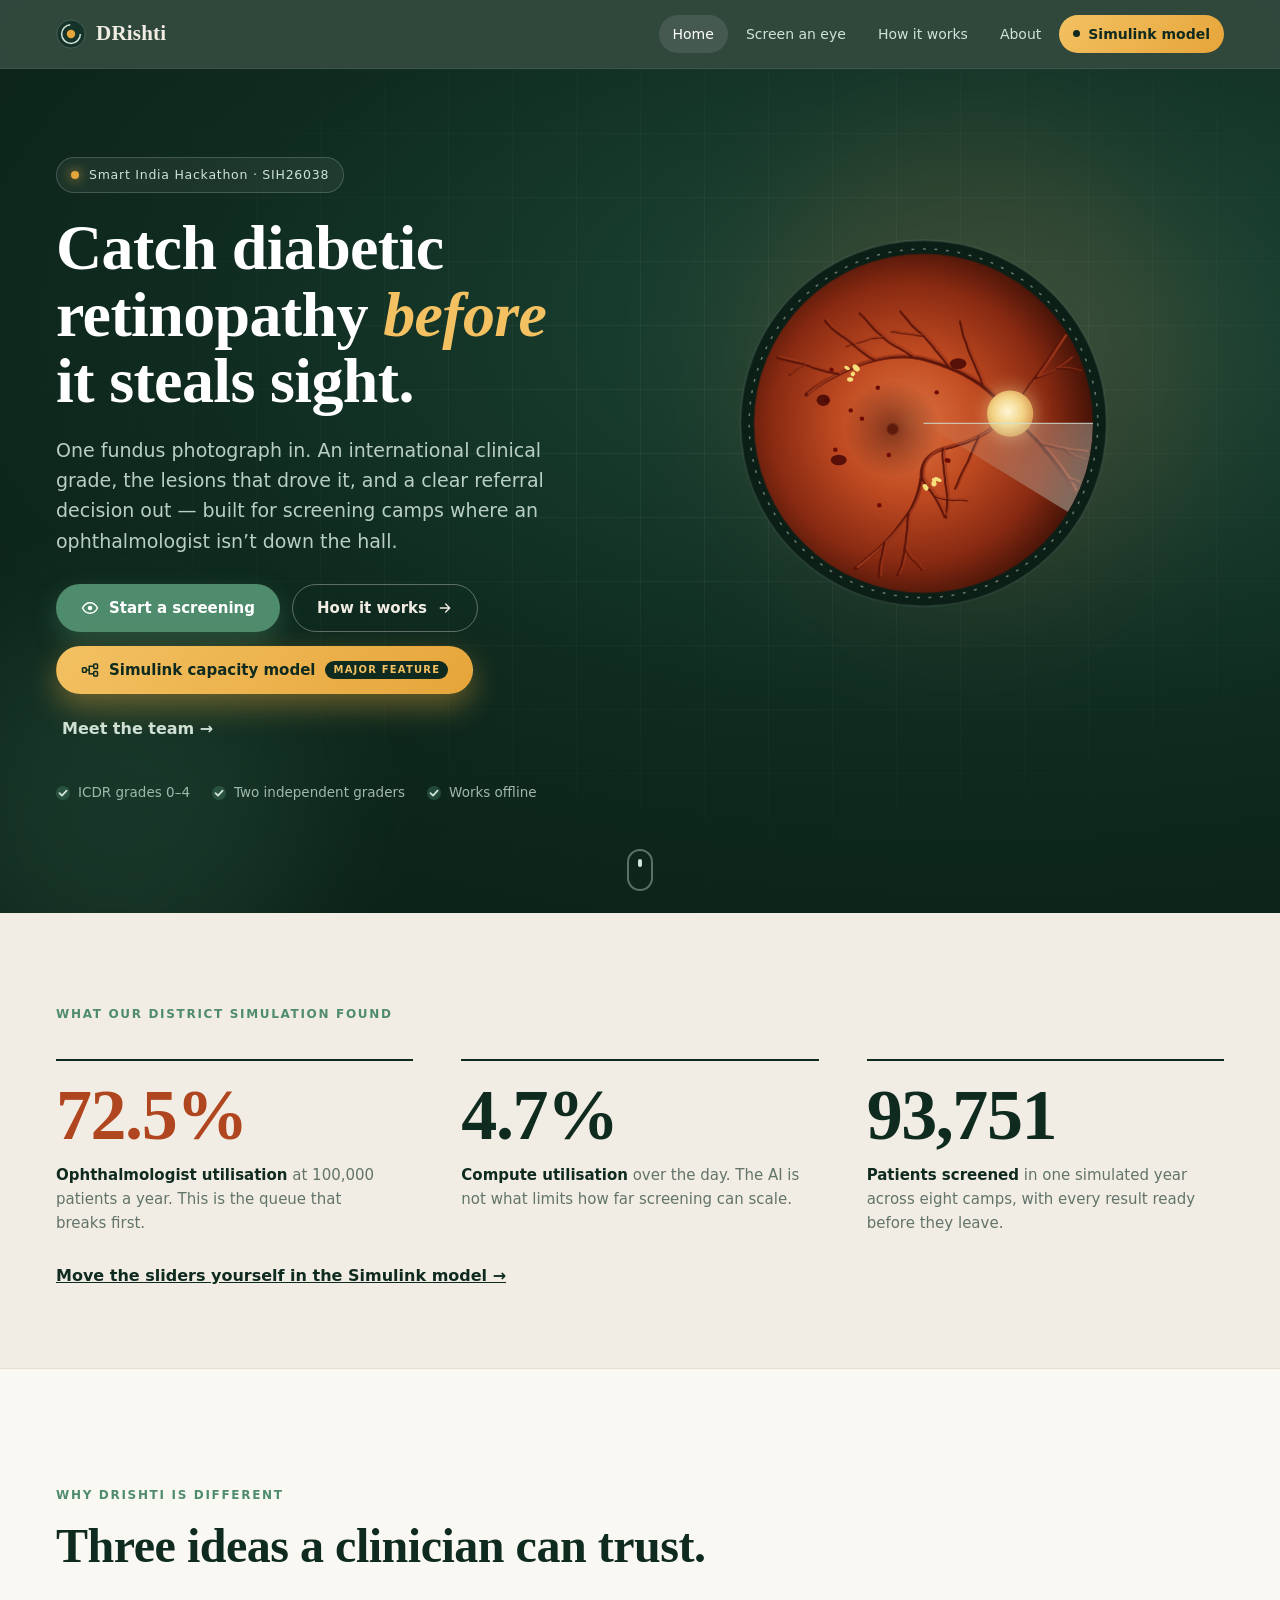
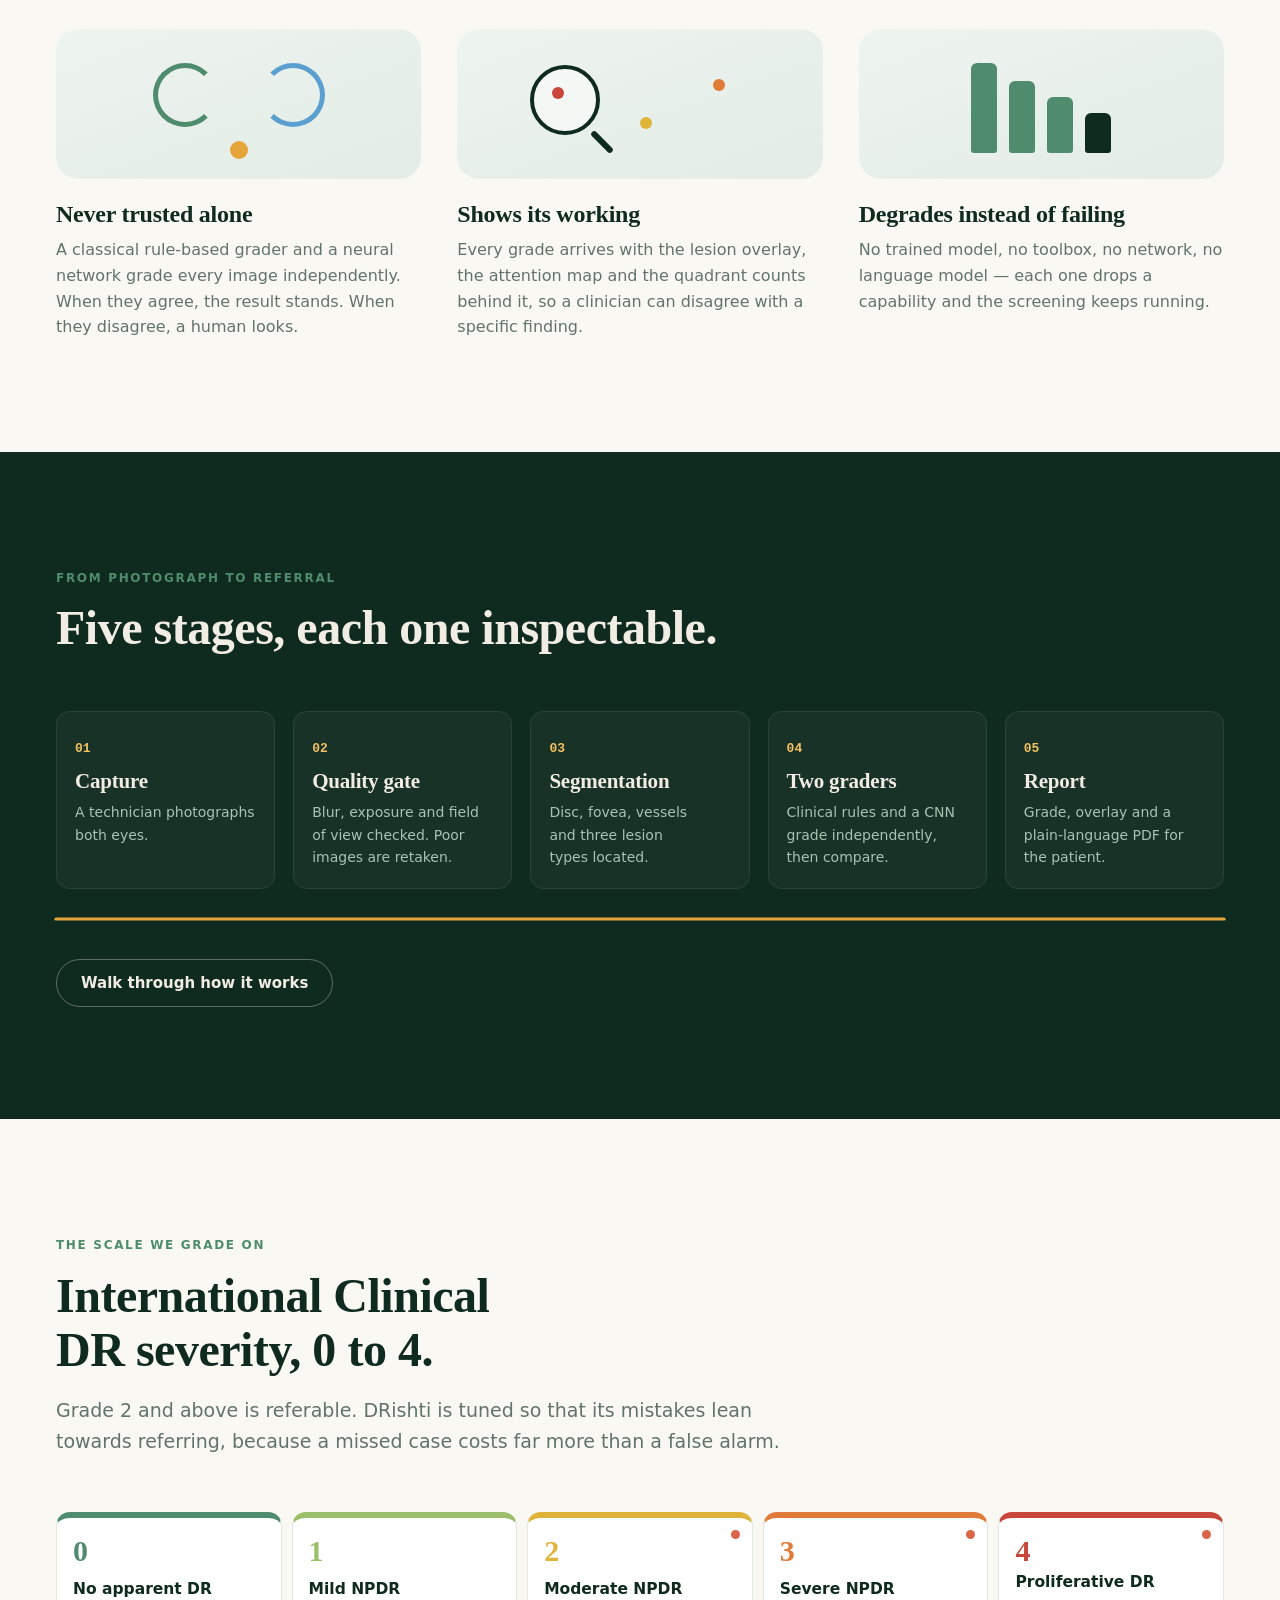
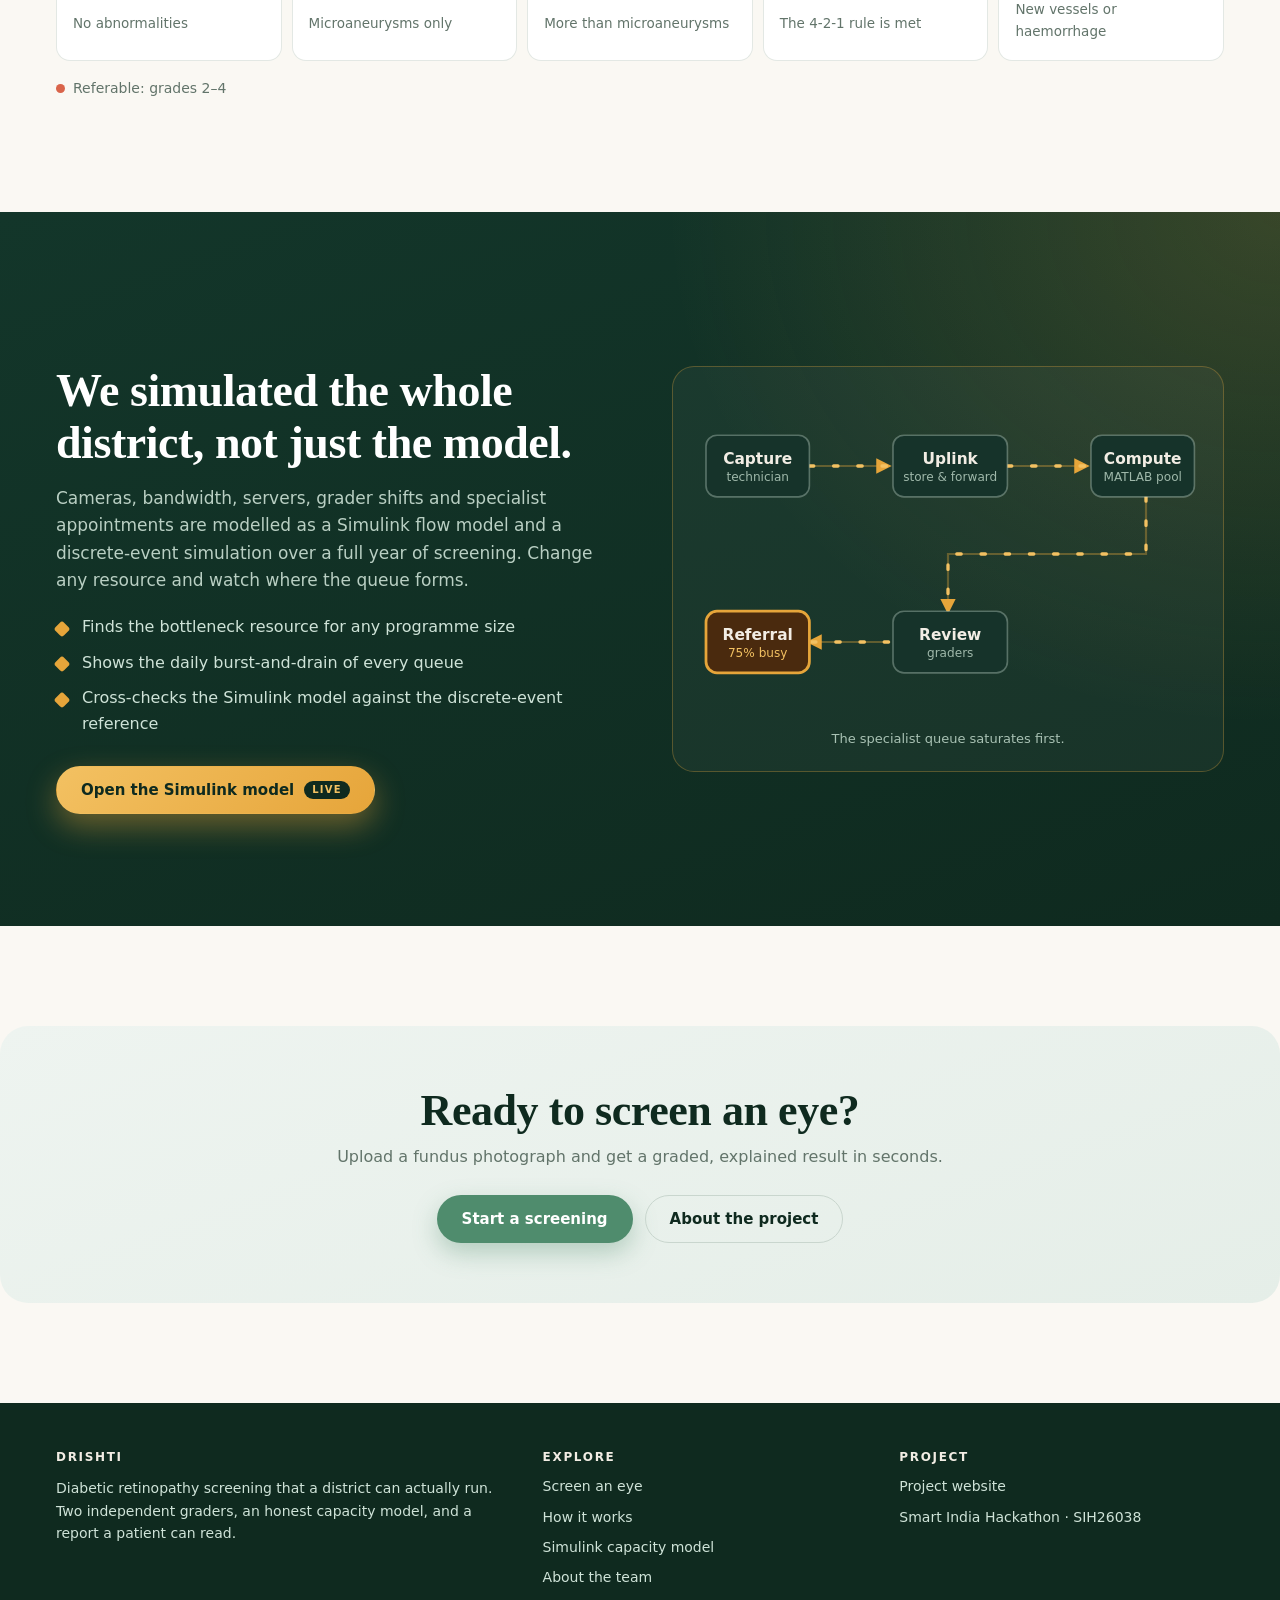
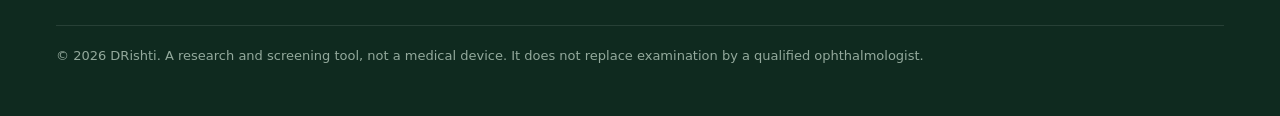
<file: index.html>
<!DOCTYPE html>
<html lang="en">
<head>
<meta charset="UTF-8">
<meta name="viewport" content="width=device-width, initial-scale=1.0">
<title>Screen for diabetic retinopathy · DRishti</title>
<meta name="description" content="DRishti - diabetic retinopathy screening that a district can actually run.">
<meta name="theme-color" content="#0f2a1f">
<link rel="icon" href="data:image/svg+xml,%3Csvg xmlns='http://www.w3.org/2000/svg' viewBox='0 0 32 32'%3E%3Ccircle cx='16' cy='16' r='15' fill='%230f2a1f'/%3E%3Ccircle cx='16' cy='16' r='9' fill='none' stroke='%23cfe3d8' stroke-width='2'/%3E%3Ccircle cx='16' cy='16' r='4' fill='%23e6a53a'/%3E%3C/svg%3E">
<link rel="stylesheet" href="/static/css/base.css">

<link rel="stylesheet" href="/static/css/retina.css">
<link rel="stylesheet" href="/static/css/landing.css">

</head>
<body class="page-home">
<a class="skip-link" href="#main">Skip to content</a>

<header class="site-header">
  <nav class="nav wrap" aria-label="Main">
    <a class="brand" href="/" aria-label="DRishti home">
      <svg class="brand-mark" viewBox="0 0 32 32" aria-hidden="true">
        <circle cx="16" cy="16" r="15" fill="#16332a" stroke="rgba(255,255,255,0.18)"/>
        <circle class="ring" cx="16" cy="16" r="10" fill="none" stroke="#cfe3d8" stroke-width="1.6" stroke-dasharray="46 17"/>
        <circle cx="16" cy="16" r="4.5" fill="#e6a53a"/>
      </svg>
      DRishti
    </a>

    <button class="nav-toggle" type="button" aria-expanded="false" aria-controls="navLinks" aria-label="Open menu">
      <svg width="20" height="20" viewBox="0 0 20 20" aria-hidden="true"><path d="M3 5h14M3 10h14M3 15h14" stroke="currentColor" stroke-width="1.8" stroke-linecap="round"/></svg>
    </button>

    <ul class="nav-links" id="navLinks">
      <li><a href="/" aria-current="page">Home</a></li>
      <li><a href="/scan" >Screen an eye</a></li>
      <li><a href="/how-it-works" >How it works</a></li>
      <li><a href="/about" >About</a></li>
      <li><a class="nav-feature" href="/simulink" ><span class="live-dot" aria-hidden="true"></span>Simulink model</a></li>
    </ul>
  </nav>
</header>

<main id="main">

<!-- ============================================================ HERO -->
<section class="hero">
  <div class="hero-bg" aria-hidden="true">
    <div class="glow glow-a"></div>
    <div class="glow glow-b"></div>
    <div class="grid-lines"></div>
  </div>

  <div class="wrap hero-grid">
    <div class="hero-copy">
      <span class="pill rise">
        <span class="pill-dot" aria-hidden="true"></span>
        Smart India Hackathon · SIH26038
      </span>

      <h1 class="rise" style="--delay:.08s">
        Catch diabetic retinopathy <em>before</em> it steals sight.
      </h1>

      <p class="hero-lede rise" style="--delay:.16s">
        One fundus photograph in. An international clinical grade, the lesions that drove it,
        and a clear referral decision out &mdash; built for screening camps where an
        ophthalmologist isn&rsquo;t down the hall.
      </p>

      <div class="cta-row rise" style="--delay:.24s">
        <a class="btn btn-primary" href="/scan">
          <svg width="18" height="18" viewBox="0 0 24 24" aria-hidden="true"><path d="M2 12s3.6-7 10-7 10 7 10 7-3.6 7-10 7S2 12 2 12Z" fill="none" stroke="currentColor" stroke-width="2"/><circle cx="12" cy="12" r="3" fill="currentColor"/></svg>
          Start a screening
        </a>
        <a class="btn btn-ghost" href="/how-it-works">
          How it works
          <svg width="16" height="16" viewBox="0 0 24 24" aria-hidden="true"><path d="M5 12h14M13 6l6 6-6 6" fill="none" stroke="currentColor" stroke-width="2" stroke-linecap="round" stroke-linejoin="round"/></svg>
        </a>
      </div>

      <div class="cta-row feature-row rise" style="--delay:.32s">
        <a class="btn btn-feature" href="/simulink">
          <svg width="18" height="18" viewBox="0 0 24 24" aria-hidden="true"><rect x="2" y="9" width="5" height="6" rx="1" fill="none" stroke="currentColor" stroke-width="2"/><rect x="17" y="4" width="5" height="6" rx="1" fill="none" stroke="currentColor" stroke-width="2"/><rect x="17" y="14" width="5" height="6" rx="1" fill="none" stroke="currentColor" stroke-width="2"/><path d="M7 12h4m0 0V7h6m-6 5v5h6" fill="none" stroke="currentColor" stroke-width="2"/></svg>
          Simulink capacity model
          <span class="feature-tag">Major feature</span>
        </a>
        <a class="text-link" href="/about">Meet the team &rarr;</a>
      </div>

      <ul class="trust rise" style="--delay:.4s" aria-label="Highlights">
        <li>ICDR grades 0&ndash;4</li>
        <li>Two independent graders</li>
        <li>Works offline</li>
      </ul>
    </div>

    <div class="hero-visual">
      <div class="retina-stage" id="heroRetina"></div>

      <aside class="result-card" id="resultCard" aria-live="polite">
        <span class="rc-kicker">Illustrative result</span>
        <div class="rc-grade">
          <span class="rc-num">2</span>
          <div>
            <strong>Moderate NPDR</strong>
            <span class="rc-refer">Referable &middot; see an ophthalmologist</span>
          </div>
        </div>
        <div class="rc-scale" aria-hidden="true">
          <span style="--c:var(--g0)"></span><span style="--c:var(--g1)"></span><span class="on" style="--c:var(--g2)"></span><span style="--c:var(--g3)"></span><span style="--c:var(--g4)"></span>
        </div>
        <ul class="rc-checks">
          <li><span class="tick" aria-hidden="true"></span>Rule-based grader</li>
          <li><span class="tick" aria-hidden="true"></span>CNN grader</li>
          <li class="agree">Both agree &rarr; result stands</li>
        </ul>
      </aside>
    </div>
  </div>

  <a class="scroll-cue" href="#numbers" aria-label="Scroll to the numbers">
    <span></span>
  </a>
</section>

<!-- ========================================================= NUMBERS -->
<section class="numbers" id="numbers">
  <div class="wrap">
    <p class="eyebrow reveal">What our district simulation found</p>
    <div class="numbers-grid">
      <div class="stat reveal" style="--delay:.05s">
        <span class="stat-num num" data-count="74.9" data-decimals="1" data-suffix="%">0%</span>
        <p><strong>Ophthalmologist utilisation</strong> at 100,000 patients a year. This is the queue
           that breaks first.</p>
      </div>
      <div class="stat reveal" style="--delay:.15s">
        <span class="stat-num num" data-count="4.9" data-decimals="1" data-suffix="%">0%</span>
        <p><strong>Compute utilisation</strong> over the day. The AI is not what limits how far
           screening can scale.</p>
      </div>
      <div class="stat reveal" style="--delay:.25s">
        <span class="stat-num num" data-count="96879">0</span>
        <p><strong>Patients screened</strong> in one simulated year across eight camps, with every
           result ready before they leave.</p>
      </div>
    </div>
    <a class="numbers-link reveal" href="/simulink">Move the sliders yourself in the Simulink model &rarr;</a>
  </div>
</section>

<!-- =========================================================== IDEAS -->
<section class="section ideas">
  <div class="wrap">
    <div class="section-head">
      <span class="eyebrow reveal">Why DRishti is different</span>
      <h2 class="reveal" style="--delay:.06s">Three ideas a clinician can trust.</h2>
    </div>

    <div class="ideas-grid">
      <article class="idea reveal" style="--delay:.05s">
        <div class="idea-art art-two" aria-hidden="true">
          <span class="dial d1"></span><span class="dial d2"></span><span class="merge"></span>
        </div>
        <h3>Never trusted alone</h3>
        <p>A classical rule-based grader and a neural network grade every image independently.
           When they agree, the result stands. When they disagree, a human looks.</p>
      </article>

      <article class="idea reveal" style="--delay:.15s">
        <div class="idea-art art-show" aria-hidden="true">
          <span class="lens"></span><span class="dot a"></span><span class="dot b"></span><span class="dot c"></span>
        </div>
        <h3>Shows its working</h3>
        <p>Every grade arrives with the lesion overlay, the attention map and the quadrant counts
           behind it, so a clinician can disagree with a specific finding.</p>
      </article>

      <article class="idea reveal" style="--delay:.25s">
        <div class="idea-art art-degrade" aria-hidden="true">
          <span class="bar b1"></span><span class="bar b2"></span><span class="bar b3"></span><span class="bar b4"></span>
        </div>
        <h3>Degrades instead of failing</h3>
        <p>No trained model, no toolbox, no network, no language model &mdash; each one drops a
           capability and the screening keeps running.</p>
      </article>
    </div>
  </div>
</section>

<!-- ======================================================== PIPELINE -->
<section class="section section-dark pipeline">
  <div class="wrap">
    <div class="section-head">
      <span class="eyebrow reveal">From photograph to referral</span>
      <h2 class="reveal" style="--delay:.06s">Five stages, each one inspectable.</h2>
    </div>

    <ol class="steps">
      <li class="step reveal" style="--delay:.00s"><span class="step-n">01</span><h3>Capture</h3><p>A technician photographs both eyes.</p></li>
      <li class="step reveal" style="--delay:.10s"><span class="step-n">02</span><h3>Quality gate</h3><p>Blur, exposure and field of view checked. Poor images are retaken.</p></li>
      <li class="step reveal" style="--delay:.20s"><span class="step-n">03</span><h3>Segmentation</h3><p>Disc, fovea, vessels and three lesion types located.</p></li>
      <li class="step reveal" style="--delay:.30s"><span class="step-n">04</span><h3>Two graders</h3><p>Clinical rules and a CNN grade independently, then compare.</p></li>
      <li class="step reveal" style="--delay:.40s"><span class="step-n">05</span><h3>Report</h3><p>Grade, overlay and a plain-language PDF for the patient.</p></li>
    </ol>
    <svg class="steps-line draw-on-scroll" viewBox="0 0 1000 8" preserveAspectRatio="none" aria-hidden="true"><line x1="0" y1="4" x2="1000" y2="4"/></svg>

    <div class="pipeline-cta reveal">
      <a class="btn btn-ghost" href="/how-it-works">Walk through how it works</a>
    </div>
  </div>
</section>

<!-- ============================================================ ICDR -->
<section class="section icdr">
  <div class="wrap">
    <div class="section-head">
      <span class="eyebrow reveal">The scale we grade on</span>
      <h2 class="reveal" style="--delay:.06s">International Clinical DR severity, 0 to 4.</h2>
      <p class="lede reveal" style="--delay:.12s">Grade 2 and above is referable. DRishti is tuned so
        that its mistakes lean towards referring, because a missed case costs far more than a
        false alarm.</p>
    </div>

    <ol class="scale">
      <li class="reveal-scale" style="--delay:.00s;--c:var(--g0)"><span class="g">0</span><strong>No apparent DR</strong><span>No abnormalities</span></li>
      <li class="reveal-scale" style="--delay:.08s;--c:var(--g1)"><span class="g">1</span><strong>Mild NPDR</strong><span>Microaneurysms only</span></li>
      <li class="reveal-scale refer" style="--delay:.16s;--c:var(--g2)"><span class="g">2</span><strong>Moderate NPDR</strong><span>More than microaneurysms</span></li>
      <li class="reveal-scale refer" style="--delay:.24s;--c:var(--g3)"><span class="g">3</span><strong>Severe NPDR</strong><span>The 4-2-1 rule is met</span></li>
      <li class="reveal-scale refer" style="--delay:.32s;--c:var(--g4)"><span class="g">4</span><strong>Proliferative DR</strong><span>New vessels or haemorrhage</span></li>
    </ol>
    <p class="scale-note reveal"><span class="refer-key" aria-hidden="true"></span>Referable: grades 2&ndash;4</p>
  </div>
</section>

<!-- ======================================================== SIMULINK -->
<section class="section spotlight">
  <div class="wrap spotlight-grid">
    <div class="spotlight-copy">
      <span class="feature-tag reveal">Major feature</span>
      <h2 class="reveal" style="--delay:.06s">We simulated the whole district, not just the model.</h2>
      <p class="reveal" style="--delay:.12s">Cameras, bandwidth, servers, grader shifts and specialist
         appointments are modelled as a Simulink flow model and a discrete-event simulation over a full
         year of screening. Change any resource and watch where the queue forms.</p>
      <ul class="spot-list reveal" style="--delay:.18s">
        <li>Finds the bottleneck resource for any programme size</li>
        <li>Shows the daily burst-and-drain of every queue</li>
        <li>Cross-checks the Simulink model against the discrete-event reference</li>
      </ul>
      <a class="btn btn-feature reveal" style="--delay:.24s" href="/simulink">
        Open the Simulink model <span class="feature-tag">Live</span>
      </a>
    </div>

    <figure class="mini-diagram reveal-scale" aria-label="Five queue stages connected in sequence with work flowing between them">
      <svg viewBox="0 0 460 300" role="img">
        <defs>
          <marker id="arrowHead" viewBox="0 0 10 10" refX="8" refY="5" markerWidth="7" markerHeight="7" orient="auto-start-reverse">
            <path d="M0,0 L10,5 L0,10 z" fill="#e6a53a"/>
          </marker>
        </defs>
        <g class="md-links">
          <path d="M104 70 H176" marker-end="url(#arrowHead)"/>
          <path d="M284 70 H356" marker-end="url(#arrowHead)"/>
          <path d="M410 98 V150 H230 V202" marker-end="url(#arrowHead)"/>
          <path d="M176 230 H104" marker-end="url(#arrowHead)"/>
        </g>
        <g class="md-flow">
          <path d="M104 70 H176"/><path d="M284 70 H356"/><path d="M410 98 V150 H230 V202"/><path d="M176 230 H104"/>
        </g>
        <g class="md-blocks">
          <g class="blk" style="--b:0"><rect x="10" y="42" width="94" height="56" rx="10"/><text x="57" y="68">Capture</text><text class="sub" x="57" y="84">technician</text></g>
          <g class="blk" style="--b:1"><rect x="180" y="42" width="104" height="56" rx="10"/><text x="232" y="68">Uplink</text><text class="sub" x="232" y="84">store &amp; forward</text></g>
          <g class="blk" style="--b:2"><rect x="360" y="42" width="94" height="56" rx="10"/><text x="407" y="68">Compute</text><text class="sub" x="407" y="84">MATLAB pool</text></g>
          <g class="blk" style="--b:3"><rect x="180" y="202" width="104" height="56" rx="10"/><text x="232" y="228">Review</text><text class="sub" x="232" y="244">graders</text></g>
          <g class="blk hot" style="--b:4"><rect x="10" y="202" width="94" height="56" rx="10"/><text x="57" y="228">Referral</text><text class="sub" x="57" y="244">75% busy</text></g>
        </g>
      </svg>
      <figcaption>The specialist queue saturates first.</figcaption>
    </figure>
  </div>
</section>

<!-- ============================================================= CTA -->
<section class="closing">
  <div class="wrap closing-inner reveal">
    <h2>Ready to screen an eye?</h2>
    <p>Upload a fundus photograph and get a graded, explained result in seconds.</p>
    <div class="cta-row">
      <a class="btn btn-primary" href="/scan">Start a screening</a>
      <a class="btn btn-outline" href="/about">About the project</a>
    </div>
  </div>
</section>

</main>

<footer class="site-footer">
  <div class="wrap">
    <div class="footer-grid">
      <div>
        <h4>DRishti</h4>
        <p>Diabetic retinopathy screening that a district can actually run. Two independent graders,
           an honest capacity model, and a report a patient can read.</p>
      </div>
      <div>
        <h4>Explore</h4>
        <ul>
          <li><a href="/scan">Screen an eye</a></li>
          <li><a href="/how-it-works">How it works</a></li>
          <li><a href="/simulink">Simulink capacity model</a></li>
          <li><a href="/about">About the team</a></li>
        </ul>
      </div>
      <div>
        <h4>Project</h4>
        <ul>
          
          
          <li><a href="https://drishti.kandu.kr/" rel="noopener">Project website</a></li>
          <li>Smart India Hackathon · SIH26038</li>
        </ul>
      </div>
    </div>
    <p class="footer-note">&copy; 2026 DRishti. A research and screening tool, not a medical device.
       It does not replace examination by a qualified ophthalmologist.</p>
  </div>
</footer>

<script src="/static/js/motion.js"></script>

<script src="/static/js/retina.js"></script>
<script src="/static/js/landing.js"></script>

</body>
</html>
</file>
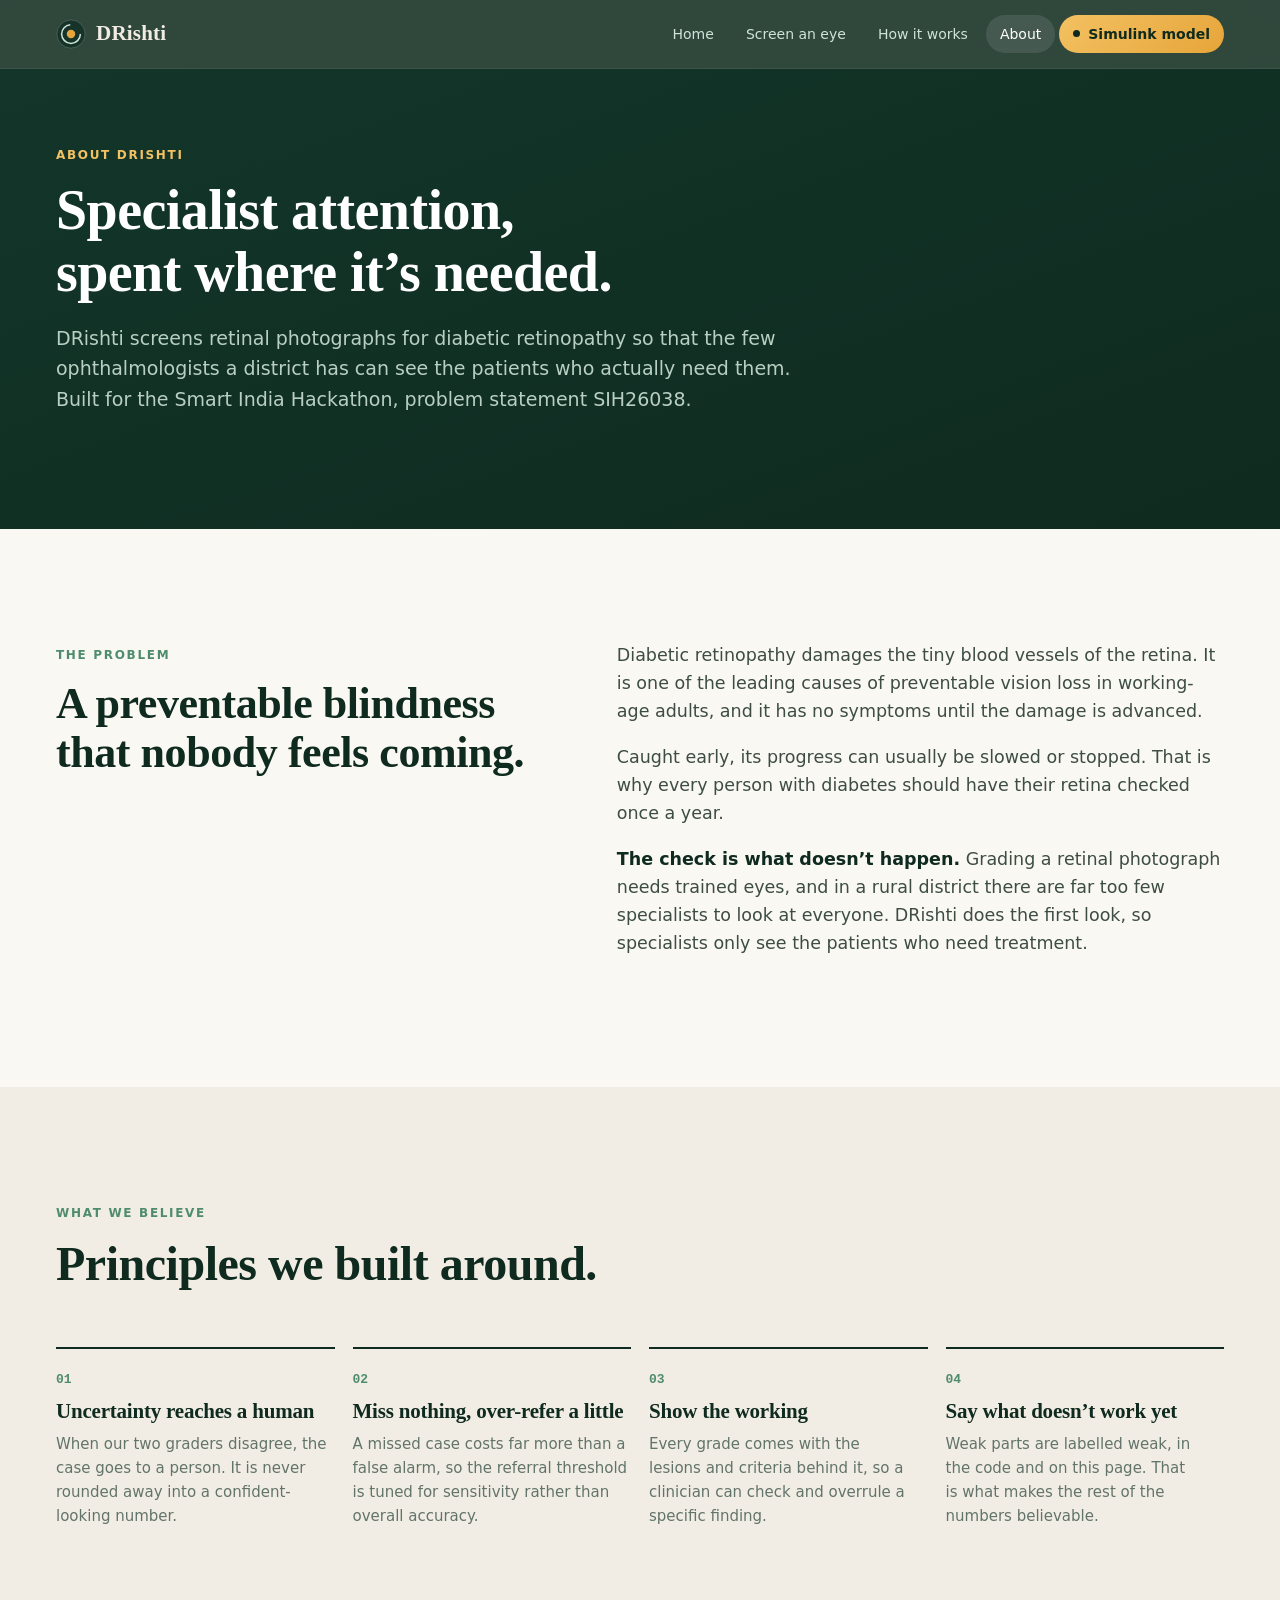
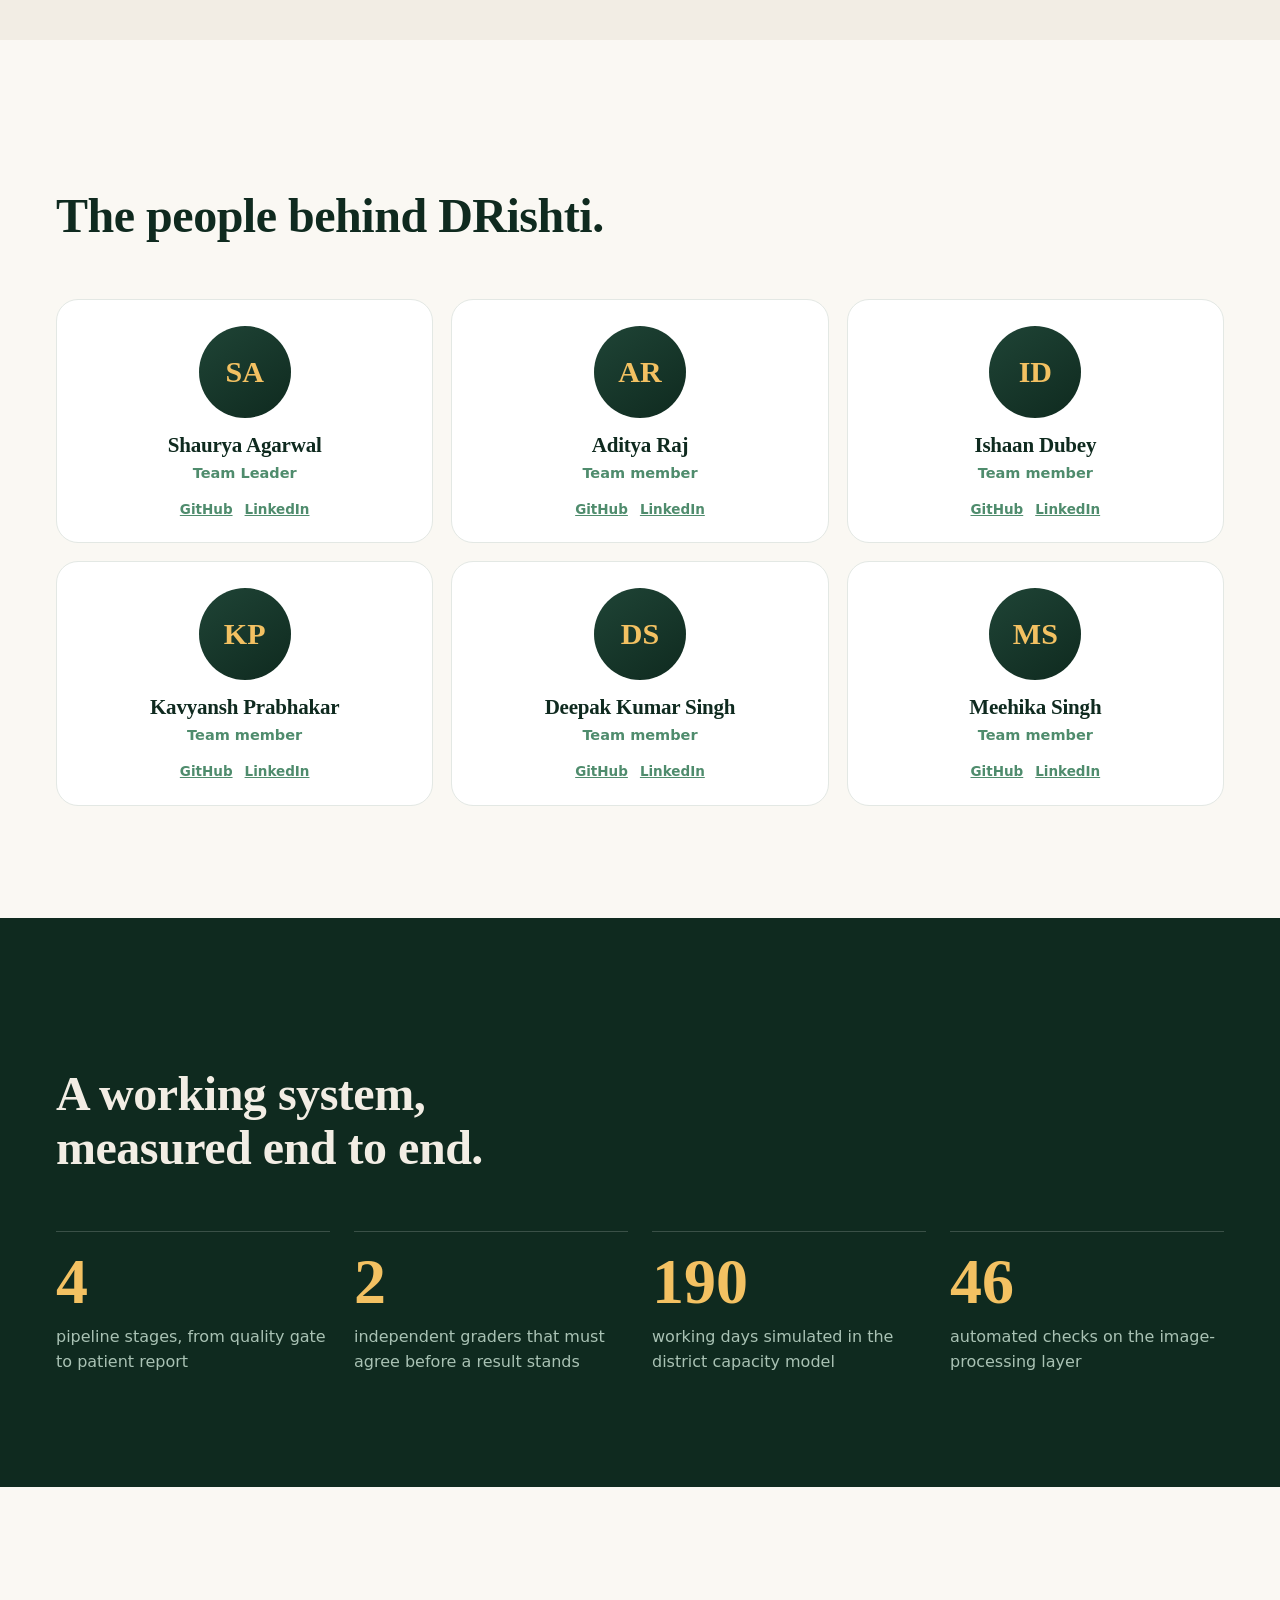
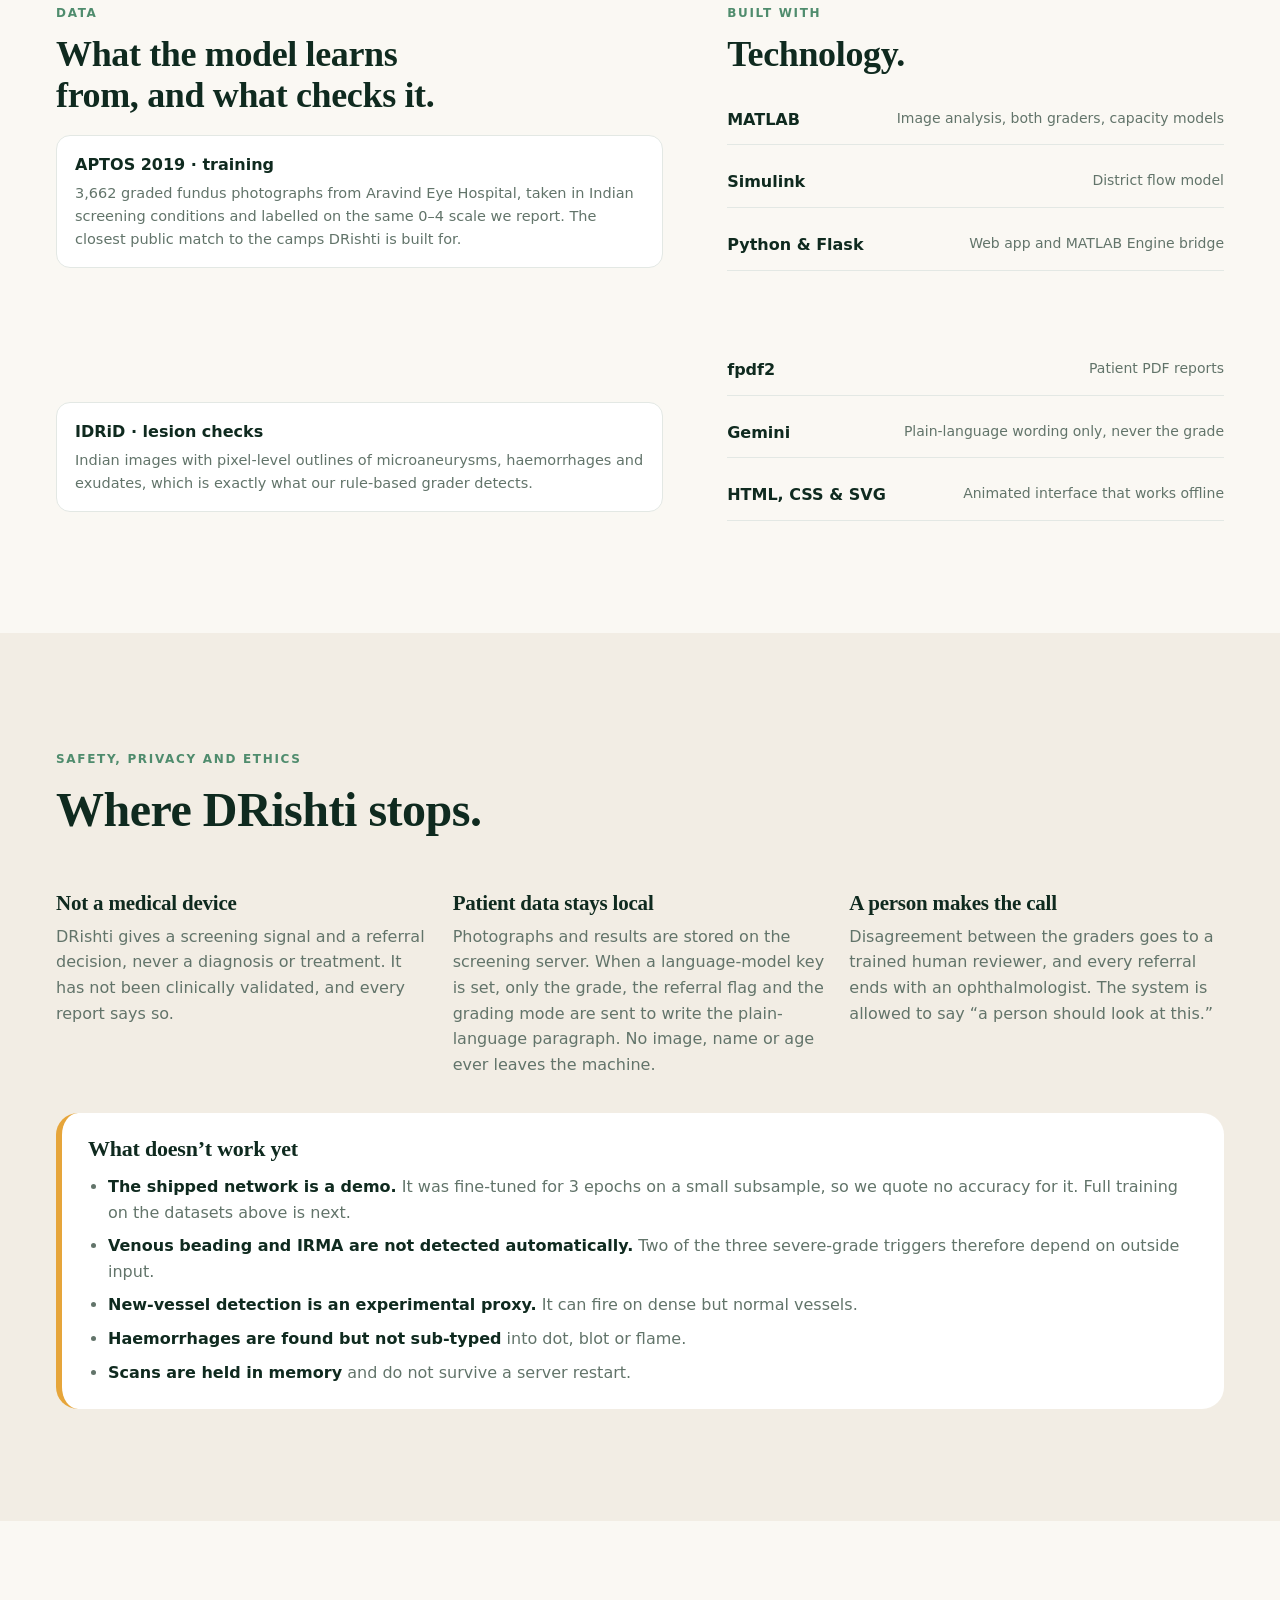
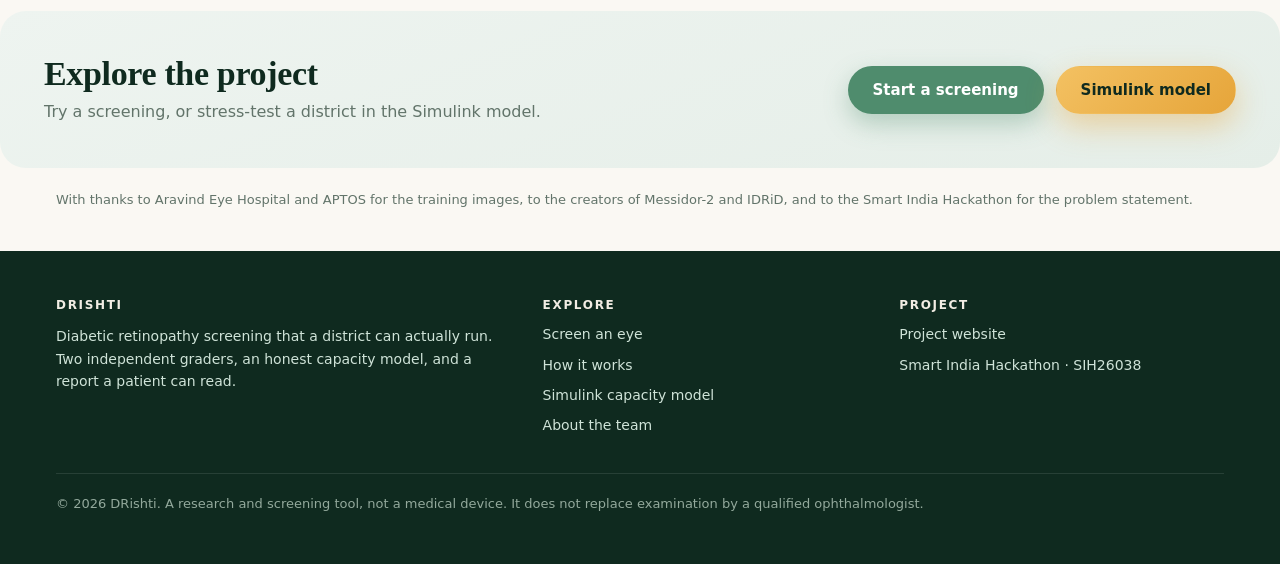
<file: about/index.html>
<!DOCTYPE html>
<html lang="en">
<head>
<meta charset="UTF-8">
<meta name="viewport" content="width=device-width, initial-scale=1.0">
<title>About · DRishti</title>
<meta name="description" content="DRishti - diabetic retinopathy screening that a district can actually run.">
<meta name="theme-color" content="#0f2a1f">
<link rel="icon" href="data:image/svg+xml,%3Csvg xmlns='http://www.w3.org/2000/svg' viewBox='0 0 32 32'%3E%3Ccircle cx='16' cy='16' r='15' fill='%230f2a1f'/%3E%3Ccircle cx='16' cy='16' r='9' fill='none' stroke='%23cfe3d8' stroke-width='2'/%3E%3Ccircle cx='16' cy='16' r='4' fill='%23e6a53a'/%3E%3C/svg%3E">
<link rel="stylesheet" href="/static/css/base.css">

<link rel="stylesheet" href="/static/css/about.css">

</head>
<body class="page-about">
<a class="skip-link" href="#main">Skip to content</a>

<header class="site-header">
  <nav class="nav wrap" aria-label="Main">
    <a class="brand" href="/" aria-label="DRishti home">
      <svg class="brand-mark" viewBox="0 0 32 32" aria-hidden="true">
        <circle cx="16" cy="16" r="15" fill="#16332a" stroke="rgba(255,255,255,0.18)"/>
        <circle class="ring" cx="16" cy="16" r="10" fill="none" stroke="#cfe3d8" stroke-width="1.6" stroke-dasharray="46 17"/>
        <circle cx="16" cy="16" r="4.5" fill="#e6a53a"/>
      </svg>
      DRishti
    </a>

    <button class="nav-toggle" type="button" aria-expanded="false" aria-controls="navLinks" aria-label="Open menu">
      <svg width="20" height="20" viewBox="0 0 20 20" aria-hidden="true"><path d="M3 5h14M3 10h14M3 15h14" stroke="currentColor" stroke-width="1.8" stroke-linecap="round"/></svg>
    </button>

    <ul class="nav-links" id="navLinks">
      <li><a href="/" >Home</a></li>
      <li><a href="/scan" >Screen an eye</a></li>
      <li><a href="/how-it-works" >How it works</a></li>
      <li><a href="/about" aria-current="page">About</a></li>
      <li><a class="nav-feature" href="/simulink" ><span class="live-dot" aria-hidden="true"></span>Simulink model</a></li>
    </ul>
  </nav>
</header>

<main id="main">


<section class="page-head about-head">
  <div class="wrap">
    <span class="eyebrow">About DRishti</span>
    <h1>Specialist attention, spent where it&rsquo;s needed.</h1>
    <p class="lede">DRishti screens retinal photographs for diabetic retinopathy so that the few
       ophthalmologists a district has can see the patients who actually need them.
       Built for the Smart India Hackathon, problem statement SIH26038.</p>
  </div>
</section>

<!-- ========================================================== problem -->
<section class="section problem">
  <div class="wrap problem-grid">
    <div>
      <span class="eyebrow reveal">The problem</span>
      <h2 class="reveal" style="--delay:.06s">A preventable blindness that nobody feels coming.</h2>
    </div>
    <div class="problem-points">
      <p class="reveal">Diabetic retinopathy damages the tiny blood vessels of the retina. It is one of
         the leading causes of preventable vision loss in working-age adults, and it has no symptoms
         until the damage is advanced.</p>
      <p class="reveal" style="--delay:.08s">Caught early, its progress can usually be slowed or
         stopped. That is why every person with diabetes should have their retina checked once a year.</p>
      <p class="reveal" style="--delay:.16s"><strong>The check is what doesn&rsquo;t happen.</strong>
         Grading a retinal photograph needs trained eyes, and in a rural district there are far too
         few specialists to look at everyone. DRishti does the first look, so specialists only see the
         patients who need treatment.</p>
    </div>
  </div>
</section>

<!-- =========================================================== values -->
<section class="section values">
  <div class="wrap">
    <div class="section-head">
      <span class="eyebrow reveal">What we believe</span>
      <h2 class="reveal" style="--delay:.06s">Principles we built around.</h2>
    </div>
    <div class="values-grid">
      <div class="value reveal" style="--delay:.00s">
        <span class="v-num">01</span>
        <h3>Uncertainty reaches a human</h3>
        <p>When our two graders disagree, the case goes to a person. It is never rounded away into a
           confident-looking number.</p>
      </div>
      <div class="value reveal" style="--delay:.08s">
        <span class="v-num">02</span>
        <h3>Miss nothing, over-refer a little</h3>
        <p>A missed case costs far more than a false alarm, so the referral threshold is tuned for
           sensitivity rather than overall accuracy.</p>
      </div>
      <div class="value reveal" style="--delay:.16s">
        <span class="v-num">03</span>
        <h3>Show the working</h3>
        <p>Every grade comes with the lesions and criteria behind it, so a clinician can check and
           overrule a specific finding.</p>
      </div>
      <div class="value reveal" style="--delay:.24s">
        <span class="v-num">04</span>
        <h3>Say what doesn&rsquo;t work yet</h3>
        <p>Weak parts are labelled weak, in the code and on this page. That is what makes the rest
           of the numbers believable.</p>
      </div>
    </div>
  </div>
</section>

<!-- ============================================================= team -->
<section class="section team" id="team">
  <div class="wrap">
    <div class="section-head">
      <span class="eyebrow reveal">The team</span>
      <h2 class="reveal" style="--delay:.06s">The people behind DRishti.</h2>
    </div>

    <ul class="team-grid">
      
      <li class="member reveal" style="--delay:0.00s">
        <div class="avatar" aria-hidden="true">
          SA
        </div>
        <h3>Shaurya Agarwal</h3>
        <p class="role">Team Leader</p>
        
        
        
        <div class="links">
          <a href="https://github.com/Shaurya-web548" rel="noopener" aria-label="Shaurya Agarwal on GitHub">GitHub</a>
          <a href="https://www.linkedin.com/in/shaurya-agarwal-aa268127a" rel="noopener" aria-label="Shaurya Agarwal on LinkedIn">LinkedIn</a>
          
        </div>
        
      </li>
      
      <li class="member reveal" style="--delay:0.07s">
        <div class="avatar" aria-hidden="true">
          AR
        </div>
        <h3>Aditya Raj</h3>
        <p class="role">Team member</p>
        
        
        
        <div class="links">
          <a href="https://github.com/ADITYARAJ716" rel="noopener" aria-label="Aditya Raj on GitHub">GitHub</a>
          <a href="https://www.linkedin.com/in/aditya-raj-b52584364" rel="noopener" aria-label="Aditya Raj on LinkedIn">LinkedIn</a>
          
        </div>
        
      </li>
      
      <li class="member reveal" style="--delay:0.14s">
        <div class="avatar" aria-hidden="true">
          ID
        </div>
        <h3>Ishaan Dubey</h3>
        <p class="role">Team member</p>
        
        
        
        <div class="links">
          <a href="https://github.com/ishaancodes007" rel="noopener" aria-label="Ishaan Dubey on GitHub">GitHub</a>
          <a href="https://www.linkedin.com/in/ishaan-dubey-74826636a" rel="noopener" aria-label="Ishaan Dubey on LinkedIn">LinkedIn</a>
          
        </div>
        
      </li>
      
      <li class="member reveal" style="--delay:0.21s">
        <div class="avatar" aria-hidden="true">
          KP
        </div>
        <h3>Kavyansh Prabhakar</h3>
        <p class="role">Team member</p>
        
        
        
        <div class="links">
          <a href="https://github.com/prabhakarkavyansh" rel="noopener" aria-label="Kavyansh Prabhakar on GitHub">GitHub</a>
          <a href="https://www.linkedin.com/in/kavyansh-prabhakar-a54ba4331" rel="noopener" aria-label="Kavyansh Prabhakar on LinkedIn">LinkedIn</a>
          
        </div>
        
      </li>
      
      <li class="member reveal" style="--delay:0.28s">
        <div class="avatar" aria-hidden="true">
          DS
        </div>
        <h3>Deepak Kumar Singh</h3>
        <p class="role">Team member</p>
        
        
        
        <div class="links">
          <a href="https://github.com/defcq" rel="noopener" aria-label="Deepak Kumar Singh on GitHub">GitHub</a>
          <a href="https://www.linkedin.com/in/deepak-kumar-singh-643b74307" rel="noopener" aria-label="Deepak Kumar Singh on LinkedIn">LinkedIn</a>
          
        </div>
        
      </li>
      
      <li class="member reveal" style="--delay:0.35s">
        <div class="avatar" aria-hidden="true">
          MS
        </div>
        <h3>Meehika Singh</h3>
        <p class="role">Team member</p>
        
        
        
        <div class="links">
          <a href="https://github.com/meehikasingh" rel="noopener" aria-label="Meehika Singh on GitHub">GitHub</a>
          <a href="https://www.linkedin.com/in/meehika-singh-7a8a1643a" rel="noopener" aria-label="Meehika Singh on LinkedIn">LinkedIn</a>
          
        </div>
        
      </li>
      
    </ul>

    
    
  </div>
</section>

<!-- ========================================================== numbers -->
<section class="section section-dark built">
  <div class="wrap">
    <div class="section-head">
      <span class="eyebrow reveal" style="color:var(--amber-2)">What we built</span>
      <h2 class="reveal" style="--delay:.06s">A working system, measured end to end.</h2>
    </div>
    <dl class="built-grid">
      <div class="reveal"><dt class="num" data-count="5">0</dt><dd>pipeline stages, from quality gate to patient report</dd></div>
      <div class="reveal" style="--delay:.08s"><dt class="num" data-count="2">0</dt><dd>independent graders that must agree before a result stands</dd></div>
      <div class="reveal" style="--delay:.16s"><dt class="num" data-count="250">0</dt><dd>working days simulated in the district capacity model</dd></div>
      <div class="reveal" style="--delay:.24s"><dt class="num" data-count="61">0</dt><dd>automated checks on the image-processing layer</dd></div>
    </dl>
  </div>
</section>

<!-- ======================================================= data + tech -->
<section class="section stack">
  <div class="wrap stack-grid">
    <div>
      <span class="eyebrow reveal">Data</span>
      <h2 class="reveal" style="--delay:.06s">What the model learns from, and what checks it.</h2>
      <ul class="data-list">
        <li class="reveal">
          <strong>APTOS 2019 &middot; training</strong>
          <span>3,662 graded fundus photographs from Aravind Eye Hospital, taken in Indian screening
                conditions and labelled on the same 0&ndash;4 scale we report. The closest public match to
                the camps DRishti is built for.</span>
        </li>
        <li class="reveal" style="--delay:.08s">
          <strong>Messidor-2 &middot; external test</strong>
          <span>A different population and camera, held out entirely, to catch a model that has only
                learned one clinic&rsquo;s photographs.</span>
        </li>
        <li class="reveal" style="--delay:.16s">
          <strong>IDRiD &middot; lesion checks</strong>
          <span>Indian images with pixel-level outlines of microaneurysms, haemorrhages and exudates,
                which is exactly what our rule-based grader detects.</span>
        </li>
      </ul>
    </div>
    <div>
      <span class="eyebrow reveal">Built with</span>
      <h2 class="reveal" style="--delay:.06s">Technology.</h2>
      <ul class="tech">
        <li class="reveal"><strong>MATLAB</strong><span>Image analysis, both graders, capacity models</span></li>
        <li class="reveal" style="--delay:.05s"><strong>Simulink</strong><span>District flow model</span></li>
        <li class="reveal" style="--delay:.10s"><strong>Python &amp; Flask</strong><span>Web app and MATLAB Engine bridge</span></li>
        <li class="reveal" style="--delay:.15s"><strong>EfficientNet-B0</strong><span>Neural grader, transfer-learned</span></li>
        <li class="reveal" style="--delay:.20s"><strong>fpdf2</strong><span>Patient PDF reports</span></li>
        <li class="reveal" style="--delay:.25s"><strong>Gemini</strong><span>Plain-language wording only, never the grade</span></li>
        <li class="reveal" style="--delay:.30s"><strong>HTML, CSS &amp; SVG</strong><span>Animated interface that works offline</span></li>
      </ul>
    </div>
  </div>
</section>

<!-- ============================================================ safety -->
<section class="section safety">
  <div class="wrap">
    <div class="section-head">
      <span class="eyebrow reveal">Safety, privacy and ethics</span>
      <h2 class="reveal" style="--delay:.06s">Where DRishti stops.</h2>
    </div>
    <div class="safety-grid">
      <div class="reveal">
        <h3>Not a medical device</h3>
        <p>DRishti gives a screening signal and a referral decision, never a diagnosis or treatment.
           It has not been clinically validated, and every report says so.</p>
      </div>
      <div class="reveal" style="--delay:.08s">
        <h3>Patient data stays local</h3>
        <p>Photographs and results are stored on the screening server. When a language-model key is
           set, only the grade, the referral flag and the grading mode are sent to write the
           plain-language paragraph. No image, name or age ever leaves the machine.</p>
      </div>
      <div class="reveal" style="--delay:.16s">
        <h3>A person makes the call</h3>
        <p>Disagreement between the graders goes to a trained human reviewer, and every referral ends
           with an ophthalmologist. The system is allowed to say &ldquo;a person should look at this.&rdquo;</p>
      </div>
    </div>

    <div class="limits reveal">
      <h3>What doesn&rsquo;t work yet</h3>
      <ul>
        <li><strong>The shipped network is a demo.</strong> It was fine-tuned for 3 epochs on a small
            subsample, so we quote no accuracy for it. Full training on the datasets above is next.</li>
        <li><strong>Venous beading and IRMA are not detected automatically.</strong> Two of the three
            severe-grade triggers therefore depend on outside input.</li>
        <li><strong>New-vessel detection is an experimental proxy.</strong> It can fire on dense but
            normal vessels.</li>
        <li><strong>Haemorrhages are found but not sub-typed</strong> into dot, blot or flame.</li>
        <li><strong>Scans are held in memory</strong> and do not survive a server restart.</li>
      </ul>
    </div>
  </div>
</section>

<!-- ============================================================= links -->
<section class="closing-about">
  <div class="wrap closing-grid reveal">
    <div>
      <h2>Explore the project</h2>
      <p>Try a screening, or stress-test a district in the Simulink model.</p>
    </div>
    <div class="cta-row">
      
      <a class="btn btn-primary" href="/scan">Start a screening</a>
      <a class="btn btn-feature" href="/simulink">Simulink model</a>
    </div>
  </div>
  <p class="wrap ack">With thanks to Aravind Eye Hospital and APTOS for the training images, to the
     creators of Messidor-2 and IDRiD, and to the Smart India Hackathon for the problem statement.</p>
</section>

</main>

<footer class="site-footer">
  <div class="wrap">
    <div class="footer-grid">
      <div>
        <h4>DRishti</h4>
        <p>Diabetic retinopathy screening that a district can actually run. Two independent graders,
           an honest capacity model, and a report a patient can read.</p>
      </div>
      <div>
        <h4>Explore</h4>
        <ul>
          <li><a href="/scan">Screen an eye</a></li>
          <li><a href="/how-it-works">How it works</a></li>
          <li><a href="/simulink">Simulink capacity model</a></li>
          <li><a href="/about">About the team</a></li>
        </ul>
      </div>
      <div>
        <h4>Project</h4>
        <ul>
          
          
          <li><a href="https://drishti.kandu.kr/" rel="noopener">Project website</a></li>
          <li>Smart India Hackathon · SIH26038</li>
        </ul>
      </div>
    </div>
    <p class="footer-note">&copy; 2026 DRishti. A research and screening tool, not a medical device.
       It does not replace examination by a qualified ophthalmologist.</p>
  </div>
</footer>

<script src="/static/js/motion.js"></script>

</body>
</html>
</file>
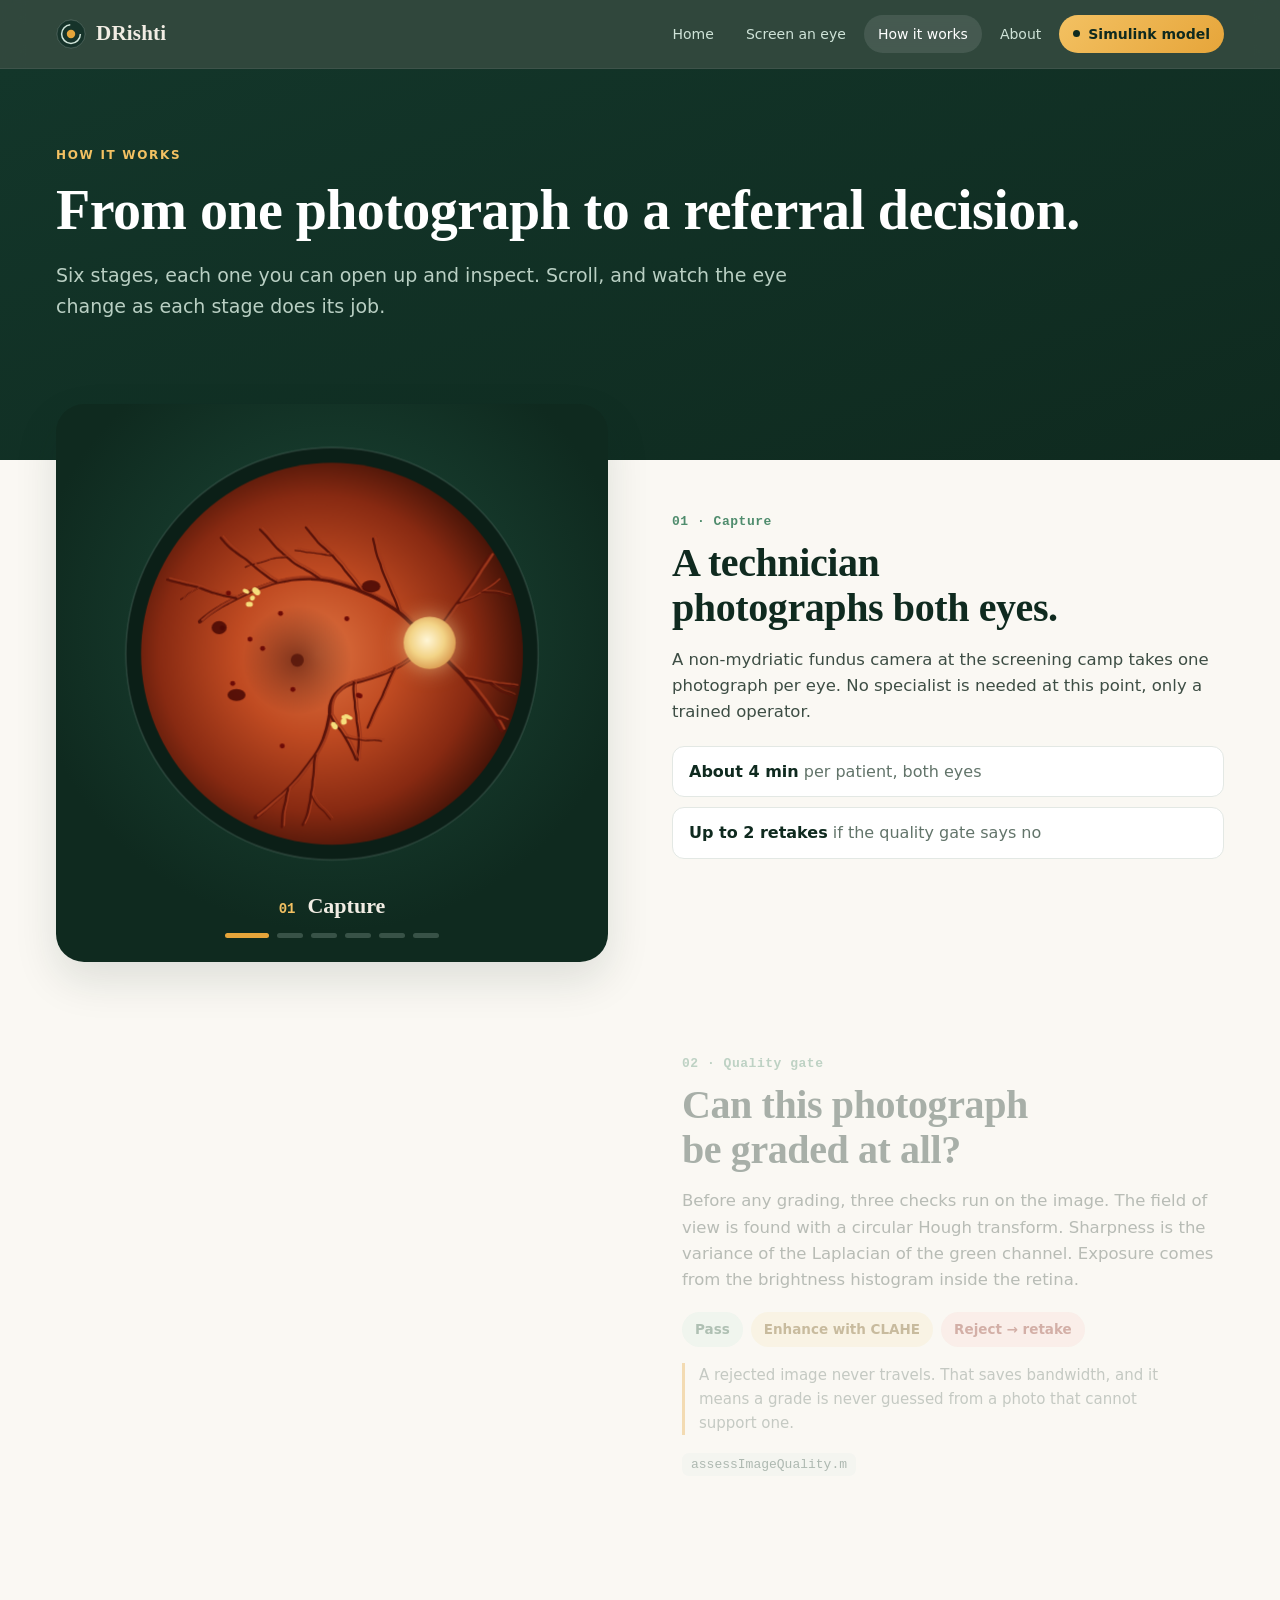
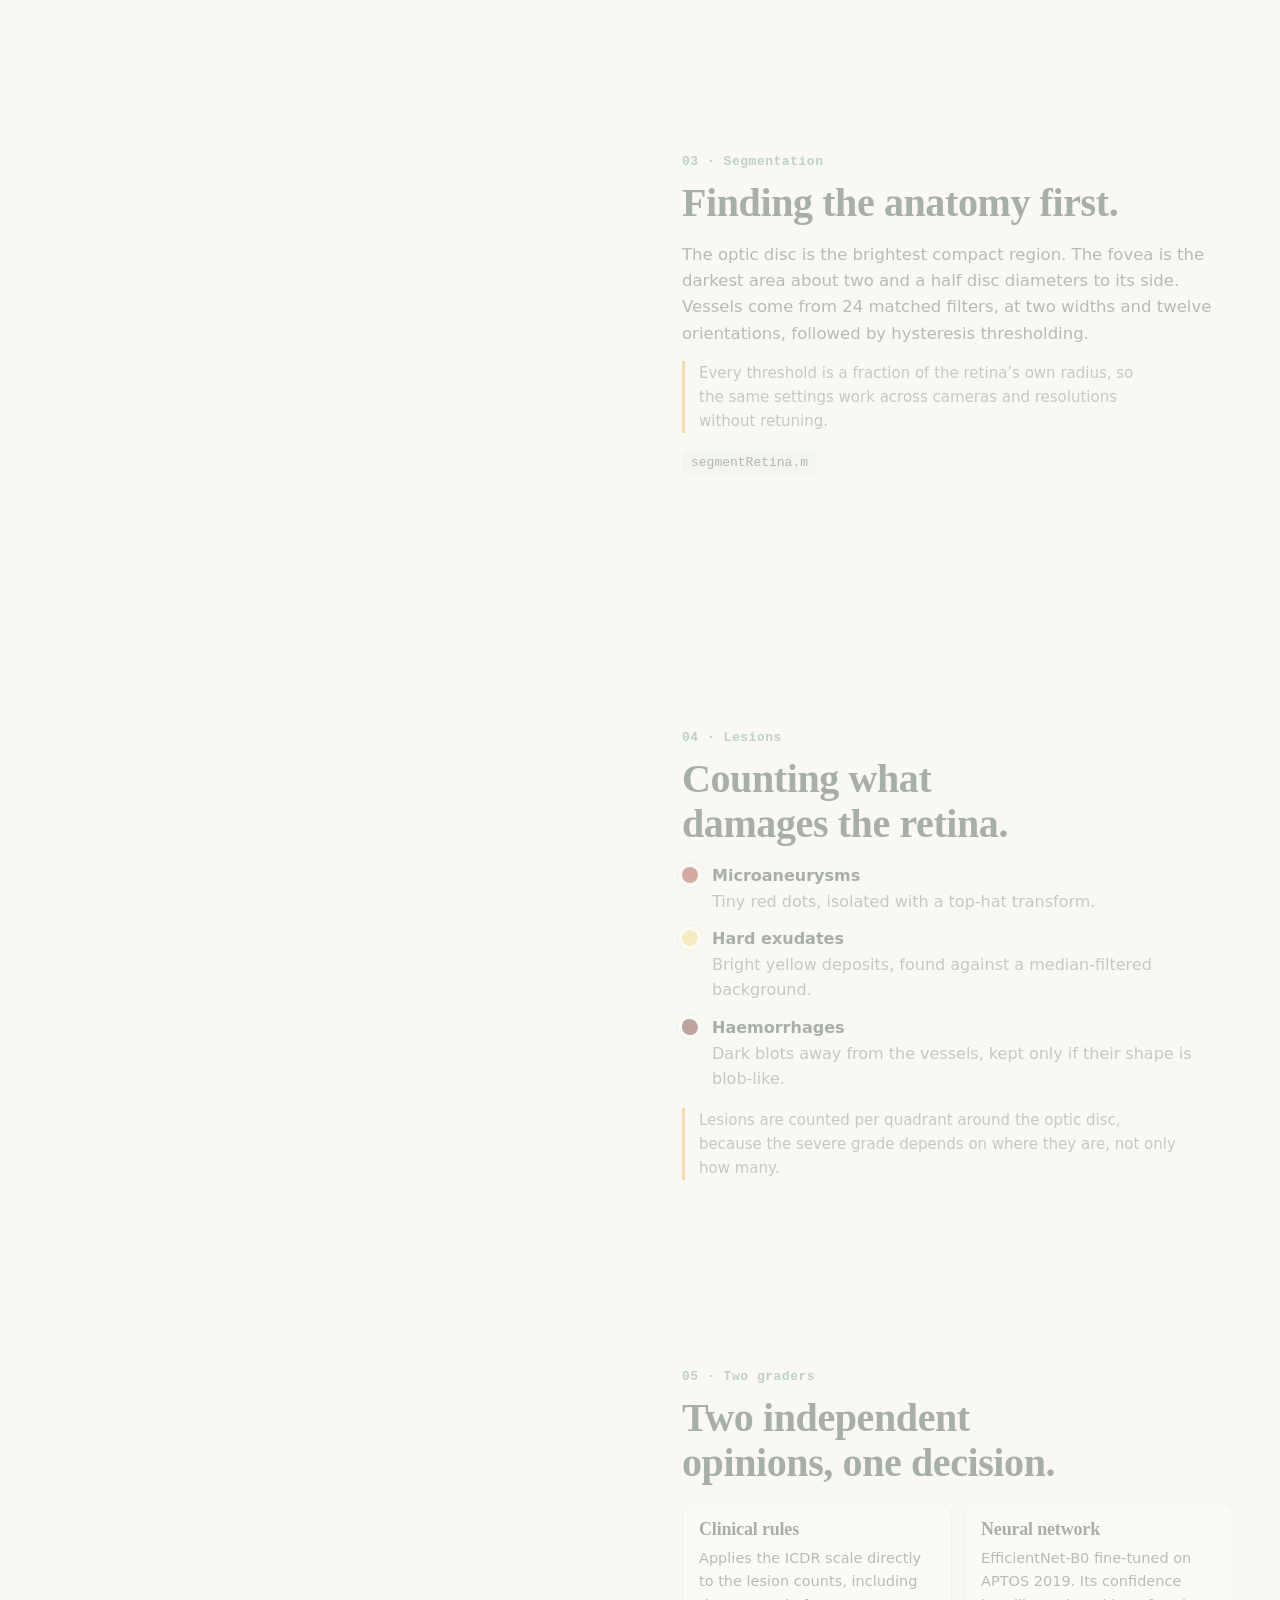
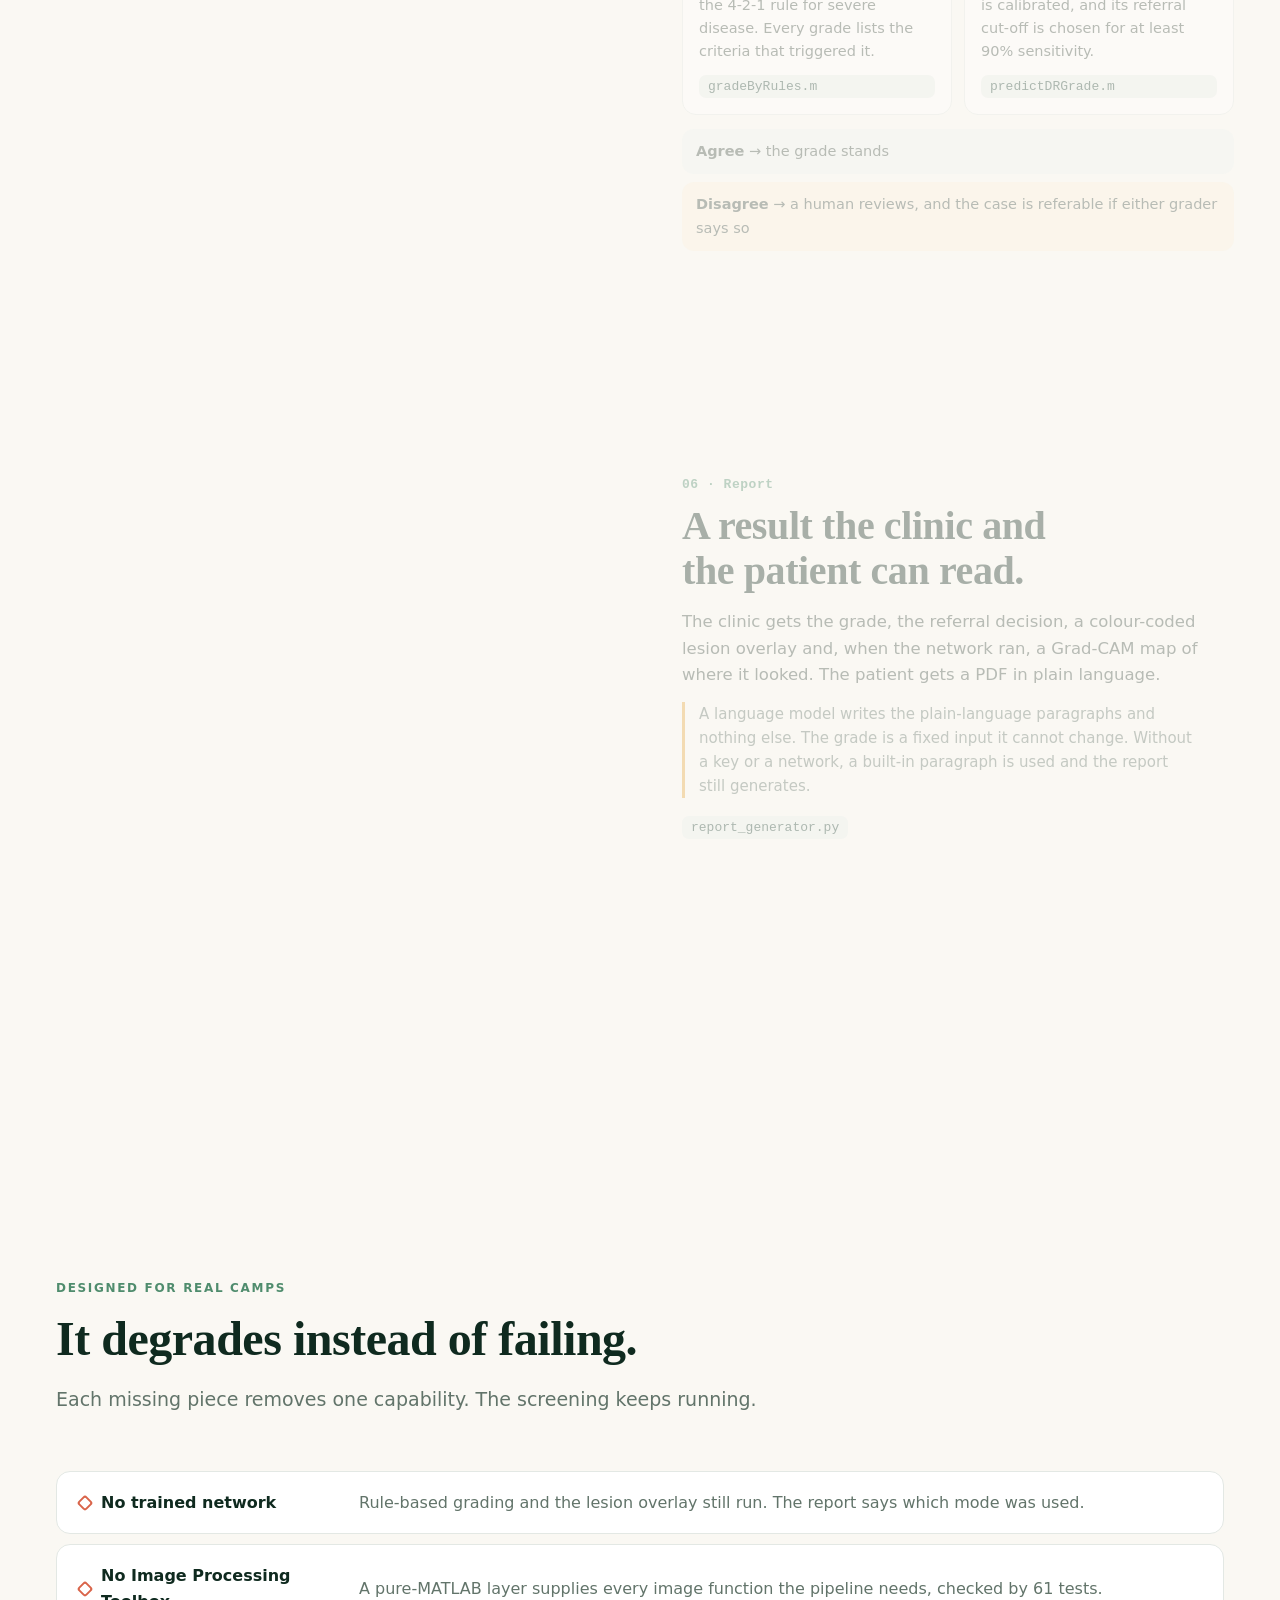
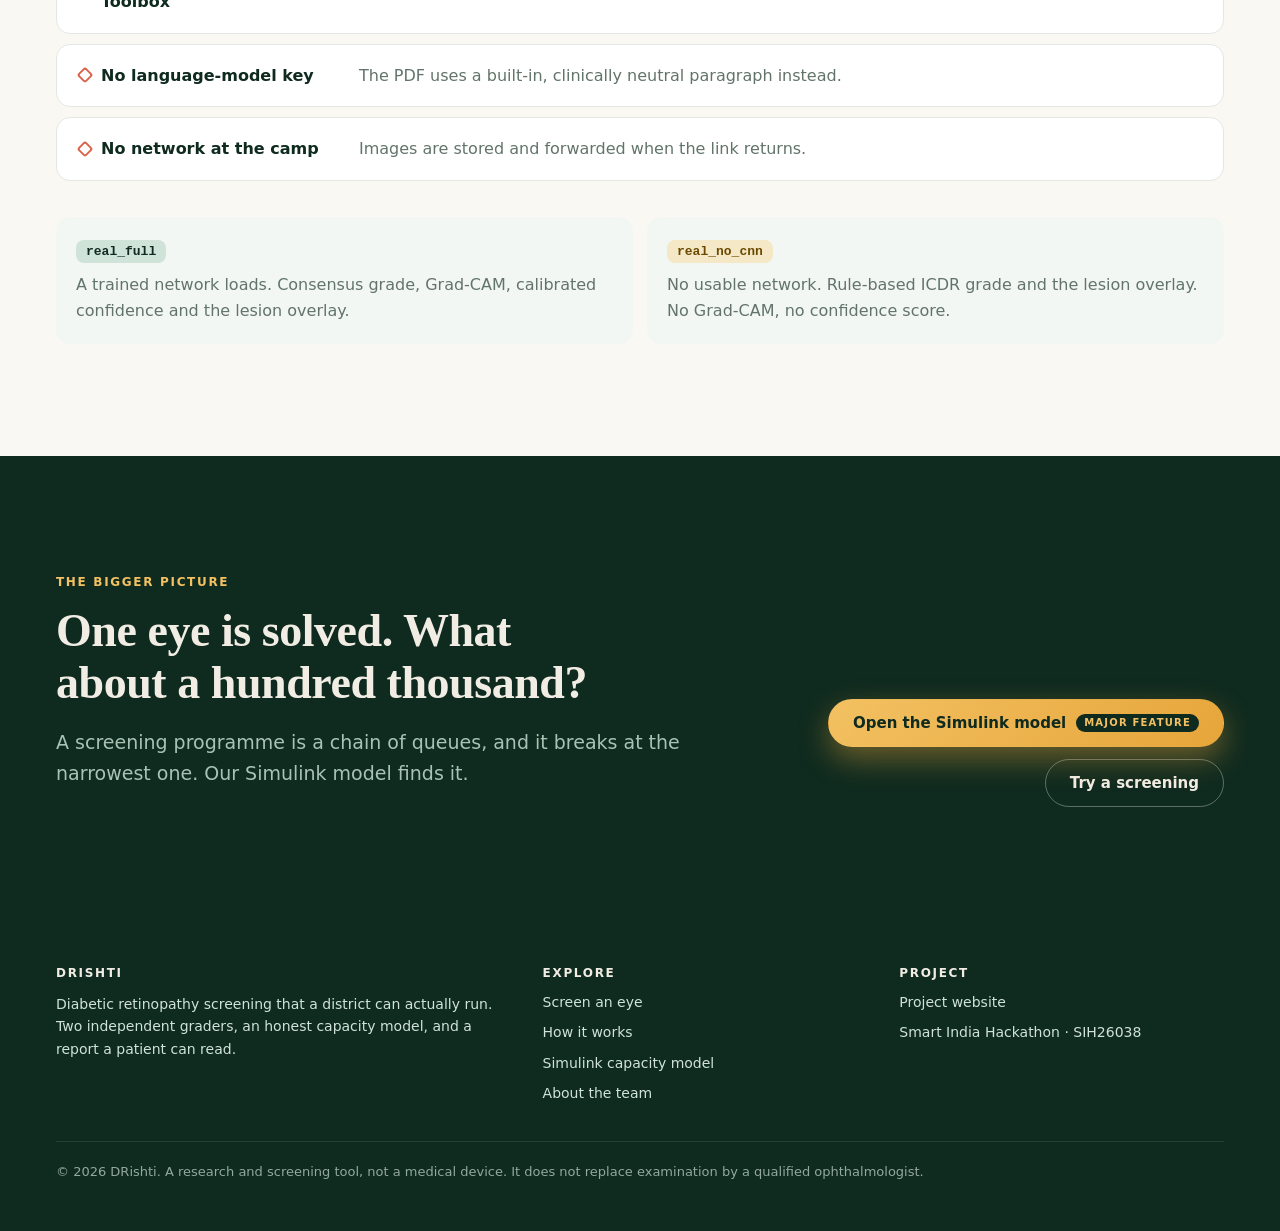
<file: how-it-works/index.html>
<!DOCTYPE html>
<html lang="en">
<head>
<meta charset="UTF-8">
<meta name="viewport" content="width=device-width, initial-scale=1.0">
<title>How it works · DRishti</title>
<meta name="description" content="DRishti - diabetic retinopathy screening that a district can actually run.">
<meta name="theme-color" content="#0f2a1f">
<link rel="icon" href="data:image/svg+xml,%3Csvg xmlns='http://www.w3.org/2000/svg' viewBox='0 0 32 32'%3E%3Ccircle cx='16' cy='16' r='15' fill='%230f2a1f'/%3E%3Ccircle cx='16' cy='16' r='9' fill='none' stroke='%23cfe3d8' stroke-width='2'/%3E%3Ccircle cx='16' cy='16' r='4' fill='%23e6a53a'/%3E%3C/svg%3E">
<link rel="stylesheet" href="/static/css/base.css">

<link rel="stylesheet" href="/static/css/retina.css">
<link rel="stylesheet" href="/static/css/how.css">

</head>
<body class="page-how">
<a class="skip-link" href="#main">Skip to content</a>

<header class="site-header">
  <nav class="nav wrap" aria-label="Main">
    <a class="brand" href="/" aria-label="DRishti home">
      <svg class="brand-mark" viewBox="0 0 32 32" aria-hidden="true">
        <circle cx="16" cy="16" r="15" fill="#16332a" stroke="rgba(255,255,255,0.18)"/>
        <circle class="ring" cx="16" cy="16" r="10" fill="none" stroke="#cfe3d8" stroke-width="1.6" stroke-dasharray="46 17"/>
        <circle cx="16" cy="16" r="4.5" fill="#e6a53a"/>
      </svg>
      DRishti
    </a>

    <button class="nav-toggle" type="button" aria-expanded="false" aria-controls="navLinks" aria-label="Open menu">
      <svg width="20" height="20" viewBox="0 0 20 20" aria-hidden="true"><path d="M3 5h14M3 10h14M3 15h14" stroke="currentColor" stroke-width="1.8" stroke-linecap="round"/></svg>
    </button>

    <ul class="nav-links" id="navLinks">
      <li><a href="/" >Home</a></li>
      <li><a href="/scan" >Screen an eye</a></li>
      <li><a href="/how-it-works" aria-current="page">How it works</a></li>
      <li><a href="/about" >About</a></li>
      <li><a class="nav-feature" href="/simulink" ><span class="live-dot" aria-hidden="true"></span>Simulink model</a></li>
    </ul>
  </nav>
</header>

<main id="main">

<section class="page-head">
  <div class="wrap">
    <span class="eyebrow">How it works</span>
    <h1>From one photograph to a referral decision.</h1>
    <p class="lede">Six stages, each one you can open up and inspect. Scroll, and watch the eye
       change as each stage does its job.</p>
  </div>
</section>

<section class="story wrap" aria-label="The screening pipeline, step by step">
  <div class="story-visual">
    <div class="story-sticky">
      <div class="retina-frame" id="storyRetina"></div>
      <div class="stage-caption" aria-hidden="true">
        <span class="stage-num" id="stageNum">01</span>
        <span class="stage-name" id="stageName">Capture</span>
      </div>
      <ol class="progress" id="storyProgress" aria-hidden="true">
        <li></li><li></li><li></li><li></li><li></li><li></li>
      </ol>
    </div>
  </div>

  <div class="story-steps">
    <article class="story-step" data-stage="capture" data-name="Capture">
      <span class="step-kicker">01 &middot; Capture</span>
      <h2>A technician photographs both eyes.</h2>
      <p>A non-mydriatic fundus camera at the screening camp takes one photograph per eye. No
         specialist is needed at this point, only a trained operator.</p>
      <ul class="facts">
        <li><strong>About 4 min</strong> per patient, both eyes</li>
        <li><strong>Up to 2 retakes</strong> if the quality gate says no</li>
      </ul>
    </article>

    <article class="story-step" data-stage="quality" data-name="Quality gate">
      <span class="step-kicker">02 &middot; Quality gate</span>
      <h2>Can this photograph be graded at all?</h2>
      <p>Before any grading, three checks run on the image. The field of view is found with a
         circular Hough transform. Sharpness is the variance of the Laplacian of the green channel.
         Exposure comes from the brightness histogram inside the retina.</p>
      <div class="verdicts" aria-label="Possible outcomes">
        <span class="v pass">Pass</span>
        <span class="v enh">Enhance with CLAHE</span>
        <span class="v rej">Reject &rarr; retake</span>
      </div>
      <p class="why">A rejected image never travels. That saves bandwidth, and it means a grade is
         never guessed from a photo that cannot support one.</p>
      <code class="src">assessImageQuality.m</code>
    </article>

    <article class="story-step" data-stage="segment" data-name="Segmentation">
      <span class="step-kicker">03 &middot; Segmentation</span>
      <h2>Finding the anatomy first.</h2>
      <p>The optic disc is the brightest compact region. The fovea is the darkest area about
         two and a half disc diameters to its side. Vessels come from 24 matched filters, at two widths and
         twelve orientations, followed by hysteresis thresholding.</p>
      <p class="why">Every threshold is a fraction of the retina&rsquo;s own radius, so the same
         settings work across cameras and resolutions without retuning.</p>
      <code class="src">segmentRetina.m</code>
    </article>

    <article class="story-step" data-stage="grade" data-name="Lesions">
      <span class="step-kicker">04 &middot; Lesions</span>
      <h2>Counting what damages the retina.</h2>
      <ul class="lesion-list">
        <li><span class="sw ma"></span><div><strong>Microaneurysms</strong> Tiny red dots, isolated with a top-hat transform.</div></li>
        <li><span class="sw ex"></span><div><strong>Hard exudates</strong> Bright yellow deposits, found against a median-filtered background.</div></li>
        <li><span class="sw hem"></span><div><strong>Haemorrhages</strong> Dark blots away from the vessels, kept only if their shape is blob-like.</div></li>
      </ul>
      <p class="why">Lesions are counted per quadrant around the optic disc, because the severe
         grade depends on where they are, not only how many.</p>
    </article>

    <article class="story-step" data-stage="consensus" data-name="Two graders">
      <span class="step-kicker">05 &middot; Two graders</span>
      <h2>Two independent opinions, one decision.</h2>
      <div class="graders">
        <div class="grader">
          <h3>Clinical rules</h3>
          <p>Applies the ICDR scale directly to the lesion counts, including the 4-2-1 rule for
             severe disease. Every grade lists the criteria that triggered it.</p>
          <code class="src">gradeByRules.m</code>
        </div>
        <div class="grader">
          <h3>Neural network</h3>
          <p>EfficientNet-B0 fine-tuned on APTOS 2019. Its confidence is calibrated, and its
             referral cut-off is chosen for at least 90% sensitivity.</p>
          <code class="src">predictDRGrade.m</code>
        </div>
      </div>
      <div class="consensus-rule">
        <span><strong>Agree</strong> &rarr; the grade stands</span>
        <span><strong>Disagree</strong> &rarr; a human reviews, and the case is referable if either grader says so</span>
      </div>
    </article>

    <article class="story-step" data-stage="report" data-name="Report">
      <span class="step-kicker">06 &middot; Report</span>
      <h2>A result the clinic and the patient can read.</h2>
      <p>The clinic gets the grade, the referral decision, a colour-coded lesion overlay and, when
         the network ran, a Grad-CAM map of where it looked. The patient gets a PDF in plain
         language.</p>
      <p class="why">A language model writes the plain-language paragraphs and nothing else. The
         grade is a fixed input it cannot change. Without a key or a network, a built-in paragraph
         is used and the report still generates.</p>
      <code class="src">report_generator.py</code>
    </article>
  </div>
</section>

<!-- ======================================================= resilience -->
<section class="section resilience">
  <div class="wrap">
    <div class="section-head">
      <span class="eyebrow reveal">Designed for real camps</span>
      <h2 class="reveal" style="--delay:.06s">It degrades instead of failing.</h2>
      <p class="lede reveal" style="--delay:.12s">Each missing piece removes one capability. The
         screening keeps running.</p>
    </div>

    <div class="ladder">
      <div class="rung reveal" style="--delay:.00s">
        <span class="rung-if">No trained network</span>
        <span class="rung-then">Rule-based grading and the lesion overlay still run. The report says which mode was used.</span>
      </div>
      <div class="rung reveal" style="--delay:.08s">
        <span class="rung-if">No Image Processing Toolbox</span>
        <span class="rung-then">A pure-MATLAB layer supplies every image function the pipeline needs, checked by 61 tests.</span>
      </div>
      <div class="rung reveal" style="--delay:.16s">
        <span class="rung-if">No language-model key</span>
        <span class="rung-then">The PDF uses a built-in, clinically neutral paragraph instead.</span>
      </div>
      <div class="rung reveal" style="--delay:.24s">
        <span class="rung-if">No network at the camp</span>
        <span class="rung-then">Images are stored and forwarded when the link returns.</span>
      </div>
    </div>

    <div class="modes reveal">
      <div class="mode">
        <span class="mode-tag full">real_full</span>
        <p>A trained network loads. Consensus grade, Grad-CAM, calibrated confidence and the lesion overlay.</p>
      </div>
      <div class="mode">
        <span class="mode-tag rules">real_no_cnn</span>
        <p>No usable network. Rule-based ICDR grade and the lesion overlay. No Grad-CAM, no confidence score.</p>
      </div>
    </div>
  </div>
</section>

<!-- ========================================================= next -->
<section class="section section-dark next-up">
  <div class="wrap next-grid">
    <div>
      <span class="eyebrow reveal" style="color:var(--amber-2)">The bigger picture</span>
      <h2 class="reveal" style="--delay:.06s">One eye is solved. What about a hundred thousand?</h2>
      <p class="lede reveal" style="--delay:.12s">A screening programme is a chain of queues, and
         it breaks at the narrowest one. Our Simulink model finds it.</p>
    </div>
    <div class="next-actions reveal" style="--delay:.18s">
      <a class="btn btn-feature" href="/simulink">Open the Simulink model <span class="feature-tag">Major feature</span></a>
      <a class="btn btn-ghost" href="/scan">Try a screening</a>
    </div>
  </div>
</section>

</main>

<footer class="site-footer">
  <div class="wrap">
    <div class="footer-grid">
      <div>
        <h4>DRishti</h4>
        <p>Diabetic retinopathy screening that a district can actually run. Two independent graders,
           an honest capacity model, and a report a patient can read.</p>
      </div>
      <div>
        <h4>Explore</h4>
        <ul>
          <li><a href="/scan">Screen an eye</a></li>
          <li><a href="/how-it-works">How it works</a></li>
          <li><a href="/simulink">Simulink capacity model</a></li>
          <li><a href="/about">About the team</a></li>
        </ul>
      </div>
      <div>
        <h4>Project</h4>
        <ul>
          
          
          <li><a href="https://drishti.kandu.kr/" rel="noopener">Project website</a></li>
          <li>Smart India Hackathon · SIH26038</li>
        </ul>
      </div>
    </div>
    <p class="footer-note">&copy; 2026 DRishti. A research and screening tool, not a medical device.
       It does not replace examination by a qualified ophthalmologist.</p>
  </div>
</footer>

<script src="/static/js/motion.js"></script>

<script src="/static/js/retina.js"></script>
<script src="/static/js/how.js"></script>

</body>
</html>
</file>
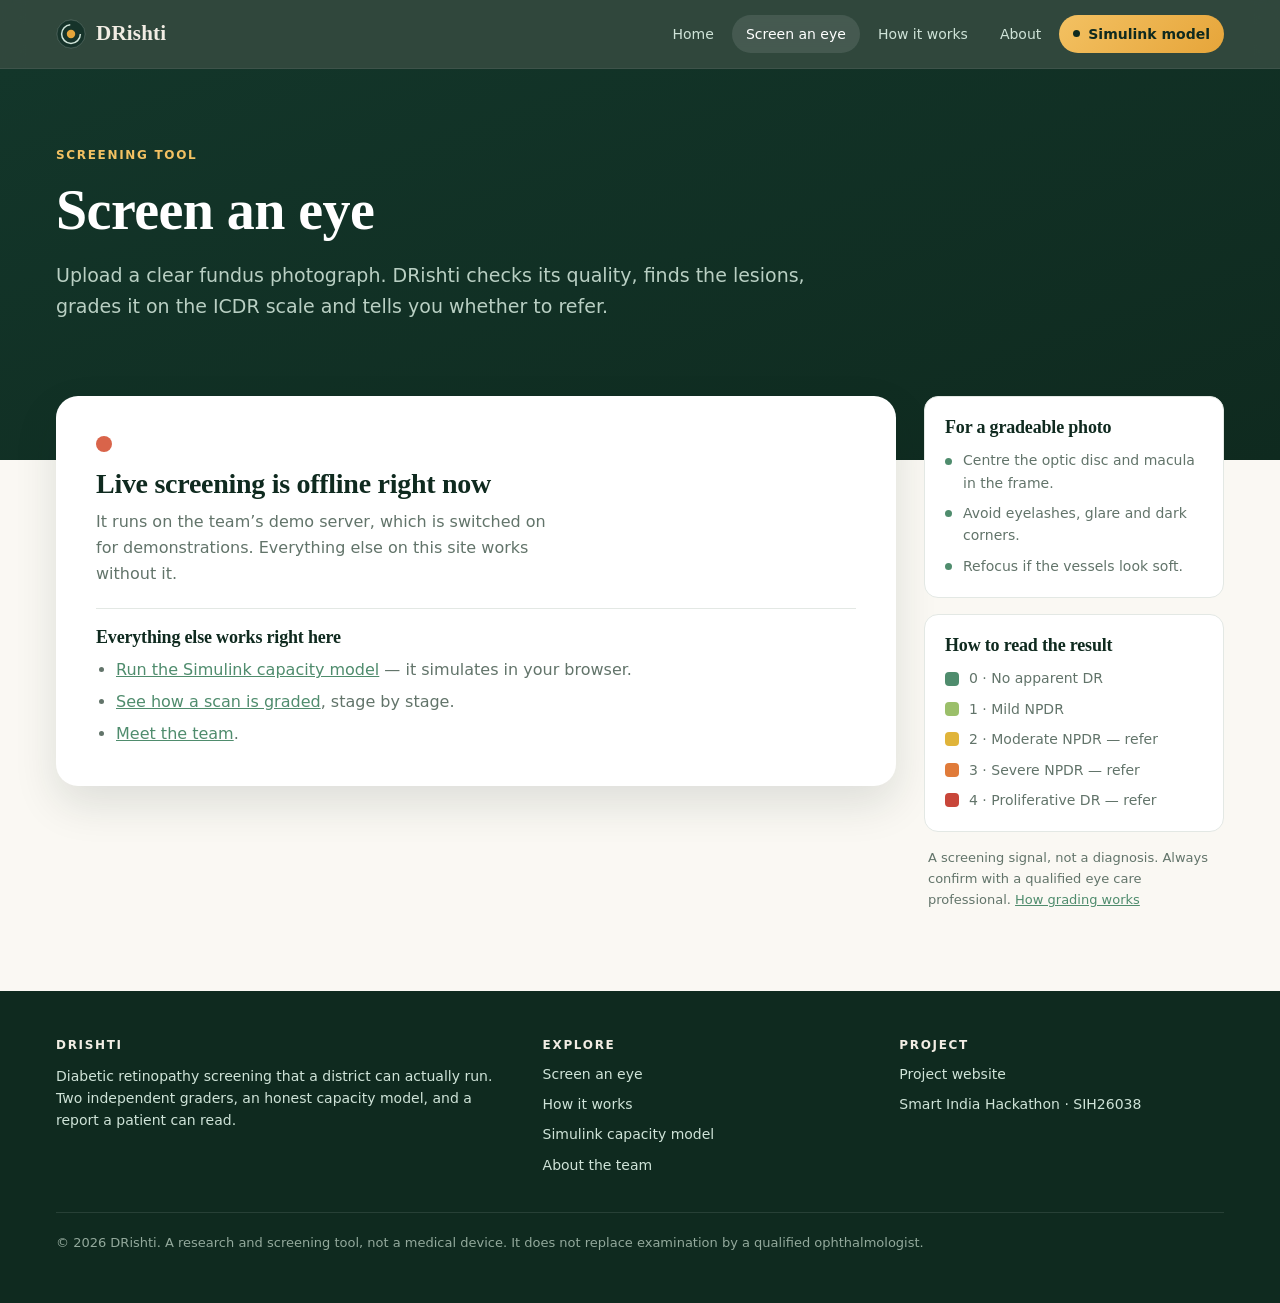
<file: scan/index.html>
<!DOCTYPE html>
<html lang="en">
<head>
<meta charset="UTF-8">
<meta name="viewport" content="width=device-width, initial-scale=1.0">
<title>Screen an eye · DRishti</title>
<meta name="description" content="DRishti - diabetic retinopathy screening that a district can actually run.">
<meta name="theme-color" content="#0f2a1f">
<link rel="icon" href="data:image/svg+xml,%3Csvg xmlns='http://www.w3.org/2000/svg' viewBox='0 0 32 32'%3E%3Ccircle cx='16' cy='16' r='15' fill='%230f2a1f'/%3E%3Ccircle cx='16' cy='16' r='9' fill='none' stroke='%23cfe3d8' stroke-width='2'/%3E%3Ccircle cx='16' cy='16' r='4' fill='%23e6a53a'/%3E%3C/svg%3E">
<link rel="stylesheet" href="/static/css/base.css">

<link rel="stylesheet" href="/static/css/scan.css">

</head>
<body class="page-scan">
<a class="skip-link" href="#main">Skip to content</a>

<header class="site-header">
  <nav class="nav wrap" aria-label="Main">
    <a class="brand" href="/" aria-label="DRishti home">
      <svg class="brand-mark" viewBox="0 0 32 32" aria-hidden="true">
        <circle cx="16" cy="16" r="15" fill="#16332a" stroke="rgba(255,255,255,0.18)"/>
        <circle class="ring" cx="16" cy="16" r="10" fill="none" stroke="#cfe3d8" stroke-width="1.6" stroke-dasharray="46 17"/>
        <circle cx="16" cy="16" r="4.5" fill="#e6a53a"/>
      </svg>
      DRishti
    </a>

    <button class="nav-toggle" type="button" aria-expanded="false" aria-controls="navLinks" aria-label="Open menu">
      <svg width="20" height="20" viewBox="0 0 20 20" aria-hidden="true"><path d="M3 5h14M3 10h14M3 15h14" stroke="currentColor" stroke-width="1.8" stroke-linecap="round"/></svg>
    </button>

    <ul class="nav-links" id="navLinks">
      <li><a href="/" >Home</a></li>
      <li><a href="/scan" aria-current="page">Screen an eye</a></li>
      <li><a href="/how-it-works" >How it works</a></li>
      <li><a href="/about" >About</a></li>
      <li><a class="nav-feature" href="/simulink" ><span class="live-dot" aria-hidden="true"></span>Simulink model</a></li>
    </ul>
  </nav>
</header>

<main id="main">

<section class="page-head">
  <div class="wrap">
    <span class="eyebrow">Screening tool</span>
    <h1>Screen an eye</h1>
    <p class="lede">Upload a clear fundus photograph. DRishti checks its quality, finds the
       lesions, grades it on the ICDR scale and tells you whether to refer.</p>
  </div>
</section>

<section class="tool wrap">
  <div class="tool-grid">
    
    <div class="panel live-panel" id="scan" data-repo="Shaurya-web548/DRishti-site" data-live-url="">
      <div class="live-state" id="liveState" data-state="checking" role="status" aria-live="polite">
        <span class="live-orb" aria-hidden="true"></span>
        <h2 id="liveTitle">Checking whether live screening is online&hellip;</h2>
        <p id="liveText">Screening runs our MATLAB image-analysis pipeline, so it needs the DRishti
           server rather than this website.</p>
        <a class="btn btn-primary hidden" id="liveLink" href="#" rel="noopener">Open live screening</a>
      </div>
      <div class="live-more">
        <h3>Everything else works right here</h3>
        <ul>
          <li><a href="/simulink">Run the Simulink capacity model</a> &mdash; it simulates in your browser.</li>
          <li><a href="/how-it-works">See how a scan is graded</a>, stage by stage.</li>
          <li><a href="/about">Meet the team</a>.</li>
        </ul>
      </div>
    </div>
    

    <aside class="side">
      <div class="side-block">
        <h3>For a gradeable photo</h3>
        <ul class="tips">
          <li>Centre the optic disc and macula in the frame.</li>
          <li>Avoid eyelashes, glare and dark corners.</li>
          <li>Refocus if the vessels look soft.</li>
        </ul>
      </div>
      <div class="side-block">
        <h3>How to read the result</h3>
        <ul class="legend">
          <li><span style="--c:var(--g0)"></span>0 &middot; No apparent DR</li>
          <li><span style="--c:var(--g1)"></span>1 &middot; Mild NPDR</li>
          <li><span style="--c:var(--g2)"></span>2 &middot; Moderate NPDR &mdash; refer</li>
          <li><span style="--c:var(--g3)"></span>3 &middot; Severe NPDR &mdash; refer</li>
          <li><span style="--c:var(--g4)"></span>4 &middot; Proliferative DR &mdash; refer</li>
        </ul>
      </div>
      <p class="side-note">A screening signal, not a diagnosis. Always confirm with a qualified
         eye care professional. <a href="/how-it-works">How grading works</a></p>
    </aside>
  </div>
</section>

</main>

<footer class="site-footer">
  <div class="wrap">
    <div class="footer-grid">
      <div>
        <h4>DRishti</h4>
        <p>Diabetic retinopathy screening that a district can actually run. Two independent graders,
           an honest capacity model, and a report a patient can read.</p>
      </div>
      <div>
        <h4>Explore</h4>
        <ul>
          <li><a href="/scan">Screen an eye</a></li>
          <li><a href="/how-it-works">How it works</a></li>
          <li><a href="/simulink">Simulink capacity model</a></li>
          <li><a href="/about">About the team</a></li>
        </ul>
      </div>
      <div>
        <h4>Project</h4>
        <ul>
          
          
          <li><a href="https://drishti.kandu.kr/" rel="noopener">Project website</a></li>
          <li>Smart India Hackathon · SIH26038</li>
        </ul>
      </div>
    </div>
    <p class="footer-note">&copy; 2026 DRishti. A research and screening tool, not a medical device.
       It does not replace examination by a qualified ophthalmologist.</p>
  </div>
</footer>

<script src="/static/js/motion.js"></script>


<script src="/static/js/live-status.js"></script>


</body>
</html>
</file>
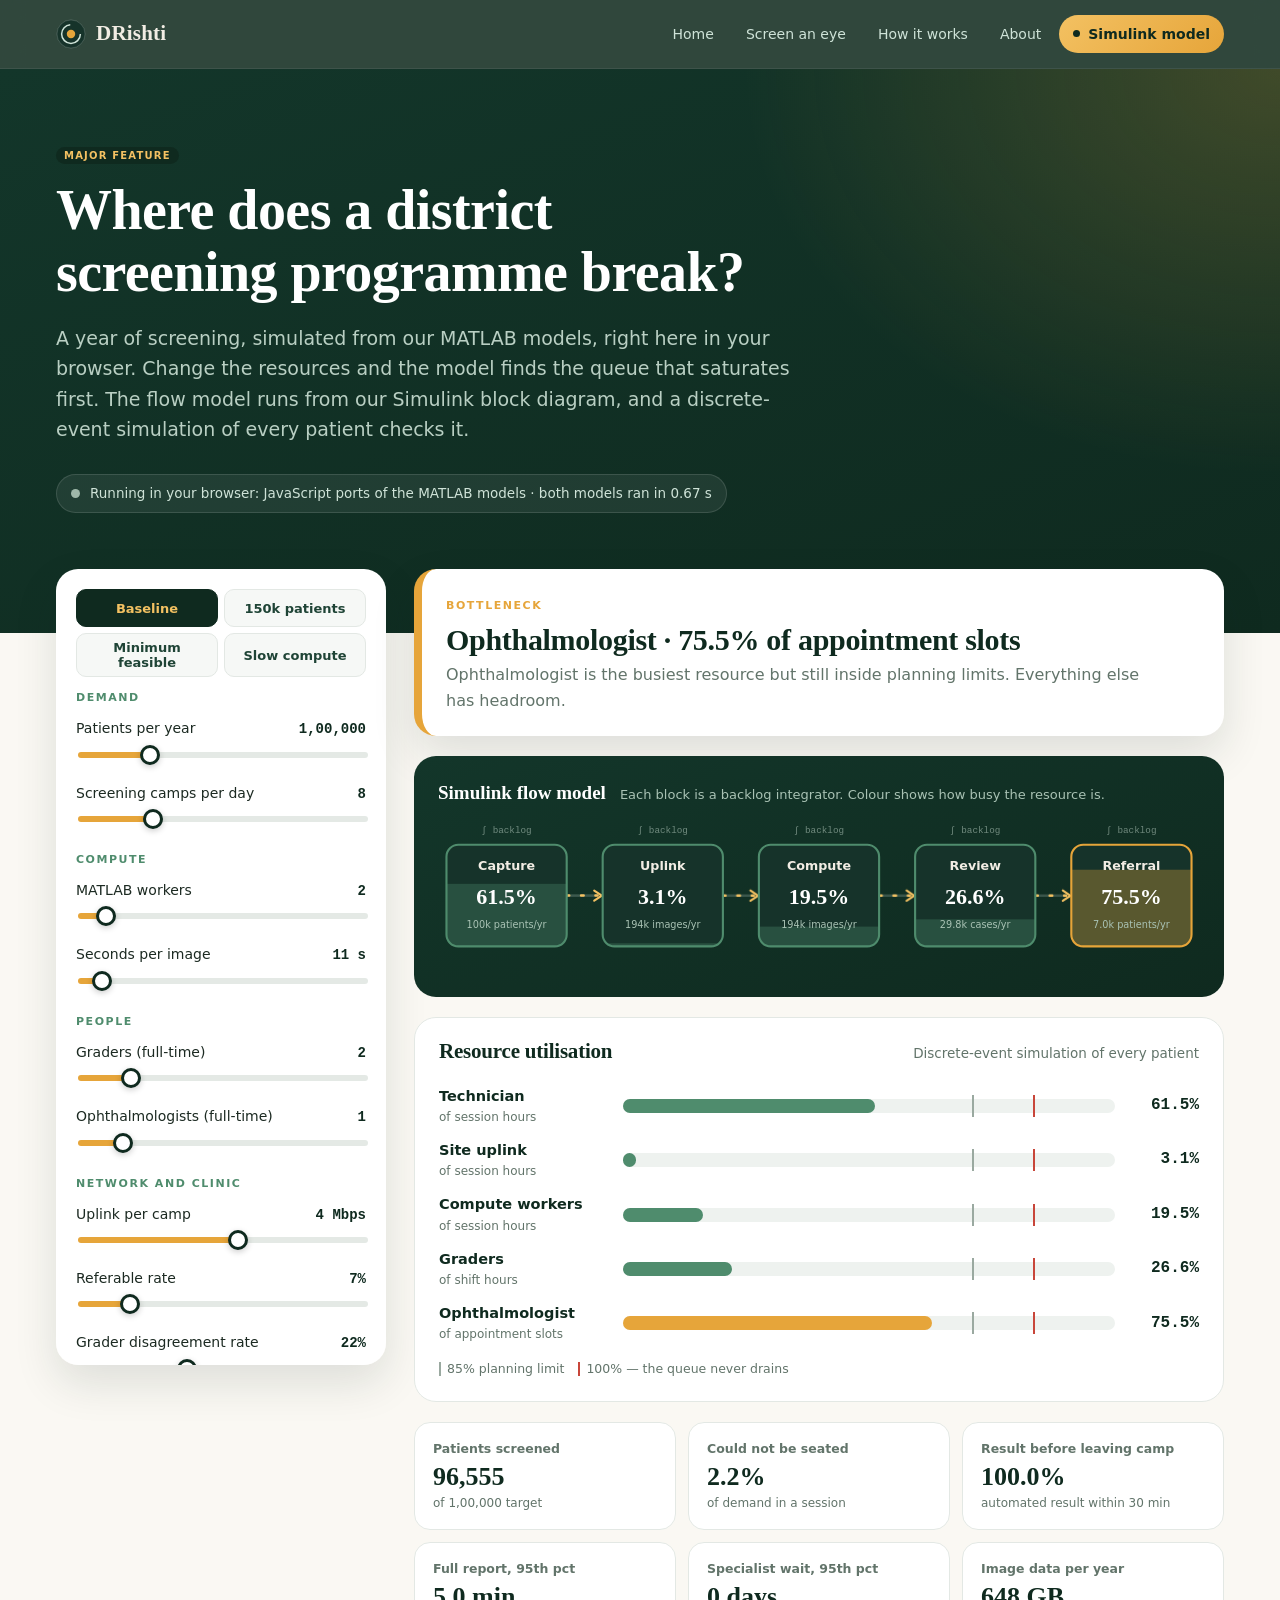
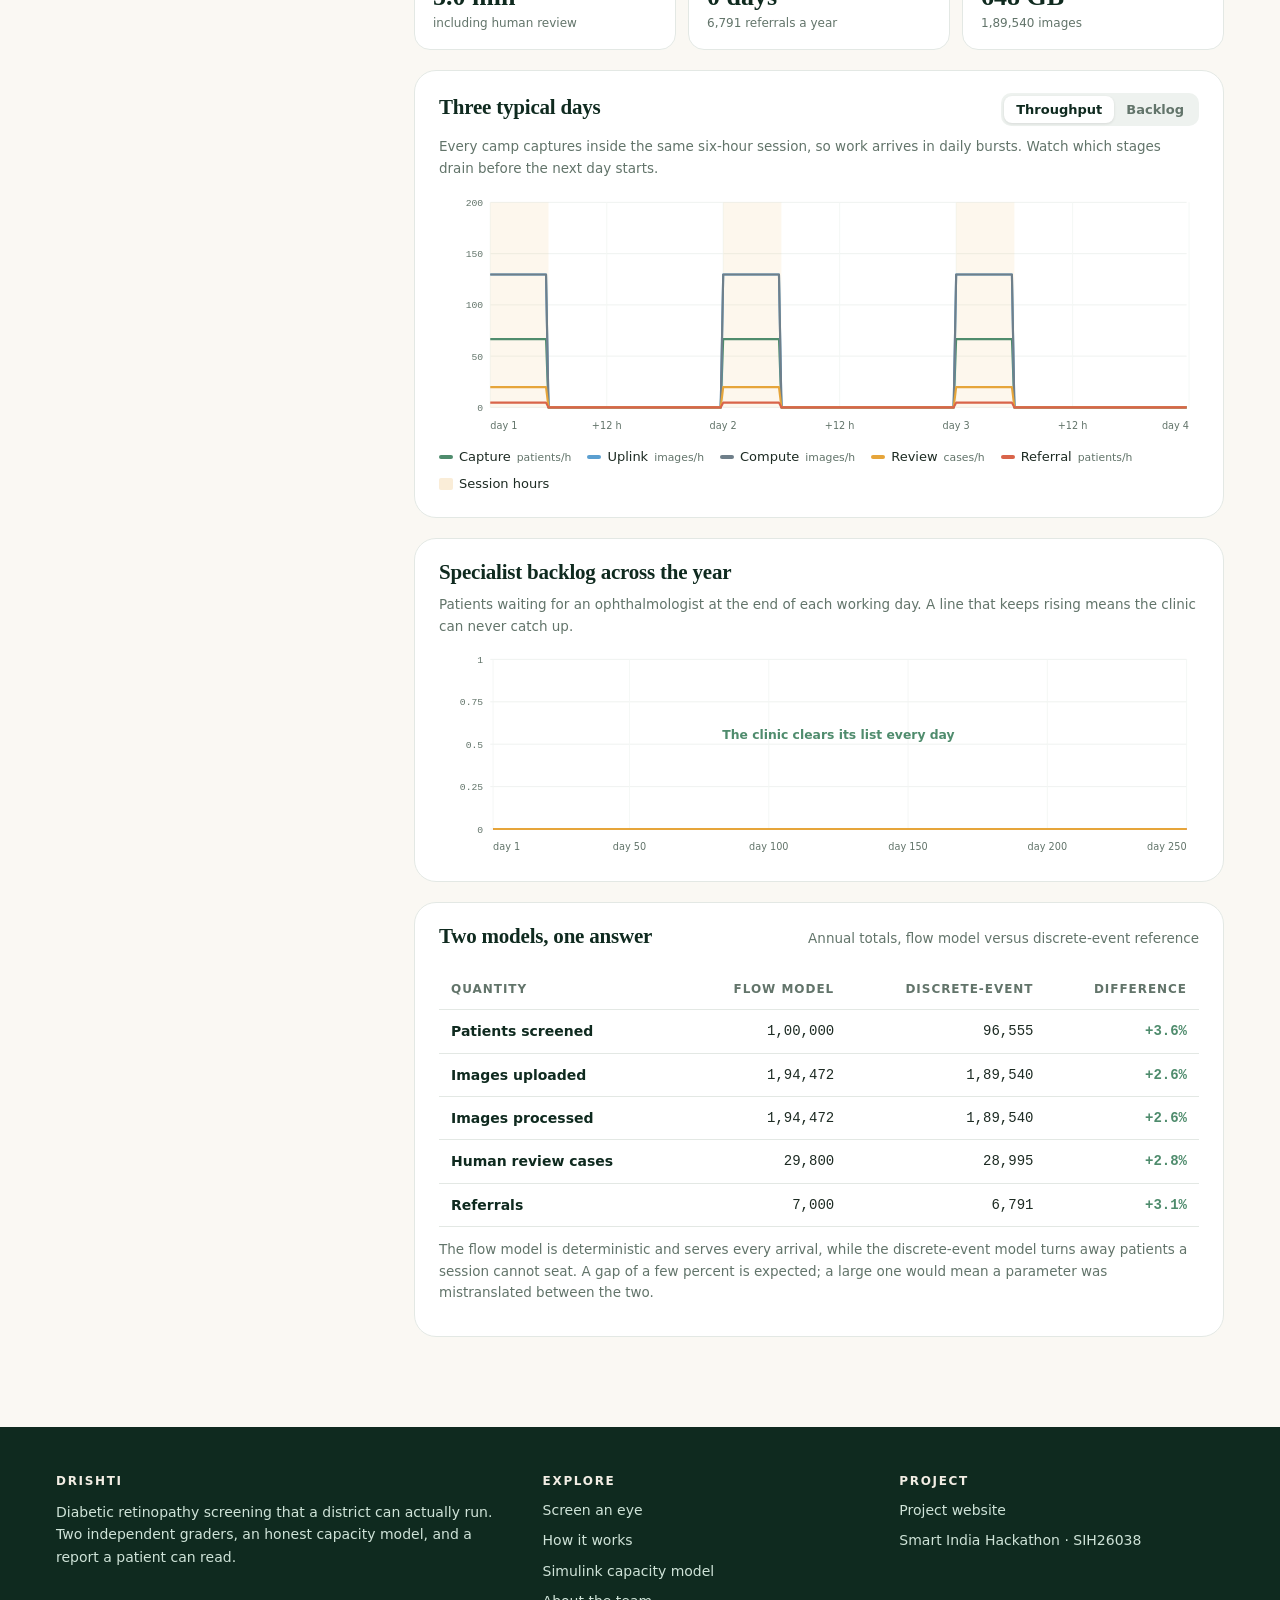
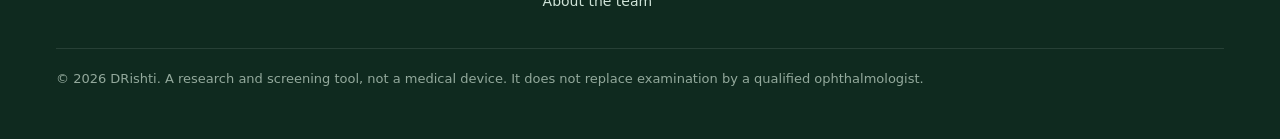
<file: simulink/index.html>
<!DOCTYPE html>
<html lang="en">
<head>
<meta charset="UTF-8">
<meta name="viewport" content="width=device-width, initial-scale=1.0">
<title>Simulink capacity model · DRishti</title>
<meta name="description" content="DRishti - diabetic retinopathy screening that a district can actually run.">
<meta name="theme-color" content="#0f2a1f">
<link rel="icon" href="data:image/svg+xml,%3Csvg xmlns='http://www.w3.org/2000/svg' viewBox='0 0 32 32'%3E%3Ccircle cx='16' cy='16' r='15' fill='%230f2a1f'/%3E%3Ccircle cx='16' cy='16' r='9' fill='none' stroke='%23cfe3d8' stroke-width='2'/%3E%3Ccircle cx='16' cy='16' r='4' fill='%23e6a53a'/%3E%3C/svg%3E">
<link rel="stylesheet" href="/static/css/base.css">

<link rel="stylesheet" href="/static/css/simulink.css">

</head>
<body class="page-simulink">
<a class="skip-link" href="#main">Skip to content</a>

<header class="site-header">
  <nav class="nav wrap" aria-label="Main">
    <a class="brand" href="/" aria-label="DRishti home">
      <svg class="brand-mark" viewBox="0 0 32 32" aria-hidden="true">
        <circle cx="16" cy="16" r="15" fill="#16332a" stroke="rgba(255,255,255,0.18)"/>
        <circle class="ring" cx="16" cy="16" r="10" fill="none" stroke="#cfe3d8" stroke-width="1.6" stroke-dasharray="46 17"/>
        <circle cx="16" cy="16" r="4.5" fill="#e6a53a"/>
      </svg>
      DRishti
    </a>

    <button class="nav-toggle" type="button" aria-expanded="false" aria-controls="navLinks" aria-label="Open menu">
      <svg width="20" height="20" viewBox="0 0 20 20" aria-hidden="true"><path d="M3 5h14M3 10h14M3 15h14" stroke="currentColor" stroke-width="1.8" stroke-linecap="round"/></svg>
    </button>

    <ul class="nav-links" id="navLinks">
      <li><a href="/" >Home</a></li>
      <li><a href="/scan" >Screen an eye</a></li>
      <li><a href="/how-it-works" >How it works</a></li>
      <li><a href="/about" >About</a></li>
      <li><a class="nav-feature" href="/simulink" aria-current="page"><span class="live-dot" aria-hidden="true"></span>Simulink model</a></li>
    </ul>
  </nav>
</header>

<main id="main">

<section class="page-head sim-head">
  <div class="wrap">
    <span class="feature-tag">Major feature</span>
    <h1>Where does a district screening programme break?</h1>
    <p class="lede">A year of screening, simulated from our MATLAB models, right here in your browser. Change the resources and the model
       finds the queue that saturates first. The flow model runs from our Simulink block diagram,
       and a discrete-event simulation of every patient checks it.</p>
    <p class="engine" id="engineBadge" aria-live="polite">
      <span class="engine-dot"></span><span id="engineText">Preparing the simulation&hellip;</span>
    </p>
  </div>
</section>

<section class="sim wrap">
  <!-- ============================================================ controls -->
  <form class="controls" id="simForm" novalidate aria-label="Scenario parameters">
    <div class="presets" role="group" aria-label="Scenario presets">
      <button type="button" class="preset active" data-preset="baseline">Baseline</button>
      <button type="button" class="preset" data-preset="growth">150k patients</button>
      <button type="button" class="preset" data-preset="minimum">Minimum feasible</button>
      <button type="button" class="preset" data-preset="slow">Slow compute</button>
    </div>

    <fieldset>
      <legend>Demand</legend>
      <div class="slider" data-key="annualPatients" data-fmt="int">
        <label for="s-annualPatients">Patients per year</label>
        <output id="o-annualPatients"></output>
        <input type="range" id="s-annualPatients" min="10000" max="400000" step="5000">
      </div>
      <div class="slider" data-key="sites" data-fmt="int">
        <label for="s-sites">Screening camps per day</label>
        <output id="o-sites"></output>
        <input type="range" id="s-sites" min="1" max="30" step="1">
      </div>
    </fieldset>

    <fieldset>
      <legend>Compute</legend>
      <div class="slider" data-key="workers" data-fmt="int">
        <label for="s-workers">MATLAB workers</label>
        <output id="o-workers"></output>
        <input type="range" id="s-workers" min="1" max="16" step="1">
      </div>
      <div class="slider" data-key="procMeanSec" data-fmt="sec">
        <label for="s-procMeanSec">Seconds per image</label>
        <output id="o-procMeanSec"></output>
        <input type="range" id="s-procMeanSec" min="2" max="180" step="1">
      </div>
    </fieldset>

    <fieldset>
      <legend>People</legend>
      <div class="slider" data-key="graderFTE" data-fmt="fte">
        <label for="s-graderFTE">Graders (full-time)</label>
        <output id="o-graderFTE"></output>
        <input type="range" id="s-graderFTE" min="0.5" max="10" step="0.5">
      </div>
      <div class="slider" data-key="ophthFTE" data-fmt="fte">
        <label for="s-ophthFTE">Ophthalmologists (full-time)</label>
        <output id="o-ophthFTE"></output>
        <input type="range" id="s-ophthFTE" min="0.25" max="6" step="0.25">
      </div>
    </fieldset>

    <fieldset>
      <legend>Network and clinic</legend>
      <div class="slider" data-key="uplinkMbps" data-fmt="mbps" data-steps="0.1,0.25,0.5,1,2,4,8,16,32,50">
        <label for="s-uplinkMbps">Uplink per camp</label>
        <output id="o-uplinkMbps"></output>
        <input type="range" id="s-uplinkMbps" min="0" max="9" step="1">
      </div>
      <div class="slider" data-key="pReferable" data-fmt="pct">
        <label for="s-pReferable">Referable rate</label>
        <output id="o-pReferable"></output>
        <input type="range" id="s-pReferable" min="0.01" max="0.4" step="0.01">
      </div>
      <div class="slider" data-key="pDisagree" data-fmt="pct">
        <label for="s-pDisagree">Grader disagreement rate</label>
        <output id="o-pDisagree"></output>
        <input type="range" id="s-pDisagree" min="0" max="0.6" step="0.01">
      </div>
    </fieldset>

    <button type="submit" class="btn btn-feature run-btn" id="runBtn">
      <svg width="16" height="16" viewBox="0 0 24 24" aria-hidden="true"><path d="M7 4v16l13-8z" fill="currentColor"/></svg>
      Run simulation
    </button>
    <p class="controls-note">Results update by themselves a moment after you move a slider.</p>
  </form>

  <!-- ============================================================ results -->
  <div class="results" id="results" aria-live="polite">
    <div class="busy" id="busy" hidden>
      <div class="busy-ring" aria-hidden="true"></div>
      <p id="busyText">Simulating 250 working days&hellip;</p>
    </div>

    <div class="error-box hidden" id="simError" role="alert"></div>

    <div class="verdict" id="verdict">
      <span class="verdict-kicker">Bottleneck</span>
      <h2 id="verdictTitle">&nbsp;</h2>
      <p id="verdictText">&nbsp;</p>
    </div>

    <figure class="diagram">
      <figcaption>
        <strong>Simulink flow model</strong>
        <span>Each block is a backlog integrator. Colour shows how busy the resource is.</span>
      </figcaption>
      <svg id="diagram" viewBox="0 0 900 188" role="img" aria-label="Block diagram of the five pipeline stages with their utilisation"></svg>
    </figure>

    <section class="block" aria-labelledby="utilTitle">
      <div class="block-head">
        <h3 id="utilTitle">Resource utilisation</h3>
        <span class="block-note">Discrete-event simulation of every patient</span>
      </div>
      <div class="bars" id="bars"></div>
      <p class="bars-key"><span class="k-line"></span>85% planning limit &nbsp; <span class="k-line red"></span>100% &mdash; the queue never drains</p>
    </section>

    <section class="kpis" id="kpis" aria-label="Programme outcomes"></section>

    <section class="block" aria-labelledby="dayTitle">
      <div class="block-head">
        <h3 id="dayTitle">Three typical days</h3>
        <div class="toggle" role="group" aria-label="Series to show">
          <button type="button" class="on" data-series="flow">Throughput</button>
          <button type="button" data-series="backlog">Backlog</button>
        </div>
      </div>
      <p class="block-note" id="dayNote">Every camp captures inside the same six-hour session, so work
         arrives in daily bursts. Watch which stages drain before the next day starts.</p>
      <svg class="chart" id="dayChart" viewBox="0 0 860 280" role="img" aria-label="Throughput or backlog of each stage over three days"></svg>
      <ul class="legend" id="dayLegend"></ul>
    </section>

    <section class="block" aria-labelledby="yearTitle">
      <div class="block-head">
        <h3 id="yearTitle">Specialist backlog across the year</h3>
      </div>
      <p class="block-note">Patients waiting for an ophthalmologist at the end of each working day.
         A line that keeps rising means the clinic can never catch up.</p>
      <svg class="chart" id="yearChart" viewBox="0 0 860 240" role="img" aria-label="Referral backlog at the end of each day of the year"></svg>
    </section>

    <section class="block" aria-labelledby="valTitle">
      <div class="block-head">
        <h3 id="valTitle">Two models, one answer</h3>
        <span class="block-note">Annual totals, flow model versus discrete-event reference</span>
      </div>
      <div class="table-wrap">
        <table class="val-table">
          <thead><tr><th scope="col">Quantity</th><th scope="col">Flow model</th><th scope="col">Discrete-event</th><th scope="col">Difference</th></tr></thead>
          <tbody id="valBody"></tbody>
        </table>
      </div>
      <p class="block-note">The flow model is deterministic and serves every arrival, while the
         discrete-event model turns away patients a session cannot seat. A gap of a few percent is
         expected; a large one would mean a parameter was mistranslated between the two.</p>
    </section>
  </div>
</section>

</main>

<footer class="site-footer">
  <div class="wrap">
    <div class="footer-grid">
      <div>
        <h4>DRishti</h4>
        <p>Diabetic retinopathy screening that a district can actually run. Two independent graders,
           an honest capacity model, and a report a patient can read.</p>
      </div>
      <div>
        <h4>Explore</h4>
        <ul>
          <li><a href="/scan">Screen an eye</a></li>
          <li><a href="/how-it-works">How it works</a></li>
          <li><a href="/simulink">Simulink capacity model</a></li>
          <li><a href="/about">About the team</a></li>
        </ul>
      </div>
      <div>
        <h4>Project</h4>
        <ul>
          
          
          <li><a href="https://drishti.kandu.kr/" rel="noopener">Project website</a></li>
          <li>Smart India Hackathon · SIH26038</li>
        </ul>
      </div>
    </div>
    <p class="footer-note">&copy; 2026 DRishti. A research and screening tool, not a medical device.
       It does not replace examination by a qualified ophthalmologist.</p>
  </div>
</footer>

<script src="/static/js/motion.js"></script>


<script>window.DRISHTI_STATIC = true;</script>
<script src="/static/js/capacity-engine.js"></script>

<script src="/static/js/simulink.js"></script>

</body>
</html>
</file>
<file: static/css/base.css>
/* ==========================================================================
   DRishti - shared foundation: tokens, type, navigation, buttons, motion.
   System font stacks only, so every page works offline at a demo venue.
   ========================================================================== */

:root {
  /* brand */
  --ink:        #0f2a1f;
  --ink-2:      #16332a;
  --ink-3:      #1f4436;
  --moss:       #4f8c6d;
  --moss-2:     #5fa080;
  --mint:       #cfe3d8;
  --cream:      #f2ede4;
  --paper:      #faf8f3;
  --line:       #e3e8e4;
  --muted:      #62746a;
  --text:       #1c2a22;

  /* feature + clinical accents */
  --amber:      #e6a53a;
  --amber-2:    #f3c162;
  --amber-ink:  #6b4606;
  --coral:      #d9644a;
  --sky:        #5b9fd0;

  /* ICDR severity scale, 0 -> 4 */
  --g0: #4f8c6d;
  --g1: #9bbf6a;
  --g2: #e0b43a;
  --g3: #e07b3a;
  --g4: #c8463a;

  --serif: "Iowan Old Style", "Palatino Linotype", "Book Antiqua", Palatino, Georgia, serif;
  --sans:  "Segoe UI Variable Text", "Segoe UI", system-ui, -apple-system, Roboto, "Helvetica Neue", Arial, sans-serif;
  --mono:  "Cascadia Mono", Consolas, "SFMono-Regular", Menlo, monospace;

  --radius: 14px;
  --radius-lg: 22px;
  --shadow: 0 18px 44px rgba(15, 42, 31, 0.12);
  --ease-out: cubic-bezier(0.16, 1, 0.3, 1);
  --page-x: clamp(16px, 5vw, 56px);
  --max: 1280px;
}

*, *::before, *::after { box-sizing: border-box; }

html { scroll-behavior: smooth; }

body {
  margin: 0;
  font-family: var(--sans);
  font-size: 16px;
  line-height: 1.6;
  color: var(--text);
  background: var(--paper);
  -webkit-font-smoothing: antialiased;
  text-rendering: optimizeLegibility;
}

img, svg { display: block; max-width: 100%; }

h1, h2, h3 {
  font-family: var(--serif);
  font-weight: 600;
  line-height: 1.12;
  letter-spacing: -0.01em;
  color: var(--ink);
  text-wrap: balance;
}

p { text-wrap: pretty; }

a { color: var(--moss); }
a:hover { color: var(--ink); }

:focus-visible {
  outline: 3px solid var(--amber);
  outline-offset: 3px;
  border-radius: 6px;
}

.skip-link {
  position: absolute;
  left: 12px;
  top: -60px;
  z-index: 100;
  background: var(--amber);
  color: var(--ink);
  padding: 10px 16px;
  border-radius: 10px;
  font-weight: 600;
  text-decoration: none;
}
.skip-link:focus { top: 12px; }

.wrap {
  width: 100%;
  max-width: var(--max);
  margin: 0 auto;
  padding: 0 var(--page-x);
}

.eyebrow {
  display: inline-flex;
  align-items: center;
  gap: 8px;
  font-size: 12px;
  font-weight: 600;
  letter-spacing: 0.14em;
  text-transform: uppercase;
  color: var(--moss);
}

.lede {
  font-size: clamp(16px, 1.6vw, 19px);
  color: var(--muted);
  max-width: 62ch;
}

.num { font-family: var(--mono); font-variant-numeric: tabular-nums; }

.hidden { display: none !important; }

/* ------------------------------------------------------------ navigation */

.site-header {
  position: sticky;
  top: 0;
  z-index: 50;
  background: rgba(15, 42, 31, 0.86);
  backdrop-filter: saturate(140%) blur(12px);
  -webkit-backdrop-filter: saturate(140%) blur(12px);
  border-bottom: 1px solid rgba(255, 255, 255, 0.07);
}

.nav {
  display: flex;
  align-items: center;
  justify-content: space-between;
  gap: 20px;
  min-height: 68px;
}

.brand {
  display: inline-flex;
  align-items: center;
  gap: 10px;
  color: var(--cream);
  text-decoration: none;
  font-family: var(--serif);
  font-size: 21px;
  font-weight: 600;
  letter-spacing: 0.01em;
}
.brand:hover { color: #fff; }
.brand-mark { width: 30px; height: 30px; flex: none; }
.brand-mark .ring { transform-origin: 16px 16px; animation: spin 14s linear infinite; }

.nav-links {
  display: flex;
  align-items: center;
  gap: 4px;
  list-style: none;
  margin: 0;
  padding: 0;
}

.nav-links a {
  display: inline-flex;
  align-items: center;
  gap: 8px;
  padding: 8px 14px;
  border-radius: 999px;
  color: var(--mint);
  font-size: 14px;
  font-weight: 500;
  text-decoration: none;
  transition: background 0.2s ease, color 0.2s ease;
}
.nav-links a:hover { background: rgba(255, 255, 255, 0.08); color: #fff; }
.nav-links a[aria-current="page"] { color: #fff; background: rgba(255, 255, 255, 0.1); }

/* The Simulink link is the one highlighted item in the whole nav. */
.nav-links a.nav-feature {
  color: var(--ink);
  background: linear-gradient(135deg, var(--amber-2), var(--amber));
  font-weight: 600;
  box-shadow: 0 0 0 0 rgba(230, 165, 58, 0.55);
  animation: feature-pulse 2.8s ease-out infinite;
}
.nav-links a.nav-feature:hover { color: var(--ink); filter: brightness(1.05); }
.nav-links a.nav-feature[aria-current="page"] { animation: none; }

.live-dot {
  width: 7px;
  height: 7px;
  border-radius: 50%;
  background: var(--ink);
  box-shadow: 0 0 0 0 rgba(15, 42, 31, 0.6);
  animation: dot-pulse 1.6s ease-out infinite;
}

.nav-toggle {
  display: none;
  background: none;
  border: 1px solid rgba(255, 255, 255, 0.25);
  color: var(--cream);
  border-radius: 10px;
  width: 44px;
  height: 44px;
  cursor: pointer;
}
.nav-toggle svg { margin: auto; }

@media (max-width: 880px) {
  .nav-toggle { display: grid; place-items: center; }
  .nav-links {
    position: absolute;
    top: 100%;
    left: 0;
    right: 0;
    flex-direction: column;
    align-items: stretch;
    gap: 2px;
    padding: 12px var(--page-x) 18px;
    background: var(--ink);
    border-bottom: 1px solid rgba(255, 255, 255, 0.08);
    display: none;
  }
  .nav-links.open { display: flex; }
  .nav-links a { padding: 12px 14px; border-radius: 12px; }
}

/* --------------------------------------------------------------- buttons */

.btn {
  display: inline-flex;
  align-items: center;
  justify-content: center;
  gap: 10px;
  min-height: 48px;
  padding: 12px 24px;
  border-radius: 999px;
  border: 1px solid transparent;
  font: 600 15px/1.2 var(--sans);
  text-decoration: none;
  cursor: pointer;
  transition: transform 0.2s var(--ease-out), background 0.2s ease,
              box-shadow 0.2s ease, border-color 0.2s ease, color 0.2s ease;
}
.btn:hover { transform: translateY(-2px); }
.btn:active { transform: translateY(0); }
.btn:disabled { opacity: 0.55; cursor: not-allowed; transform: none; }
.btn svg { flex: none; }

.btn-primary { background: var(--moss); color: #fff; box-shadow: 0 10px 24px rgba(79, 140, 109, 0.35); }
.btn-primary:hover { background: var(--moss-2); color: #fff; }

.btn-ghost { background: transparent; color: var(--cream); border-color: rgba(255, 255, 255, 0.32); }
.btn-ghost:hover { border-color: var(--cream); color: #fff; }

.btn-outline { background: transparent; color: var(--ink); border-color: #c9d6ce; }
.btn-outline:hover { border-color: var(--ink); color: var(--ink); }

/* Highlighted feature button: amber, animated sheen and an outer pulse. */
.btn-feature {
  position: relative;
  overflow: hidden;
  color: var(--ink);
  background: linear-gradient(135deg, var(--amber-2), var(--amber));
  box-shadow: 0 12px 30px rgba(230, 165, 58, 0.42);
  animation: feature-pulse 2.8s ease-out infinite;
}
.btn-feature:hover { color: var(--ink); box-shadow: 0 16px 38px rgba(230, 165, 58, 0.55); }
.btn-feature::after {
  content: "";
  position: absolute;
  inset: 0;
  background: linear-gradient(105deg, transparent 35%, rgba(255, 255, 255, 0.55) 50%, transparent 65%);
  transform: translateX(-120%);
  animation: sheen 3.6s ease-in-out infinite;
}
.feature-tag {
  font-size: 10px;
  font-weight: 700;
  letter-spacing: 0.12em;
  text-transform: uppercase;
  padding: 3px 8px;
  border-radius: 999px;
  background: var(--ink);
  color: var(--amber-2);
}

.cta-row { display: flex; flex-wrap: wrap; align-items: center; gap: 12px; }

/* ---------------------------------------------------------------- footer */

.site-footer {
  background: var(--ink);
  color: var(--mint);
  padding: 48px 0 36px;
  font-size: 14px;
}
.footer-grid {
  display: grid;
  grid-template-columns: 1.4fr 1fr 1fr;
  gap: 32px;
}
.site-footer h4 {
  margin: 0 0 12px;
  font: 600 12px/1 var(--sans);
  letter-spacing: 0.14em;
  text-transform: uppercase;
  color: var(--cream);
}
.site-footer ul { list-style: none; margin: 0; padding: 0; display: grid; gap: 8px; }
.site-footer a { color: var(--mint); text-decoration: none; }
.site-footer a:hover { color: #fff; text-decoration: underline; }
.footer-note {
  margin-top: 36px;
  padding-top: 20px;
  border-top: 1px solid rgba(255, 255, 255, 0.1);
  color: #93a99c;
  font-size: 13px;
}
@media (max-width: 760px) {
  .footer-grid { grid-template-columns: 1fr; }
}

/* ------------------------------------------------------ section helpers */

.section { padding: clamp(64px, 9vw, 112px) 0; }
.section-dark { background: var(--ink); color: var(--cream); }
.section-dark h2, .section-dark h3 { color: var(--cream); }
.section-dark .lede { color: #a9c2b4; }
.section-head { max-width: 760px; margin-bottom: clamp(32px, 5vw, 56px); }
.section-head h2 { font-size: clamp(30px, 4.2vw, 48px); margin: 12px 0 14px; }

/* Dark page header shared by the inner pages. */
.page-head {
  background: linear-gradient(160deg, #13362a, var(--ink));
  color: var(--cream);
  padding: clamp(40px, 6vw, 72px) 0 clamp(88px, 10vw, 120px);
}
.page-head h1 { color: #fff; font-size: clamp(36px, 5vw, 56px); margin: 12px 0 12px; }
.page-head .eyebrow { color: var(--amber-2); }
.page-head .lede { color: #b9cfc3; }

/* ------------------------------------------------------------ reveal FX */

.reveal {
  opacity: 0;
  transform: translateY(26px);
  transition: opacity 0.8s var(--ease-out), transform 0.8s var(--ease-out);
  transition-delay: var(--delay, 0s);
}
.reveal.in { opacity: 1; transform: none; }

.reveal-scale { opacity: 0; transform: scale(0.94); transition: opacity 0.9s var(--ease-out), transform 0.9s var(--ease-out); transition-delay: var(--delay, 0s); }
.reveal-scale.in { opacity: 1; transform: none; }

.rise { animation: rise-in 0.9s var(--ease-out) both; animation-delay: var(--delay, 0s); }
@keyframes rise-in { from { opacity: 0; transform: translateY(22px); } to { opacity: 1; transform: none; } }
@keyframes spin { to { transform: rotate(360deg); } }
@keyframes sheen { 0%, 55% { transform: translateX(-120%); } 85%, 100% { transform: translateX(120%); } }
@keyframes feature-pulse {
  0%   { box-shadow: 0 0 0 0 rgba(230, 165, 58, 0.55); }
  70%  { box-shadow: 0 0 0 14px rgba(230, 165, 58, 0); }
  100% { box-shadow: 0 0 0 0 rgba(230, 165, 58, 0); }
}
@keyframes dot-pulse {
  0%   { box-shadow: 0 0 0 0 rgba(15, 42, 31, 0.55); }
  100% { box-shadow: 0 0 0 8px rgba(15, 42, 31, 0); }
}

/* Anyone who asked for less motion gets the finished state immediately. */
@media (prefers-reduced-motion: reduce) {
  *, *::before, *::after {
    animation-duration: 0.001ms !important;
    animation-iteration-count: 1 !important;
    transition-duration: 0.001ms !important;
    scroll-behavior: auto !important;
  }
  .reveal, .reveal-scale { opacity: 1; transform: none; }
}
</file>
<file: static/css/retina.css>
/* DRishti - animated retina (built by static/js/retina.js).
   Two ways to drive it:
     classes  .drawn -> .scanning -> .found     the landing hero sequence
     data-stage="capture|quality|segment|grade|consensus|report"
                                                 the How-it-works story      */

.retina { width: 100%; height: auto; overflow: visible; }

.retina .r-bezel {
  fill: #0b1f17;
  stroke: rgba(207, 227, 216, 0.14);
  stroke-width: 1.5;
}

.retina .r-base {
  transform-box: view-box;
  transform-origin: 200px 200px;
  animation: retina-in 1.1s var(--ease-out) both;
}

/* ---------------------------------------------------------------- vessels */
.retina .vessel {
  fill: none;
  stroke-linecap: round;
  stroke-linejoin: round;
  transition: stroke-dashoffset 1.5s var(--ease-out), opacity 0.6s ease;
  transition-delay: calc(var(--i) * 32ms);
}
.retina .vein   { stroke: #5a140a; }
.retina .artery { stroke: #a23a1d; opacity: 0.92; }
.retina .seg    { stroke: var(--sky); opacity: 0; filter: drop-shadow(0 0 2px rgba(91, 159, 208, 0.8)); }

.retina.drawn .vessel:not(.seg),
.retina[data-stage] .vessel:not(.seg) { stroke-dashoffset: 0 !important; }

.retina[data-stage="segment"] .seg,
.retina[data-stage="grade"] .seg { opacity: 0.9; stroke-dashoffset: 0 !important; }

/* ------------------------------------------------------ disc and lesions */
.retina .r-disc {
  opacity: 0;
  transition: opacity 0.9s ease 0.5s;
  filter: drop-shadow(0 0 10px rgba(255, 236, 170, 0.55));
}
.retina.drawn .r-disc, .retina[data-stage] .r-disc { opacity: 1; }

.retina .lesion { transition: opacity 0.6s ease, filter 0.6s ease; }
.retina .lesion.ma  { fill: #6d0b07; }
.retina .lesion.ex  { fill: #f6de7c; }
.retina .lesion.hem { fill: #4a0a05; opacity: 0.88; }

.retina[data-stage="grade"] .lesion,
.retina[data-stage="consensus"] .lesion,
.retina[data-stage="report"] .lesion { filter: drop-shadow(0 0 3px rgba(255, 220, 120, 0.9)); }

/* ------------------------------------------------------------- scanning */
.retina .r-sweep { opacity: 0; transition: opacity 0.8s ease; }
.retina.scanning .r-sweep,
.retina[data-stage="quality"] .r-sweep,
.retina[data-stage="segment"] .r-sweep { opacity: 1; }

.retina .r-sweep-arm {
  transform-box: view-box;
  transform-origin: 200px 200px;
  animation: spin 5.5s linear infinite;
}
.retina .r-sweep-line { stroke: #cfe3d8; stroke-width: 1.4; opacity: 0.75; }

.retina .r-fov-ring {
  fill: none;
  stroke: #cfe3d8;
  stroke-width: 1.6;
  stroke-dasharray: 3 9;
  opacity: 0;
  transform-box: view-box;
  transform-origin: 200px 200px;
  transition: opacity 0.6s ease;
  animation: spin 24s linear infinite reverse;
}
.retina.scanning .r-fov-ring { opacity: 0.45; }
.retina[data-stage="quality"] .r-fov-ring { opacity: 1; stroke: var(--amber-2); stroke-width: 2.4; }

/* -------------------------------------------------------------- markers */
.retina .marker {
  opacity: 0;
  transform-box: fill-box;
  transition: opacity 0.5s ease;
}
.retina .marker-ring  { fill: none; stroke: #cfe3d8; stroke-width: 2; }
.retina .is-lesion .marker-ring { stroke: var(--amber-2); stroke-width: 2.2; }
.retina .marker-pulse { fill: none; stroke: inherit; stroke-width: 1.5; opacity: 0; }
.retina .is-lesion .marker-pulse { stroke: var(--amber-2); }
.retina .m-disc .marker-pulse, .retina .m-fovea .marker-pulse { stroke: #cfe3d8; }

.retina .leader { fill: none; stroke: rgba(207, 227, 216, 0.6); stroke-width: 1.3; }
.retina .marker-label {
  fill: var(--cream);
  font: 600 16px var(--sans);
  letter-spacing: 0.02em;
}
.retina .is-lesion .marker-label { fill: var(--amber-2); }

/* Hero: markers arrive one after another once the sweep is running. */
.retina.found .marker { opacity: 1; transition-delay: calc(var(--m) * 420ms); }
.retina.found .marker-pulse {
  transform-box: fill-box;
  transform-origin: center;
  animation: marker-ping 2.4s ease-out infinite;
  animation-delay: calc(var(--m) * 420ms);
}

/* Story: anatomy first, lesions once grading starts. */
.retina[data-stage="segment"] .m-disc,
.retina[data-stage="segment"] .m-fovea,
.retina[data-stage="grade"] .marker,
.retina[data-stage="consensus"] .marker,
.retina[data-stage="report"] .marker { opacity: 1; transition-delay: calc(var(--m) * 160ms); }

@keyframes retina-in {
  from { opacity: 0; transform: scale(0.96); }
  to   { opacity: 1; transform: none; }
}
@keyframes marker-ping {
  0%   { opacity: 0.9; transform: scale(1); }
  100% { opacity: 0;   transform: scale(1.9); }
}
</file>
<file: static/css/landing.css>
/* DRishti - landing page */

/* ================================================================ hero */
.hero {
  position: relative;
  overflow: hidden;
  background: radial-gradient(120% 90% at 78% 30%, #1d4a39 0%, var(--ink) 55%, #0a1f16 100%);
  color: var(--cream);
  padding: clamp(40px, 7vw, 88px) 0 clamp(72px, 9vw, 110px);
}

.hero-bg { position: absolute; inset: 0; pointer-events: none; }
.grid-lines {
  position: absolute;
  inset: 0;
  background-image:
    linear-gradient(rgba(255, 255, 255, 0.045) 1px, transparent 1px),
    linear-gradient(90deg, rgba(255, 255, 255, 0.045) 1px, transparent 1px);
  background-size: 64px 64px;
  mask-image: radial-gradient(ellipse at 60% 40%, #000 20%, transparent 75%);
  -webkit-mask-image: radial-gradient(ellipse at 60% 40%, #000 20%, transparent 75%);
}
.glow { position: absolute; border-radius: 50%; filter: blur(70px); opacity: 0.55; }
.glow-a { width: 460px; height: 460px; right: 6%; top: 8%; background: rgba(216, 104, 58, 0.28); animation: drift 14s ease-in-out infinite alternate; }
.glow-b { width: 380px; height: 380px; left: -6%; bottom: -12%; background: rgba(79, 140, 109, 0.35); animation: drift 18s ease-in-out infinite alternate-reverse; }

.hero-grid {
  position: relative;
  display: grid;
  grid-template-columns: minmax(0, 0.95fr) minmax(0, 1.1fr);
  align-items: center;
  gap: clamp(24px, 4vw, 48px);
}

.pill {
  display: inline-flex;
  align-items: center;
  gap: 10px;
  padding: 7px 14px;
  border-radius: 999px;
  border: 1px solid rgba(255, 255, 255, 0.18);
  background: rgba(255, 255, 255, 0.06);
  font-size: 12.5px;
  letter-spacing: 0.06em;
  color: var(--mint);
}
.pill-dot { width: 8px; height: 8px; border-radius: 50%; background: var(--amber); box-shadow: 0 0 12px var(--amber); }

.hero h1 {
  color: #fff;
  font-size: clamp(38px, 5vw, 64px);
  margin: 22px 0 20px;
  line-height: 1.04;
}
.hero h1 em {
  font-style: italic;
  color: var(--amber-2);
  position: relative;
}
.hero h1 em::after {
  content: "";
  position: absolute;
  left: 0;
  right: 0;
  bottom: 0.04em;
  height: 0.08em;
  background: var(--amber);
  transform-origin: left;
  transform: scaleX(0);
  animation: underline 1.2s var(--ease-out) 0.9s forwards;
}

.hero-lede { font-size: clamp(16px, 1.55vw, 19px); color: #b9cfc3; max-width: 36em; margin: 0 0 28px; }

.feature-row { margin-top: 14px; }
.text-link { color: var(--mint); font-weight: 600; text-decoration: none; padding: 10px 6px; }
.text-link:hover { color: #fff; text-decoration: underline; }

.trust {
  display: flex;
  flex-wrap: wrap;
  gap: 8px 22px;
  list-style: none;
  padding: 0;
  margin: 30px 0 0;
  color: #9fb8aa;
  font-size: 13.5px;
}
.trust li { display: inline-flex; align-items: center; gap: 8px; }
.trust li::before {
  content: "";
  width: 14px;
  height: 14px;
  border-radius: 50%;
  background: rgba(79, 140, 109, 0.35) url("data:image/svg+xml,%3Csvg xmlns='http://www.w3.org/2000/svg' viewBox='0 0 14 14'%3E%3Cpath d='M3.5 7.2 6 9.6l4.6-5' fill='none' stroke='%23cfe3d8' stroke-width='1.8' stroke-linecap='round' stroke-linejoin='round'/%3E%3C/svg%3E") center/100% no-repeat;
}

/* retina + result card */
.hero-visual { position: relative; }
.retina-stage { width: 100%; max-width: 680px; margin: 0 auto; }

.result-card {
  position: relative;
  z-index: 2;
  display: grid;
  grid-template-columns: minmax(0, 1fr) auto;
  align-items: center;
  gap: 8px 22px;
  width: min(540px, 96%);
  margin: -30px auto 0;
  background: rgba(250, 248, 243, 0.97);
  color: var(--text);
  border-radius: 18px;
  padding: 14px 20px;
  box-shadow: 0 24px 60px rgba(0, 0, 0, 0.35);
  opacity: 0;
  transform: translateY(18px) scale(0.97);
  transition: opacity 0.7s var(--ease-out), transform 0.7s var(--ease-out);
}
.result-card .rc-kicker { grid-column: 1 / -1; }
.result-card .rc-grade { margin: 0; }
.result-card .rc-scale { margin: 0; }
.result-card .rc-checks { grid-column: 2; grid-row: 2 / span 2; padding-left: 18px; border-left: 1px solid var(--line); }
.result-card.show { opacity: 1; transform: none; }
.rc-kicker { font-size: 10.5px; letter-spacing: 0.14em; text-transform: uppercase; color: var(--muted); font-weight: 600; }
.rc-grade { display: flex; align-items: center; gap: 12px; margin: 8px 0 12px; }
.rc-num {
  display: grid;
  place-items: center;
  width: 46px;
  height: 46px;
  flex: none;
  border-radius: 12px;
  background: var(--g2);
  color: var(--ink);
  font: 700 24px var(--serif);
}
.rc-grade strong { display: block; font-size: 16px; color: var(--ink); }
.rc-refer { font-size: 12.5px; color: #9a4a1c; font-weight: 600; }
.rc-scale { display: grid; grid-template-columns: repeat(5, 1fr); gap: 4px; margin-bottom: 12px; }
.rc-scale span { height: 6px; border-radius: 3px; background: var(--c); opacity: 0.3; }
.rc-scale span.on { opacity: 1; box-shadow: 0 0 0 2px #fff, 0 0 0 3px var(--c); }
.rc-checks { list-style: none; margin: 0; padding: 0; display: grid; gap: 5px; font-size: 13px; }
.rc-checks li { display: flex; align-items: center; gap: 8px; }
.rc-checks .agree { color: var(--moss); font-weight: 600; margin-top: 2px; }
.tick {
  width: 16px;
  height: 16px;
  border-radius: 50%;
  background: var(--moss) url("data:image/svg+xml,%3Csvg xmlns='http://www.w3.org/2000/svg' viewBox='0 0 16 16'%3E%3Cpath d='M4 8.3 6.8 11 12 5.5' fill='none' stroke='white' stroke-width='2' stroke-linecap='round' stroke-linejoin='round'/%3E%3C/svg%3E") center/100% no-repeat;
}

.scroll-cue {
  position: absolute;
  left: 50%;
  bottom: 22px;
  width: 26px;
  height: 42px;
  margin-left: -13px;
  border: 2px solid rgba(207, 227, 216, 0.4);
  border-radius: 14px;
}
.scroll-cue span {
  position: absolute;
  left: 50%;
  top: 8px;
  width: 4px;
  height: 8px;
  margin-left: -2px;
  border-radius: 2px;
  background: var(--mint);
  animation: cue 1.8s ease-in-out infinite;
}

@media (max-width: 960px) {
  .hero-grid { grid-template-columns: 1fr; }
  .retina-stage { margin: 0 auto; }
  .result-card { margin-top: -30px; }
  .scroll-cue { display: none; }
}

/* ============================================================= numbers */
.numbers {
  background: var(--cream);
  padding: clamp(48px, 7vw, 80px) 0;
  border-bottom: 1px solid #e6dfd1;
}
.numbers-grid {
  display: grid;
  grid-template-columns: repeat(3, minmax(0, 1fr));
  gap: clamp(20px, 4vw, 48px);
  margin-top: 22px;
}
.stat { border-top: 2px solid var(--ink); padding-top: 18px; }
.stat-num {
  display: block;
  font-family: var(--serif);
  font-size: clamp(44px, 6vw, 72px);
  font-weight: 600;
  line-height: 1;
  color: var(--ink);
  letter-spacing: -0.02em;
}
.stat:first-child .stat-num { color: #b0461f; }
.stat p { margin: 12px 0 0; color: var(--muted); font-size: 15px; }
.stat p strong { color: var(--ink); }
.numbers-link { display: inline-block; margin-top: 28px; font-weight: 600; color: var(--ink); }
@media (max-width: 760px) { .numbers-grid { grid-template-columns: 1fr; } }
@media (max-width: 520px) {
  .result-card { grid-template-columns: 1fr; }
  .result-card .rc-checks { grid-column: 1; grid-row: auto; padding-left: 0; border-left: 0; }
}

/* =============================================================== ideas */
.ideas-grid { display: grid; grid-template-columns: repeat(3, minmax(0, 1fr)); gap: clamp(20px, 3vw, 36px); }
.idea h3 { font-size: 24px; margin: 22px 0 10px; }
.idea p { margin: 0; color: var(--muted); }
.idea-art {
  position: relative;
  height: 150px;
  border-radius: var(--radius-lg);
  background: linear-gradient(160deg, #eef4f0, #e3ece6);
  overflow: hidden;
}
@media (max-width: 880px) { .ideas-grid { grid-template-columns: 1fr; } }

/* two graders merging into one decision */
.art-two .dial {
  position: absolute;
  top: 34px;
  width: 64px;
  height: 64px;
  border-radius: 50%;
  border: 5px solid var(--moss);
  border-right-color: transparent;
  animation: spin 3s linear infinite;
}
.art-two .d1 { left: calc(50% - 86px); }
.art-two .d2 { left: calc(50% + 22px); border-color: var(--sky); border-left-color: transparent; animation-direction: reverse; }
.art-two .merge {
  position: absolute;
  left: 50%;
  bottom: 20px;
  width: 18px;
  height: 18px;
  margin-left: -9px;
  border-radius: 50%;
  background: var(--amber);
  box-shadow: 0 0 0 0 rgba(230, 165, 58, 0.6);
  animation: feature-pulse 2s ease-out infinite;
}

/* a lens passing over findings */
.art-show .lens {
  position: absolute;
  top: 36px;
  left: 20%;
  width: 70px;
  height: 70px;
  border-radius: 50%;
  border: 4px solid var(--ink);
  background: rgba(255, 255, 255, 0.5);
  animation: lens 5s ease-in-out infinite;
}
.art-show .lens::after {
  content: "";
  position: absolute;
  right: -20px;
  bottom: -14px;
  width: 28px;
  height: 6px;
  border-radius: 3px;
  background: var(--ink);
  transform: rotate(45deg);
}
.art-show .dot { position: absolute; width: 12px; height: 12px; border-radius: 50%; }
.art-show .a { left: 26%; top: 58px; background: var(--g4); }
.art-show .b { left: 50%; top: 88px; background: var(--g2); }
.art-show .c { left: 70%; top: 50px; background: var(--g3); }

/* capabilities dropping away while the base keeps running */
.art-degrade { display: flex; align-items: flex-end; justify-content: center; gap: 12px; padding-bottom: 26px; }
.art-degrade .bar { width: 26px; border-radius: 6px 6px 3px 3px; background: var(--moss); transform-origin: bottom; }
.art-degrade .b1 { height: 90px; animation: drop 6s ease-in-out infinite; }
.art-degrade .b2 { height: 72px; animation: drop 6s ease-in-out 1s infinite; }
.art-degrade .b3 { height: 56px; animation: drop 6s ease-in-out 2s infinite; }
.art-degrade .b4 { height: 40px; background: var(--ink); }

/* ============================================================ pipeline */
.pipeline { position: relative; }
.steps {
  list-style: none;
  margin: 0;
  padding: 0;
  display: grid;
  grid-template-columns: repeat(5, minmax(0, 1fr));
  gap: 18px;
  position: relative;
  z-index: 1;
}
.step {
  padding: 22px 18px 20px;
  border-radius: var(--radius);
  background: rgba(255, 255, 255, 0.04);
  border: 1px solid rgba(255, 255, 255, 0.08);
  transition: background 0.3s ease, transform 0.3s var(--ease-out);
}
.step:hover { background: rgba(255, 255, 255, 0.08); transform: translateY(-4px); }
.step-n { font: 600 13px var(--mono); color: var(--amber-2); }
.step h3 { font-size: 21px; margin: 10px 0 8px; }
.step p { margin: 0; font-size: 14px; color: #a9c2b4; }

.steps-line {
  width: 100%;
  height: 8px;
  margin-top: 26px;
  overflow: visible;
}
.steps-line line {
  stroke: var(--amber);
  stroke-width: 3;
  stroke-linecap: round;
  stroke-dasharray: 1000;
  stroke-dashoffset: 1000;
  transition: stroke-dashoffset 1.8s var(--ease-out) 0.3s;
}
.steps-line.in line { stroke-dashoffset: 0; }
.pipeline-cta { margin-top: 36px; }

@media (max-width: 960px) {
  .steps { grid-template-columns: 1fr 1fr; }
  .steps-line { display: none; }
}
@media (max-width: 560px) { .steps { grid-template-columns: 1fr; } }

/* ================================================================ ICDR */
.scale {
  list-style: none;
  margin: 0;
  padding: 0;
  display: grid;
  grid-template-columns: repeat(5, minmax(0, 1fr));
  gap: 10px;
}
.scale li {
  position: relative;
  padding: 18px 16px 18px;
  border-radius: var(--radius);
  background: #fff;
  border: 1px solid var(--line);
  border-top: 6px solid var(--c);
  display: grid;
  gap: 4px;
  transition: transform 0.3s var(--ease-out), box-shadow 0.3s ease;
}
.scale li:hover { transform: translateY(-4px); box-shadow: var(--shadow); }
.scale .g { font: 700 30px var(--serif); color: var(--c); line-height: 1; }
.scale strong { color: var(--ink); font-size: 15.5px; }
.scale li > span:last-child { color: var(--muted); font-size: 13.5px; }
.scale li.refer::after {
  content: "";
  position: absolute;
  top: 12px;
  right: 12px;
  width: 9px;
  height: 9px;
  border-radius: 50%;
  background: var(--coral);
}
.scale-note { display: flex; align-items: center; gap: 8px; margin: 16px 0 0; color: var(--muted); font-size: 14px; }
.refer-key { width: 9px; height: 9px; border-radius: 50%; background: var(--coral); }
@media (max-width: 880px) { .scale { grid-template-columns: 1fr; } }

/* ============================================================ spotlight */
.spotlight {
  background:
    radial-gradient(80% 120% at 100% 0%, rgba(230, 165, 58, 0.18), transparent 60%),
    linear-gradient(160deg, #13362a, var(--ink));
  color: var(--cream);
}
.spotlight h2 { color: #fff; font-size: clamp(30px, 4vw, 46px); margin: 16px 0 16px; }
.spotlight p { color: #b9cfc3; font-size: 17px; }
.spotlight-grid { display: grid; grid-template-columns: minmax(0, 1fr) minmax(0, 1fr); gap: clamp(28px, 5vw, 64px); align-items: center; }
.spot-list { list-style: none; padding: 0; margin: 20px 0 30px; display: grid; gap: 10px; }
.spot-list li { position: relative; padding-left: 26px; color: var(--mint); }
.spot-list li::before {
  content: "";
  position: absolute;
  left: 0;
  top: 0.55em;
  width: 12px;
  height: 12px;
  border-radius: 3px;
  background: var(--amber);
  transform: rotate(45deg);
}
@media (max-width: 960px) { .spotlight-grid { grid-template-columns: 1fr; } }

.mini-diagram {
  margin: 0;
  padding: 22px;
  border-radius: var(--radius-lg);
  background: rgba(255, 255, 255, 0.04);
  border: 1px solid rgba(230, 165, 58, 0.3);
}
.mini-diagram figcaption { margin-top: 10px; font-size: 13px; color: #a9c2b4; text-align: center; }
.md-links path { fill: none; stroke: rgba(230, 165, 58, 0.35); stroke-width: 2; }
.md-flow path {
  fill: none;
  stroke: var(--amber-2);
  stroke-width: 3;
  stroke-linecap: round;
  stroke-dasharray: 4 18;
  animation: flow 1.1s linear infinite;
}
.md-blocks rect { fill: #16332a; stroke: rgba(207, 227, 216, 0.35); stroke-width: 1.5; }
.md-blocks text { fill: var(--cream); font: 600 14px var(--sans); text-anchor: middle; }
.md-blocks text.sub { fill: #9fb8aa; font: 500 11px var(--sans); }
.md-blocks .blk { animation: blk-in 0.6s var(--ease-out) both; animation-delay: calc(var(--b) * 0.12s); }
.md-blocks .hot rect { fill: #4a2a0e; stroke: var(--amber); stroke-width: 2.5; animation: hot 1.6s ease-in-out infinite; }
.md-blocks .hot text.sub { fill: var(--amber-2); }

/* ============================================================= closing */
.closing { padding: clamp(64px, 8vw, 100px) 0; background: var(--paper); }
.closing-inner {
  text-align: center;
  display: grid;
  justify-items: center;
  gap: 8px;
  padding: clamp(36px, 5vw, 60px) 20px;
  border-radius: 28px;
  background: linear-gradient(160deg, #eef4f0, #e5eee8);
}
.closing h2 { font-size: clamp(30px, 4vw, 44px); margin: 0; }
.closing p { color: var(--muted); margin: 0 0 18px; }

/* ========================================================== keyframes */
@keyframes drift { from { transform: translate(0, 0); } to { transform: translate(-40px, 30px); } }
@keyframes underline { to { transform: scaleX(1); } }
@keyframes cue { 0% { transform: translateY(0); opacity: 1; } 70% { transform: translateY(14px); opacity: 0; } 100% { opacity: 0; } }
@keyframes lens { 0%, 100% { left: 18%; top: 34px; } 33% { left: 44%; top: 52px; } 66% { left: 62%; top: 26px; } }
@keyframes drop { 0%, 30% { transform: scaleY(1); opacity: 1; } 45%, 80% { transform: scaleY(0.12); opacity: 0.35; } 100% { transform: scaleY(1); opacity: 1; } }
@keyframes flow { to { stroke-dashoffset: -22; } }
@keyframes blk-in { from { opacity: 0; transform: translateY(8px); } to { opacity: 1; transform: none; } }
@keyframes hot { 0%, 100% { filter: drop-shadow(0 0 0 rgba(230, 165, 58, 0)); } 50% { filter: drop-shadow(0 0 10px rgba(230, 165, 58, 0.8)); } }
</file>
<file: static/css/about.css>
/* DRishti - About */

.about-head { padding-bottom: clamp(64px, 8vw, 96px); }
.about-head h1 { max-width: 16em; }

/* ============================================================= problem */
.problem-grid { display: grid; grid-template-columns: minmax(0, 0.9fr) minmax(0, 1.1fr); gap: clamp(24px, 5vw, 64px); }
.problem h2 { font-size: clamp(30px, 4vw, 44px); margin: 12px 0 0; }
.problem-points p { font-size: 17.5px; color: #3d4d44; margin: 0 0 18px; }
.problem-points strong { color: var(--ink); }
@media (max-width: 860px) { .problem-grid { grid-template-columns: 1fr; } }

/* ============================================================== values */
.values { background: var(--cream); }
.values-grid { display: grid; grid-template-columns: repeat(4, minmax(0, 1fr)); gap: 18px; }
.value { padding-top: 16px; border-top: 2px solid var(--ink); }
.v-num { font: 600 13px var(--mono); color: var(--moss); }
.value h3 { font-size: 21px; margin: 10px 0 8px; }
.value p { margin: 0; color: var(--muted); font-size: 15px; }
@media (max-width: 960px) { .values-grid { grid-template-columns: 1fr 1fr; } }
@media (max-width: 560px) { .values-grid { grid-template-columns: 1fr; } }

/* ================================================================ team */
.team-grid {
  list-style: none;
  margin: 0;
  padding: 0;
  display: grid;
  grid-template-columns: repeat(3, minmax(0, 1fr));
  gap: 18px;
}
@media (max-width: 900px) { .team-grid { grid-template-columns: 1fr 1fr; } }
@media (max-width: 560px) { .team-grid { grid-template-columns: 1fr; } }

.member {
  position: relative;
  padding: 26px 22px 22px;
  border-radius: var(--radius-lg);
  background: #fff;
  border: 1px solid var(--line);
  text-align: center;
  transition: transform 0.35s var(--ease-out), box-shadow 0.35s ease;
}
.member:hover { transform: translateY(-6px); box-shadow: var(--shadow); }
.member.is-pending { background: #fbfcfb; border-style: dashed; }

.avatar {
  position: relative;
  display: grid;
  place-items: center;
  width: 92px;
  height: 92px;
  margin: 0 auto 16px;
  border-radius: 50%;
  background: linear-gradient(145deg, var(--ink-3), var(--ink));
  color: var(--amber-2);
  font: 600 30px var(--serif);
  overflow: hidden;
}
.avatar::after {
  content: "";
  position: absolute;
  inset: -5px;
  border-radius: 50%;
  border: 2px dashed rgba(230, 165, 58, 0.55);
  animation: spin 18s linear infinite;
  opacity: 0;
  transition: opacity 0.3s ease;
}
.member:hover .avatar::after { opacity: 1; }
.avatar img { width: 100%; height: 100%; object-fit: cover; }
.is-pending .avatar { background: #eef2ef; color: #b7c4bc; }

.member h3 { margin: 0; font-size: 21px; }
.member .role { margin: 4px 0 0; font-weight: 600; color: var(--moss); font-size: 14.5px; }
.is-pending .role { color: var(--muted); font-weight: 500; }
.member .program { margin: 6px 0 0; font-size: 13.5px; color: var(--muted); }
.member .focus { margin: 10px 0 0; font-size: 14px; color: #3d4d44; }
.member .links { display: flex; justify-content: center; gap: 12px; margin-top: 14px; font-size: 13.5px; font-weight: 600; }

.mentors { margin-top: 28px; padding: 22px 24px; border-radius: var(--radius-lg); background: #f3f7f4; }
.mentors h3 { margin: 0 0 10px; font-size: 20px; }
.mentors ul { list-style: none; margin: 0; padding: 0; display: grid; gap: 6px; }
.mentors li { display: flex; flex-wrap: wrap; gap: 4px 10px; }
.mentors span { color: var(--muted); }

/* =============================================================== built */
.built-grid { display: grid; grid-template-columns: repeat(4, minmax(0, 1fr)); gap: 24px; margin: 0; }
.built-grid div { border-top: 1px solid rgba(255, 255, 255, 0.18); padding-top: 18px; }
.built-grid dt { font: 600 clamp(44px, 5vw, 64px)/1 var(--serif); color: var(--amber-2); }
.built-grid dd { margin: 10px 0 0; color: #a9c2b4; }
@media (max-width: 860px) { .built-grid { grid-template-columns: 1fr 1fr; } }

/* =============================================================== stack */
.stack-grid { display: grid; grid-template-columns: minmax(0, 1.1fr) minmax(0, 0.9fr); gap: clamp(28px, 5vw, 64px); }
.stack h2 { font-size: clamp(26px, 3vw, 36px); margin: 10px 0 20px; }
.data-list, .tech { list-style: none; margin: 0; padding: 0; display: grid; gap: 12px; }
.data-list li { padding: 16px 18px; border-radius: 14px; background: #fff; border: 1px solid var(--line); display: grid; gap: 4px; }
.data-list strong { color: var(--ink); }
.data-list span { color: var(--muted); font-size: 14.5px; }
.tech li { display: flex; justify-content: space-between; gap: 16px; padding: 12px 0; border-bottom: 1px solid var(--line); }
.tech strong { color: var(--ink); }
.tech span { color: var(--muted); font-size: 14px; text-align: right; }
@media (max-width: 860px) { .stack-grid { grid-template-columns: 1fr; } }

/* ============================================================== safety */
.safety { background: var(--cream); }
.safety-grid { display: grid; grid-template-columns: repeat(3, minmax(0, 1fr)); gap: 22px; }
.safety-grid h3 { font-size: 21px; margin: 0 0 8px; }
.safety-grid p { margin: 0; color: var(--muted); }
@media (max-width: 860px) { .safety-grid { grid-template-columns: 1fr; } }

.limits { margin-top: 36px; padding: 24px 26px; border-radius: var(--radius-lg); background: #fff; border-left: 6px solid var(--amber); }
.limits h3 { margin: 0 0 12px; font-size: 22px; }
.limits ul { margin: 0; padding-left: 20px; display: grid; gap: 8px; color: var(--muted); }
.limits strong { color: var(--ink); }

/* ============================================================= closing */
.closing-about { padding: clamp(56px, 7vw, 90px) 0 40px; }
.closing-grid {
  display: flex;
  flex-wrap: wrap;
  align-items: center;
  justify-content: space-between;
  gap: 20px;
  padding: clamp(28px, 4vw, 44px);
  border-radius: 26px;
  background: linear-gradient(160deg, #eef4f0, #e5eee8);
}
.closing-grid h2 { margin: 0 0 6px; font-size: clamp(26px, 3vw, 34px); }
.closing-grid p { margin: 0; color: var(--muted); }
.ack { margin-top: 22px; font-size: 13px; color: var(--muted); }
</file>
<file: static/css/how.css>
/* DRishti - How it works */

/* =============================================================== story */
.story {
  display: grid;
  grid-template-columns: minmax(0, 1fr) minmax(0, 1fr);
  gap: clamp(28px, 5vw, 72px);
  margin-top: -56px;
  position: relative;
}

.story-visual { position: relative; }
.story-sticky {
  position: sticky;
  top: 90px;
  display: grid;
  justify-items: center;
  gap: 14px;
  padding: 24px;
  border-radius: 28px;
  background: radial-gradient(circle at 50% 40%, #1d4a39, var(--ink) 70%);
  box-shadow: var(--shadow);
}
.retina-frame { width: 100%; max-width: 460px; }

.stage-caption { display: flex; align-items: baseline; gap: 12px; color: var(--cream); }
.stage-num { font: 600 14px var(--mono); color: var(--amber-2); }
.stage-name { font: 600 22px var(--serif); }

.progress { list-style: none; margin: 0; padding: 0; display: flex; gap: 8px; }
.progress li {
  width: 26px;
  height: 5px;
  border-radius: 3px;
  background: rgba(207, 227, 216, 0.22);
  transition: background 0.4s ease, width 0.4s var(--ease-out);
}
.progress li.done { background: var(--moss-2); }
.progress li.on { background: var(--amber); width: 44px; }

.story-steps { padding: 70px 0 20vh; }

.story-step {
  min-height: 72vh;
  display: flex;
  flex-direction: column;
  justify-content: center;
  opacity: 0.35;
  transform: translateX(10px);
  transition: opacity 0.5s ease, transform 0.6s var(--ease-out);
}
.story-step.active { opacity: 1; transform: none; }
.story-step:first-child { min-height: 52vh; justify-content: flex-start; padding-top: 40px; }

.step-kicker { font: 600 13px var(--mono); color: var(--moss); letter-spacing: 0.04em; }
.story-step h2 { font-size: clamp(28px, 3.4vw, 40px); margin: 12px 0 16px; }
.story-step p { color: #3d4d44; font-size: 16.5px; margin: 0 0 14px; max-width: 34em; }
.story-step .why {
  color: var(--muted);
  font-size: 15px;
  padding-left: 14px;
  border-left: 3px solid var(--amber);
}
.src {
  align-self: flex-start;
  margin-top: 4px;
  font: 13px var(--mono);
  color: var(--ink-3);
  background: #e9f0ec;
  padding: 4px 9px;
  border-radius: 7px;
}

.facts { list-style: none; margin: 6px 0 0; padding: 0; display: grid; gap: 10px; }
.facts li { padding: 12px 16px; background: #fff; border: 1px solid var(--line); border-radius: 12px; color: var(--muted); }
.facts strong { color: var(--ink); }

.verdicts { display: flex; flex-wrap: wrap; gap: 8px; margin: 4px 0 16px; }
.v { padding: 7px 13px; border-radius: 999px; font-size: 13.5px; font-weight: 600; }
.v.pass { background: #dcefe4; color: #24593e; }
.v.enh { background: #f7ecc9; color: #6b4a00; }
.v.rej { background: #f8dcd6; color: #8a2a1a; }

.lesion-list { list-style: none; margin: 0 0 16px; padding: 0; display: grid; gap: 12px; }
.lesion-list li { display: flex; gap: 14px; align-items: flex-start; color: var(--muted); }
.lesion-list strong { display: block; color: var(--ink); }
.sw { width: 16px; height: 16px; border-radius: 50%; flex: none; margin-top: 4px; box-shadow: 0 0 0 4px #fff, 0 0 0 5px var(--line); }
.sw.ma { background: #8c1a10; }
.sw.ex { background: #f1d468; }
.sw.hem { background: #4a0a05; border-radius: 45% 55% 50% 50%; }

.graders { display: grid; grid-template-columns: 1fr 1fr; gap: 12px; margin-bottom: 14px; }
.grader { padding: 16px; border-radius: 14px; background: #fff; border: 1px solid var(--line); display: grid; gap: 8px; align-content: start; }
.grader h3 { margin: 0; font-size: 18px; }
.grader p { font-size: 14.5px; margin: 0; }
.consensus-rule { display: grid; gap: 8px; }
.consensus-rule span { padding: 11px 14px; border-radius: 12px; background: #eef4f0; font-size: 14.5px; color: #3d4d44; }
.consensus-rule span:last-child { background: #fbf1dd; }

@media (max-width: 900px) {
  .story { grid-template-columns: 1fr; margin-top: -40px; }
  .story-sticky { top: 72px; padding: 14px; z-index: 5; grid-template-columns: 150px 1fr; align-items: center; justify-items: start; }
  .retina-frame { max-width: 150px; }
  .progress { grid-column: 1 / -1; }
  .story-steps { padding-top: 10px; }
  .story-step { min-height: 60vh; transform: none; }
  .graders { grid-template-columns: 1fr; }
}

/* ========================================================== resilience */
.ladder { display: grid; gap: 10px; margin-bottom: 36px; }
.rung {
  display: grid;
  grid-template-columns: 260px 1fr;
  gap: 20px;
  align-items: center;
  padding: 18px 22px;
  border-radius: 14px;
  background: #fff;
  border: 1px solid var(--line);
}
.rung-if { font-weight: 700; color: var(--ink); display: flex; align-items: center; gap: 10px; }
.rung-if::before {
  content: "";
  width: 12px;
  height: 12px;
  border-radius: 3px;
  border: 2px solid var(--coral);
  transform: rotate(45deg);
  flex: none;
}
.rung-then { color: var(--muted); }
@media (max-width: 700px) { .rung { grid-template-columns: 1fr; gap: 6px; } }

.modes { display: grid; grid-template-columns: 1fr 1fr; gap: 14px; }
.mode { padding: 20px; border-radius: 14px; background: #f3f7f4; }
.mode p { margin: 10px 0 0; color: var(--muted); }
.mode-tag { font: 600 13px var(--mono); padding: 4px 10px; border-radius: 8px; }
.mode-tag.full { background: var(--mint); color: var(--ink); }
.mode-tag.rules { background: #f4e8c7; color: #6b4a00; }
@media (max-width: 700px) { .modes { grid-template-columns: 1fr; } }

/* ================================================================ next */
.next-grid { display: grid; grid-template-columns: 1.3fr 1fr; gap: 32px; align-items: end; }
.next-grid h2 { font-size: clamp(30px, 4vw, 46px); margin: 12px 0 12px; }
.next-actions { display: flex; flex-wrap: wrap; gap: 12px; justify-content: flex-end; }
@media (max-width: 900px) { .next-grid { grid-template-columns: 1fr; } .next-actions { justify-content: flex-start; } }
</file>
<file: static/css/scan.css>
/* DRishti - screening page */


.tool { margin-top: -64px; padding-bottom: 80px; }
.tool-grid { display: grid; grid-template-columns: minmax(0, 1fr) 300px; gap: 28px; align-items: start; }
@media (max-width: 960px) { .tool-grid { grid-template-columns: 1fr; } }

.panel {
  background: #fff;
  border-radius: var(--radius-lg);
  box-shadow: var(--shadow);
  padding: clamp(22px, 4vw, 40px);
  scroll-margin-top: 90px;
}

/* ------------------------------------------------------------ upload */
.upload-drop {
  display: grid;
  justify-items: center;
  gap: 8px;
  padding: 42px 20px;
  border: 2px dashed #c6dccf;
  border-radius: var(--radius);
  background: #f7fbf8;
  color: #4e6b5c;
  text-align: center;
  cursor: pointer;
  transition: border-color 0.2s ease, background 0.2s ease, transform 0.2s var(--ease-out);
}
.upload-drop:hover, .upload-drop.dragover { border-color: var(--moss); background: #eef7f2; }
.upload-drop.dragover { transform: scale(1.01); }
.upload-icon { color: var(--moss); }
.upload-label { font-weight: 600; color: var(--ink); overflow-wrap: anywhere; }
.upload-hint { font-size: 13px; color: var(--muted); }

.preview {
  width: 160px;
  height: 160px;
  object-fit: cover;
  border-radius: 50%;
  margin: 18px auto 0;
  border: 4px solid #fff;
  box-shadow: 0 8px 24px rgba(15, 42, 31, 0.2);
  animation: pop 0.5s var(--ease-out);
}
.btn-wide { width: 100%; margin-top: 20px; }

/* ----------------------------------------------------------- loading */
.loading-state { margin-top: 26px; display: grid; justify-items: center; text-align: center; gap: 6px; }
.scan-loader {
  position: relative;
  width: 84px;
  height: 84px;
  border-radius: 50%;
  background: radial-gradient(circle at 45% 45%, #df7442, #882a12 70%, #3b1006);
  overflow: hidden;
  box-shadow: 0 0 0 6px #f0f5f2;
}
.scan-loader .sweep {
  position: absolute;
  inset: 0;
  background: conic-gradient(from 0deg, transparent 0 300deg, rgba(207, 227, 216, 0.75) 360deg);
  animation: spin 1.4s linear infinite;
}
.scan-loader .core {
  position: absolute;
  left: 60%;
  top: 42%;
  width: 16px;
  height: 16px;
  border-radius: 50%;
  background: #f3d487;
}
.loading-title { margin: 10px 0 2px; font-weight: 600; color: var(--ink); }
.loading-steps { list-style: none; padding: 0; margin: 0; display: grid; gap: 4px; font-size: 14px; color: #9aaba1; }
.loading-steps li { transition: color 0.3s ease; }
.loading-steps li.active { color: var(--ink); font-weight: 600; }
.loading-steps li.active::before { content: "\25B8  "; color: var(--moss); }
.loading-steps li.done { color: var(--moss); }
.loading-steps li.done::before { content: "\2713  "; }
.loading-note { font-size: 12.5px; color: var(--muted); margin-top: 8px; }

.error-box {
  margin-top: 22px;
  background: #fdecea;
  color: #9b2c1f;
  border: 1px solid #f3c3bd;
  border-radius: 12px;
  padding: 14px 18px;
  font-size: 14.5px;
}

/* ------------------------------------------------------------ result */
.result-state { margin-top: 28px; padding-top: 26px; border-top: 1px solid var(--line); scroll-margin-top: 90px; animation: rise 0.6s var(--ease-out); }
.mode-badge {
  display: inline-block;
  font-size: 11px;
  font-weight: 700;
  letter-spacing: 0.08em;
  text-transform: uppercase;
  padding: 5px 11px;
  border-radius: 999px;
  background: var(--mint);
  color: var(--ink);
}
.mode-badge.rule-based { background: #f4e8c7; color: #6b4a00; }

.grade-line { display: flex; align-items: center; gap: 16px; margin: 16px 0 14px; }
.grade-chip {
  --c: var(--g0);
  display: grid;
  place-items: center;
  width: 64px;
  height: 64px;
  flex: none;
  border-radius: 16px;
  background: var(--c);
  color: var(--ink);
  font: 700 32px var(--serif);
  animation: pop 0.6s var(--ease-out);
}
.grade-line h2 { margin: 0; font-size: clamp(22px, 2.6vw, 28px); }
.refer-line { margin: 4px 0 0; color: var(--moss); font-weight: 600; }
.refer-line.is-refer { color: #b0461f; }

.grade-scale { display: grid; grid-template-columns: repeat(5, 1fr); gap: 5px; max-width: 360px; }
.grade-scale span { height: 8px; border-radius: 4px; opacity: 0.25; }
.grade-scale span:nth-child(1) { background: var(--g0); }
.grade-scale span:nth-child(2) { background: var(--g1); }
.grade-scale span:nth-child(3) { background: var(--g2); }
.grade-scale span:nth-child(4) { background: var(--g3); }
.grade-scale span:nth-child(5) { background: var(--g4); }
.grade-scale span.on { opacity: 1; transform: scaleY(1.6); transition: transform 0.4s var(--ease-out); }
.muted { color: var(--muted); font-size: 14px; }

.result-images { display: grid; grid-template-columns: repeat(auto-fit, minmax(200px, 1fr)); gap: 16px; margin: 22px 0; }
.result-images figure { margin: 0; }
.result-images img { width: 100%; aspect-ratio: 1; object-fit: contain; background: #0b0b0b; border-radius: 14px; }
.result-images figcaption { font-size: 13px; color: var(--muted); margin-top: 8px; text-align: center; }

.report-form { margin-top: 10px; padding: 22px; border-radius: var(--radius); background: #f5f8f6; }
.report-form h3 { margin: 0 0 14px; font-size: 20px; }
.report-fields { display: grid; grid-template-columns: 1.4fr 0.7fr 1.2fr; gap: 12px; margin-bottom: 14px; }
.report-fields label { display: grid; gap: 6px; font-size: 13px; font-weight: 600; color: var(--muted); }
.report-fields input {
  min-height: 44px;
  padding: 10px 12px;
  border: 1px solid #d3ddd7;
  border-radius: 10px;
  font: 15px var(--sans);
  color: var(--text);
  background: #fff;
}
.report-fields input:focus { border-color: var(--moss); outline: none; box-shadow: 0 0 0 3px rgba(79, 140, 109, 0.2); }
.report-fields input[aria-invalid="true"] { border-color: #c8463a; box-shadow: 0 0 0 3px rgba(200, 70, 58, 0.15); }
.field-error { margin: -4px 0 12px; color: #b3321f; font-size: 13.5px; font-weight: 600; }
@media (max-width: 640px) { .report-fields { grid-template-columns: 1fr; } }

/* -------------------------------------------------------------- side */
.side { display: grid; gap: 16px; }
.side-block { background: #fff; border-radius: var(--radius); border: 1px solid var(--line); padding: 20px; }
.side-block h3 { margin: 0 0 12px; font-size: 18px; }
.tips, .legend { list-style: none; margin: 0; padding: 0; display: grid; gap: 8px; font-size: 14px; color: var(--muted); }
.tips li { padding-left: 18px; position: relative; }
.tips li::before { content: ""; position: absolute; left: 0; top: 0.6em; width: 7px; height: 7px; border-radius: 50%; background: var(--moss); }
.legend li { display: flex; align-items: center; gap: 10px; }
.legend span { width: 14px; height: 14px; border-radius: 4px; background: var(--c); flex: none; }
.side-note { font-size: 13px; color: var(--muted); margin: 0; padding: 0 4px; }

@keyframes pop { from { transform: scale(0.8); opacity: 0; } to { transform: none; opacity: 1; } }
@keyframes rise { from { transform: translateY(16px); opacity: 0; } to { transform: none; opacity: 1; } }

/* ----------------------------------------- GitHub Pages: live screening */
.live-state { display: grid; justify-items: start; gap: 10px; padding-bottom: 22px; border-bottom: 1px solid var(--line); }
.live-state h2 { margin: 6px 0 0; font-size: clamp(22px, 2.6vw, 28px); }
.live-state p { margin: 0; color: var(--muted); max-width: 46ch; }
.live-orb {
  width: 16px;
  height: 16px;
  border-radius: 50%;
  background: #b9c4be;
  box-shadow: 0 0 0 0 rgba(0, 0, 0, 0.2);
  animation: dot-pulse 1.6s ease-out infinite;
}
.live-state[data-state="online"] .live-orb { background: #3fae6b; box-shadow: 0 0 0 0 rgba(63, 174, 107, 0.6); }
.live-state[data-state="offline"] .live-orb { background: var(--coral); animation: none; }
.live-state .btn { margin-top: 6px; }
.live-more { padding-top: 18px; }
.live-more h3 { margin: 0 0 10px; font-size: 18px; }
.live-more ul { margin: 0; padding-left: 20px; display: grid; gap: 6px; color: var(--muted); }
</file>
<file: static/css/simulink.css>
/* DRishti - Simulink capacity model */

.sim-head {
  background:
    radial-gradient(70% 120% at 100% 0%, rgba(230, 165, 58, 0.22), transparent 60%),
    linear-gradient(160deg, #13362a, var(--ink));
}
.sim-head h1 { max-width: 18em; }

.engine {
  display: inline-flex;
  align-items: center;
  gap: 10px;
  margin: 10px 0 0;
  padding: 8px 14px;
  border-radius: 999px;
  background: rgba(255, 255, 255, 0.07);
  border: 1px solid rgba(255, 255, 255, 0.12);
  font-size: 13.5px;
  color: var(--mint);
}
.engine-dot { width: 9px; height: 9px; border-radius: 50%; background: #9fb8aa; flex: none; animation: dot-pulse 1.6s ease-out infinite; }
.engine[data-engine="matlab"] .engine-dot { background: var(--amber); }
.engine[data-engine="simulink"] .engine-dot { background: #6fd39a; }
.engine[data-engine="error"] .engine-dot { background: var(--coral); animation: none; }

/* ============================================================== layout */
.sim {
  display: grid;
  grid-template-columns: 330px minmax(0, 1fr);
  gap: 28px;
  align-items: start;
  margin-top: -64px;
  padding-bottom: 90px;
}
/* minmax(0, ...) stops wide content (charts, table) from stretching the column past the screen. */
@media (max-width: 1000px) { .sim { grid-template-columns: minmax(0, 1fr); } }

/* ============================================================ controls */
.controls {
  position: sticky;
  top: 86px;
  background: #fff;
  border-radius: var(--radius-lg);
  box-shadow: var(--shadow);
  padding: 20px 20px 18px;
  max-height: calc(100vh - 104px);
  overflow-y: auto;
}
@media (max-width: 1000px) { .controls { position: static; max-height: none; } }

.presets { display: grid; grid-template-columns: 1fr 1fr; gap: 6px; margin-bottom: 8px; }
.preset {
  min-height: 38px;
  padding: 6px 8px;
  border-radius: 10px;
  border: 1px solid var(--line);
  background: #f6f8f6;
  font: 600 13px var(--sans);
  color: var(--ink-3);
  cursor: pointer;
  transition: background 0.2s ease, border-color 0.2s ease, color 0.2s ease;
}
.preset:hover { border-color: var(--moss); }
.preset.active { background: var(--ink); border-color: var(--ink); color: var(--amber-2); }

fieldset { border: 0; margin: 14px 0 0; padding: 0; }
legend {
  padding: 0;
  margin-bottom: 6px;
  font: 700 11px var(--sans);
  letter-spacing: 0.14em;
  text-transform: uppercase;
  color: var(--moss);
}

.slider { display: grid; grid-template-columns: 1fr auto; align-items: baseline; gap: 2px 10px; padding: 7px 0; }
.slider label { font-size: 14px; color: var(--text); }
.slider output { font: 600 14px var(--mono); color: var(--ink); }
.slider input {
  grid-column: 1 / -1;
  --fill: 50%;
  appearance: none;
  -webkit-appearance: none;
  width: 100%;
  height: 22px;
  background: transparent;
  cursor: pointer;
}
.slider input::-webkit-slider-runnable-track {
  height: 6px;
  border-radius: 3px;
  background: linear-gradient(90deg, var(--amber) var(--fill), #e4e9e5 var(--fill));
}
.slider input::-moz-range-track { height: 6px; border-radius: 3px; background: #e4e9e5; }
.slider input::-moz-range-progress { height: 6px; border-radius: 3px; background: var(--amber); }
.slider input::-webkit-slider-thumb {
  -webkit-appearance: none;
  width: 20px;
  height: 20px;
  margin-top: -7px;
  border-radius: 50%;
  background: #fff;
  border: 3px solid var(--ink);
  box-shadow: 0 2px 6px rgba(0, 0, 0, 0.2);
  transition: transform 0.15s ease;
}
.slider input::-moz-range-thumb { width: 16px; height: 16px; border-radius: 50%; background: #fff; border: 3px solid var(--ink); }
.slider input:active::-webkit-slider-thumb { transform: scale(1.18); }

.run-btn { width: 100%; margin-top: 18px; }
.controls-note { margin: 10px 0 0; font-size: 12.5px; color: var(--muted); text-align: center; }

/* ============================================================= results */
.results { position: relative; display: grid; grid-template-columns: minmax(0, 1fr); gap: 20px; min-width: 0; }
.results.is-busy > :not(.busy) { opacity: 0.45; transition: opacity 0.3s ease; filter: saturate(0.6); }

.busy {
  position: sticky;
  top: 96px;
  z-index: 5;
  justify-self: center;
  display: flex;
  align-items: center;
  gap: 12px;
  margin-bottom: -60px;
  padding: 12px 18px;
  border-radius: 999px;
  background: var(--ink);
  color: var(--cream);
  font-size: 14px;
  box-shadow: 0 12px 30px rgba(0, 0, 0, 0.25);
}
.busy[hidden] { display: none; }
.busy p { margin: 0; }
.busy-ring { width: 20px; height: 20px; border-radius: 50%; border: 3px solid rgba(255, 255, 255, 0.2); border-top-color: var(--amber); animation: spin 0.8s linear infinite; }

.error-box {
  background: #fdecea;
  color: #9b2c1f;
  border: 1px solid #f3c3bd;
  border-radius: 12px;
  padding: 14px 18px;
}

.verdict {
  --tone: var(--moss);
  padding: 22px 24px;
  border-radius: var(--radius-lg);
  background: #fff;
  box-shadow: var(--shadow);
  border-left: 8px solid var(--tone);
  transition: border-color 0.4s ease;
}
.verdict[data-level="watch"] { --tone: var(--amber); }
.verdict[data-level="tight"] { --tone: var(--g3); }
.verdict[data-level="over"]  { --tone: var(--g4); }
.verdict-kicker { font: 700 11px var(--sans); letter-spacing: 0.14em; text-transform: uppercase; color: var(--tone); }
.verdict h2 { margin: 6px 0 6px; font-size: clamp(22px, 2.6vw, 30px); }
.verdict p { margin: 0; color: var(--muted); }

.block, .diagram {
  margin: 0;
  padding: 22px 24px;
  border-radius: var(--radius-lg);
  background: #fff;
  border: 1px solid var(--line);
}
.block-head { display: flex; flex-wrap: wrap; align-items: baseline; justify-content: space-between; gap: 8px 16px; margin-bottom: 10px; }
.block h3 { margin: 0; font-size: 21px; }
.block-note { color: var(--muted); font-size: 13.5px; margin: 0 0 10px; }

/* ------------------------------------------------------------ diagram */
.diagram { background: linear-gradient(160deg, #13362a, var(--ink)); border: 0; color: var(--cream); }
.diagram figcaption { display: flex; flex-wrap: wrap; gap: 4px 14px; align-items: baseline; margin-bottom: 8px; }
.diagram figcaption strong { font-family: var(--serif); font-size: 19px; color: #fff; }
.diagram figcaption span { font-size: 13px; color: #a9c2b4; }
#diagram { width: 100%; height: auto; }
/* On a phone the five blocks would shrink past legibility; keep them readable and let the row scroll. */
@media (max-width: 640px) {
  .diagram { overflow-x: auto; -webkit-overflow-scrolling: touch; }
  #diagram { min-width: 620px; }
}

.d-link { stroke: rgba(207, 227, 216, 0.22); stroke-width: 3; }
.d-flow { stroke: var(--amber-2); stroke-width: 3; stroke-linecap: round; stroke-dasharray: 3 14; animation: flow 0.9s linear infinite; }
.d-arrow { fill: none; stroke: var(--amber-2); stroke-width: 2.5; stroke-linecap: round; stroke-linejoin: round; }
.d-node { --tone: #4f8c6d; animation: node-in 0.6s var(--ease-out) both; animation-delay: calc(var(--i) * 80ms); }
.d-node.lv-watch { --tone: #e6a53a; }
.d-node.lv-tight { --tone: #e07b3a; }
.d-node.lv-over  { --tone: #e0543f; }
.d-box { fill: #16332a; stroke: var(--tone); stroke-width: 2.5; }
.d-fill { fill: var(--tone); opacity: 0.32; transition: y 1.1s var(--ease-out), height 1.1s var(--ease-out); }
.d-node.lv-over .d-box { animation: over-glow 1.4s ease-in-out infinite; }
.d-name { fill: var(--cream); font: 600 15px var(--sans); text-anchor: middle; }
.d-pct { fill: #fff; font: 700 26px var(--serif); text-anchor: middle; }
.d-sub { fill: #a9c2b4; font: 500 11.5px var(--sans); text-anchor: middle; }
.d-block { fill: rgba(207, 227, 216, 0.5); font: 500 11px var(--mono); text-anchor: middle; }

/* -------------------------------------------------------------- bars */
.bars { display: grid; gap: 12px; }
.bar-row { --tone: var(--moss); display: grid; grid-template-columns: 170px 1fr 70px; align-items: center; gap: 14px; }
.bar-row.lv-watch { --tone: var(--amber); }
.bar-row.lv-tight { --tone: var(--g3); }
.bar-row.lv-over  { --tone: var(--g4); }
.bar-label { font-weight: 600; font-size: 14.5px; color: var(--ink); display: grid; }
.bar-label small { font-weight: 500; font-size: 12px; color: var(--muted); }
.bar-track { position: relative; height: 14px; border-radius: 7px; background: #eef2ef; overflow: visible; }
.bar-fill {
  position: absolute;
  inset: 0 auto 0 0;
  width: 0;
  border-radius: 7px;
  background: var(--tone);
  transition: width 1.1s var(--ease-out) var(--d);
}
.bar-fill.in { width: var(--w); }
.bar-mark { position: absolute; top: -4px; bottom: -4px; width: 2px; background: #9aa9a0; }
.bar-mark.red { background: var(--g4); }
.bar-val { text-align: right; font-weight: 700; color: var(--ink); }
.bars-key { margin: 14px 0 0; font-size: 12.5px; color: var(--muted); display: flex; align-items: center; gap: 6px; flex-wrap: wrap; }
.k-line { display: inline-block; width: 2px; height: 14px; background: #9aa9a0; }
.k-line.red { background: var(--g4); }
@media (max-width: 640px) {
  .bar-row { grid-template-columns: 1fr 64px; }
  .bar-track { grid-column: 1 / -1; grid-row: 2; }
}

/* -------------------------------------------------------------- KPIs */
.kpis { display: grid; grid-template-columns: repeat(3, minmax(0, 1fr)); gap: 12px; }
.kpi {
  display: grid;
  gap: 2px;
  padding: 16px 18px;
  border-radius: 16px;
  background: #fff;
  border: 1px solid var(--line);
  animation: node-in 0.5s var(--ease-out) both;
  animation-delay: var(--d);
}
.kpi-k { font-size: 12.5px; font-weight: 600; color: var(--muted); }
.kpi-v { font: 700 26px var(--serif); color: var(--ink); line-height: 1.2; }
.kpi-s { font-size: 12px; color: var(--muted); }
@media (max-width: 760px) { .kpis { grid-template-columns: 1fr 1fr; } }

/* ------------------------------------------------------------ charts */
.chart { width: 100%; height: auto; }
.c-grid { stroke: #edf1ee; }
.c-vgrid { stroke: #f3f6f4; }
.c-band { fill: rgba(230, 165, 58, 0.09); }
.c-ytick { fill: var(--muted); font: 11px var(--mono); text-anchor: end; }
.c-xtick { fill: var(--muted); font: 11px var(--sans); }
.c-line { fill: none; stroke-width: 2.4; stroke-linejoin: round; transition: stroke-dashoffset 1.4s var(--ease-out) var(--d); }
.c-line.in { stroke-dashoffset: 0 !important; }
.c-area { opacity: 0.12; }
.c-empty { fill: var(--moss); font: 600 14px var(--sans); text-anchor: middle; }

.toggle { display: inline-flex; padding: 3px; border-radius: 10px; background: #eef2ef; }
.toggle button { border: 0; background: none; padding: 6px 12px; border-radius: 8px; font: 600 13px var(--sans); color: var(--muted); cursor: pointer; }
.toggle button.on { background: #fff; color: var(--ink); box-shadow: 0 1px 3px rgba(0, 0, 0, 0.1); }

.legend { list-style: none; margin: 10px 0 0; padding: 0; display: flex; flex-wrap: wrap; gap: 6px 16px; font-size: 13px; color: var(--text); }
.legend li { display: inline-flex; align-items: center; gap: 6px; }
.legend span { width: 14px; height: 4px; border-radius: 2px; }
.legend small { color: var(--muted); }
.legend .band-key span { height: 12px; background: rgba(230, 165, 58, 0.2); }

/* -------------------------------------------------------- validation */
.table-wrap { overflow-x: auto; }
.val-table { width: 100%; border-collapse: collapse; font-size: 14px; margin-bottom: 12px; }
.val-table th, .val-table td { padding: 10px 12px; border-bottom: 1px solid var(--line); text-align: right; }
.val-table th:first-child { text-align: left; }
.val-table thead th { font-size: 12px; text-transform: uppercase; letter-spacing: 0.08em; color: var(--muted); }
.val-table tbody th { font-weight: 600; color: var(--ink); }
.val-table .good { color: var(--moss); font-weight: 700; }
.val-table .warn { color: var(--g3); font-weight: 700; }

@keyframes flow { to { stroke-dashoffset: -17; } }
@keyframes node-in { from { opacity: 0; transform: translateY(10px); } to { opacity: 1; transform: none; } }
@keyframes over-glow { 0%, 100% { stroke-width: 2.5; } 50% { stroke-width: 5; } }
</file>
